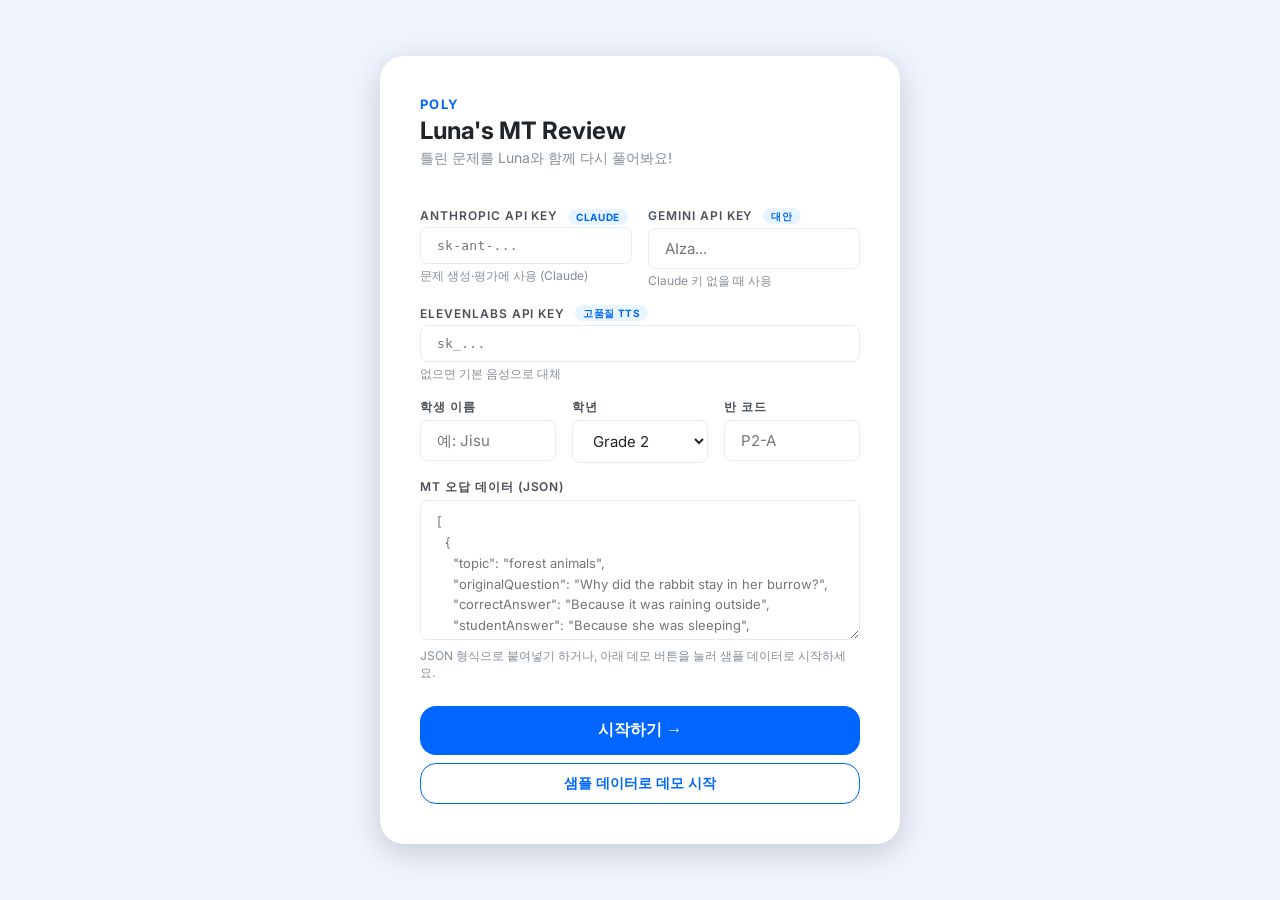
<file: mt-review/index.html>
<!DOCTYPE html>
<html lang="ko">
<head>
  <meta charset="UTF-8">
  <meta name="viewport" content="width=device-width, initial-scale=1.0">
  <title>MT Review — POLY</title>
  <link rel="preconnect" href="https://fonts.googleapis.com">
  <link rel="preconnect" href="https://fonts.gstatic.com" crossorigin>
  <link href="https://fonts.googleapis.com/css2?family=Inter:wght@400;500;600;700&display=swap" rel="stylesheet">
  <link rel="stylesheet" href="styles/tokens.css">
  <style>
    *, *::before, *::after { box-sizing: border-box; margin: 0; padding: 0; }
    body {
      font-family: var(--font-base);
      background: #f0f4ff;
      min-height: 100vh;
      display: flex;
      align-items: center;
      justify-content: center;
      padding: var(--sp-lg);
    }
    .card {
      background: #fff;
      border-radius: var(--r-lg);
      box-shadow: var(--shadow-card);
      padding: var(--sp-xl);
      width: 100%;
      max-width: 520px;
    }
    .logo {
      font-size: 13px;
      font-weight: 700;
      letter-spacing: 0.1em;
      text-transform: uppercase;
      color: var(--poly-blue);
      margin-bottom: var(--sp-xs);
    }
    h1 {
      font-size: 24px;
      font-weight: 700;
      color: var(--gray-800);
      margin-bottom: 4px;
    }
    .subtitle {
      font-size: 14px;
      color: var(--gray-400);
      margin-bottom: var(--sp-xl);
    }
    .field { margin-bottom: var(--sp-md); }
    label {
      display: block;
      font-size: 12px;
      font-weight: 600;
      text-transform: uppercase;
      letter-spacing: 0.08em;
      color: var(--gray-600);
      margin-bottom: var(--sp-xs);
    }
    input, select, textarea {
      width: 100%;
      padding: 10px var(--sp-md);
      border: 1.5px solid var(--gray-200);
      border-radius: var(--r-sm);
      font-size: 15px;
      font-family: var(--font-base);
      color: var(--gray-800);
      transition: border-color 0.2s;
      background: #fff;
    }
    input:focus, select:focus, textarea:focus {
      outline: none;
      border-color: var(--poly-blue);
    }
    textarea { min-height: 140px; resize: vertical; font-size: 13px; line-height: 1.6; }
    .row { display: flex; gap: var(--sp-md); }
    .row .field { flex: 1; }
    .btn-primary {
      display: block;
      width: 100%;
      padding: 14px;
      background: var(--poly-blue);
      color: #fff;
      font-size: 16px;
      font-weight: 700;
      border: none;
      border-radius: var(--r-md);
      cursor: pointer;
      transition: background 0.2s, transform 0.1s;
      margin-top: var(--sp-lg);
    }
    .btn-primary:hover { background: var(--poly-blue-dark); }
    .btn-primary:active { transform: scale(0.98); }
    .btn-demo {
      display: block;
      width: 100%;
      padding: 10px;
      background: transparent;
      color: var(--poly-blue);
      font-size: 14px;
      font-weight: 600;
      border: 1.5px solid var(--poly-blue);
      border-radius: var(--r-md);
      cursor: pointer;
      transition: background 0.2s;
      margin-top: var(--sp-sm);
      text-align: center;
      text-decoration: none;
    }
    .btn-demo:hover { background: rgba(0,102,255,0.06); }
    .hint {
      font-size: 12px;
      color: var(--gray-400);
      margin-top: 4px;
    }
    #api-key-field input, #el-key-field input { font-family: monospace; font-size: 13px; letter-spacing: 0.02em; }
    .key-row { display: flex; gap: var(--sp-md); }
    .key-row .field { flex: 1; }
    .badge-optional {
      font-size: 10px; font-weight: 700; letter-spacing: 0.06em;
      background: #e8f4ff; color: var(--poly-blue);
      border-radius: var(--r-pill); padding: 2px 8px;
      vertical-align: middle; margin-left: 6px;
    }
    #error-msg {
      color: var(--error);
      font-size: 13px;
      margin-top: var(--sp-sm);
      display: none;
    }
  </style>
</head>
<body>
<div class="card">
  <div class="logo">POLY</div>
  <h1>Luna's MT Review</h1>
  <p class="subtitle">틀린 문제를 Luna와 함께 다시 풀어봐요!</p>

  <div class="key-row">
    <div class="field" id="api-key-field">
      <label>Anthropic API Key <span class="badge-optional">Claude</span></label>
      <input type="password" id="api-key" placeholder="sk-ant-..." autocomplete="off">
      <p class="hint">문제 생성·평가에 사용 (Claude)</p>
    </div>
    <div class="field" id="gemini-key-field">
      <label>Gemini API Key <span class="badge-optional">대안</span></label>
      <input type="password" id="gemini-key" placeholder="AIza..." autocomplete="off">
      <p class="hint">Claude 키 없을 때 사용</p>
    </div>
  </div>
  <div class="key-row">
    <div class="field" id="el-key-field">
      <label>ElevenLabs API Key <span class="badge-optional">고품질 TTS</span></label>
      <input type="password" id="el-key" placeholder="sk_..." autocomplete="off">
      <p class="hint">없으면 기본 음성으로 대체</p>
    </div>
  </div>

  <div class="row">
    <div class="field">
      <label>학생 이름</label>
      <input type="text" id="student-name" placeholder="예: Jisu">
    </div>
    <div class="field">
      <label>학년</label>
      <select id="student-grade">
        <option value="1">Grade 1</option>
        <option value="2" selected>Grade 2</option>
        <option value="3">Grade 3</option>
      </select>
    </div>
    <div class="field">
      <label>반 코드</label>
      <input type="text" id="class-code" placeholder="P2-A">
    </div>
  </div>

  <div class="field">
    <label>MT 오답 데이터 (JSON)</label>
    <textarea id="wrong-answers-json" placeholder='[
  {
    "topic": "forest animals",
    "originalQuestion": "Why did the rabbit stay in her burrow?",
    "correctAnswer": "Because it was raining outside",
    "studentAnswer": "Because she was sleeping",
    "concept": "detail",
    "questionNumber": 3
  }
]'></textarea>
    <p class="hint">JSON 형식으로 붙여넣기 하거나, 아래 데모 버튼을 눌러 샘플 데이터로 시작하세요.</p>
  </div>

  <div id="error-msg"></div>

  <button class="btn-primary" onclick="startSession()">시작하기 →</button>
  <a class="btn-demo" href="session.html?demo=true">샘플 데이터로 데모 시작</a>
</div>

<script>
  // Pre-fill API keys from localStorage
  const storedKey = localStorage.getItem('mt_api_key');
  if (storedKey) document.getElementById('api-key').value = storedKey;
  const storedGKey = localStorage.getItem('mt_gemini_key');
  if (storedGKey) document.getElementById('gemini-key').value = storedGKey;
  const storedElKey = localStorage.getItem('mt_el_key');
  if (storedElKey) document.getElementById('el-key').value = storedElKey;

  function showError(msg) {
    const el = document.getElementById('error-msg');
    el.textContent = msg;
    el.style.display = 'block';
  }

  function startSession() {
    const apiKey     = document.getElementById('api-key').value.trim();
    const geminiKey  = document.getElementById('gemini-key').value.trim();
    const elKey      = document.getElementById('el-key').value.trim();
    const name       = document.getElementById('student-name').value.trim();
    const grade      = parseInt(document.getElementById('student-grade').value);
    const classCode  = document.getElementById('class-code').value.trim();
    const jsonRaw    = document.getElementById('wrong-answers-json').value.trim();

    if (!apiKey && !geminiKey) { showError('API 키를 입력해주세요. (Anthropic 또는 Gemini)'); return; }
    if (!name)   { showError('학생 이름을 입력해주세요.'); return; }

    let wrongAnswers;
    try {
      wrongAnswers = jsonRaw ? JSON.parse(jsonRaw) : [];
      if (!Array.isArray(wrongAnswers) || wrongAnswers.length === 0) throw new Error();
    } catch (_) {
      showError('오답 데이터 JSON 형식이 잘못되었습니다. 빈칸이면 데모 버튼을 이용하세요.');
      return;
    }

    // Normalize items (add ids & defaults)
    wrongAnswers = wrongAnswers.map((item, i) => ({
      id: item.id || `wa-${i}`,
      topic: item.topic || 'general',
      originalPassage: item.originalPassage || '',
      originalQuestion: item.originalQuestion || '',
      correctAnswer: item.correctAnswer || '',
      studentAnswer: item.studentAnswer || '',
      concept: item.concept || 'detail',
      questionNumber: item.questionNumber || (i + 1),
    }));

    if (apiKey) localStorage.setItem('mt_api_key', apiKey);
    if (geminiKey) localStorage.setItem('mt_gemini_key', geminiKey);
    if (elKey) localStorage.setItem('mt_el_key', elKey);

    const session = {
      student: {
        id: `student-${Date.now()}`,
        name,
        grade,
        classCode,
        mtDate: new Date().toISOString().split('T')[0],
      },
      wrongAnswers,
    };
    sessionStorage.setItem('mt_session', JSON.stringify(session));

    const url = new URL('session.html', window.location.href);
    if (apiKey) url.searchParams.set('key', apiKey);
    if (geminiKey) url.searchParams.set('gkey', geminiKey);
    if (elKey) url.searchParams.set('elkey', elKey);
    window.location.href = url.toString();
  }
</script>
</body>
</html>
</file>
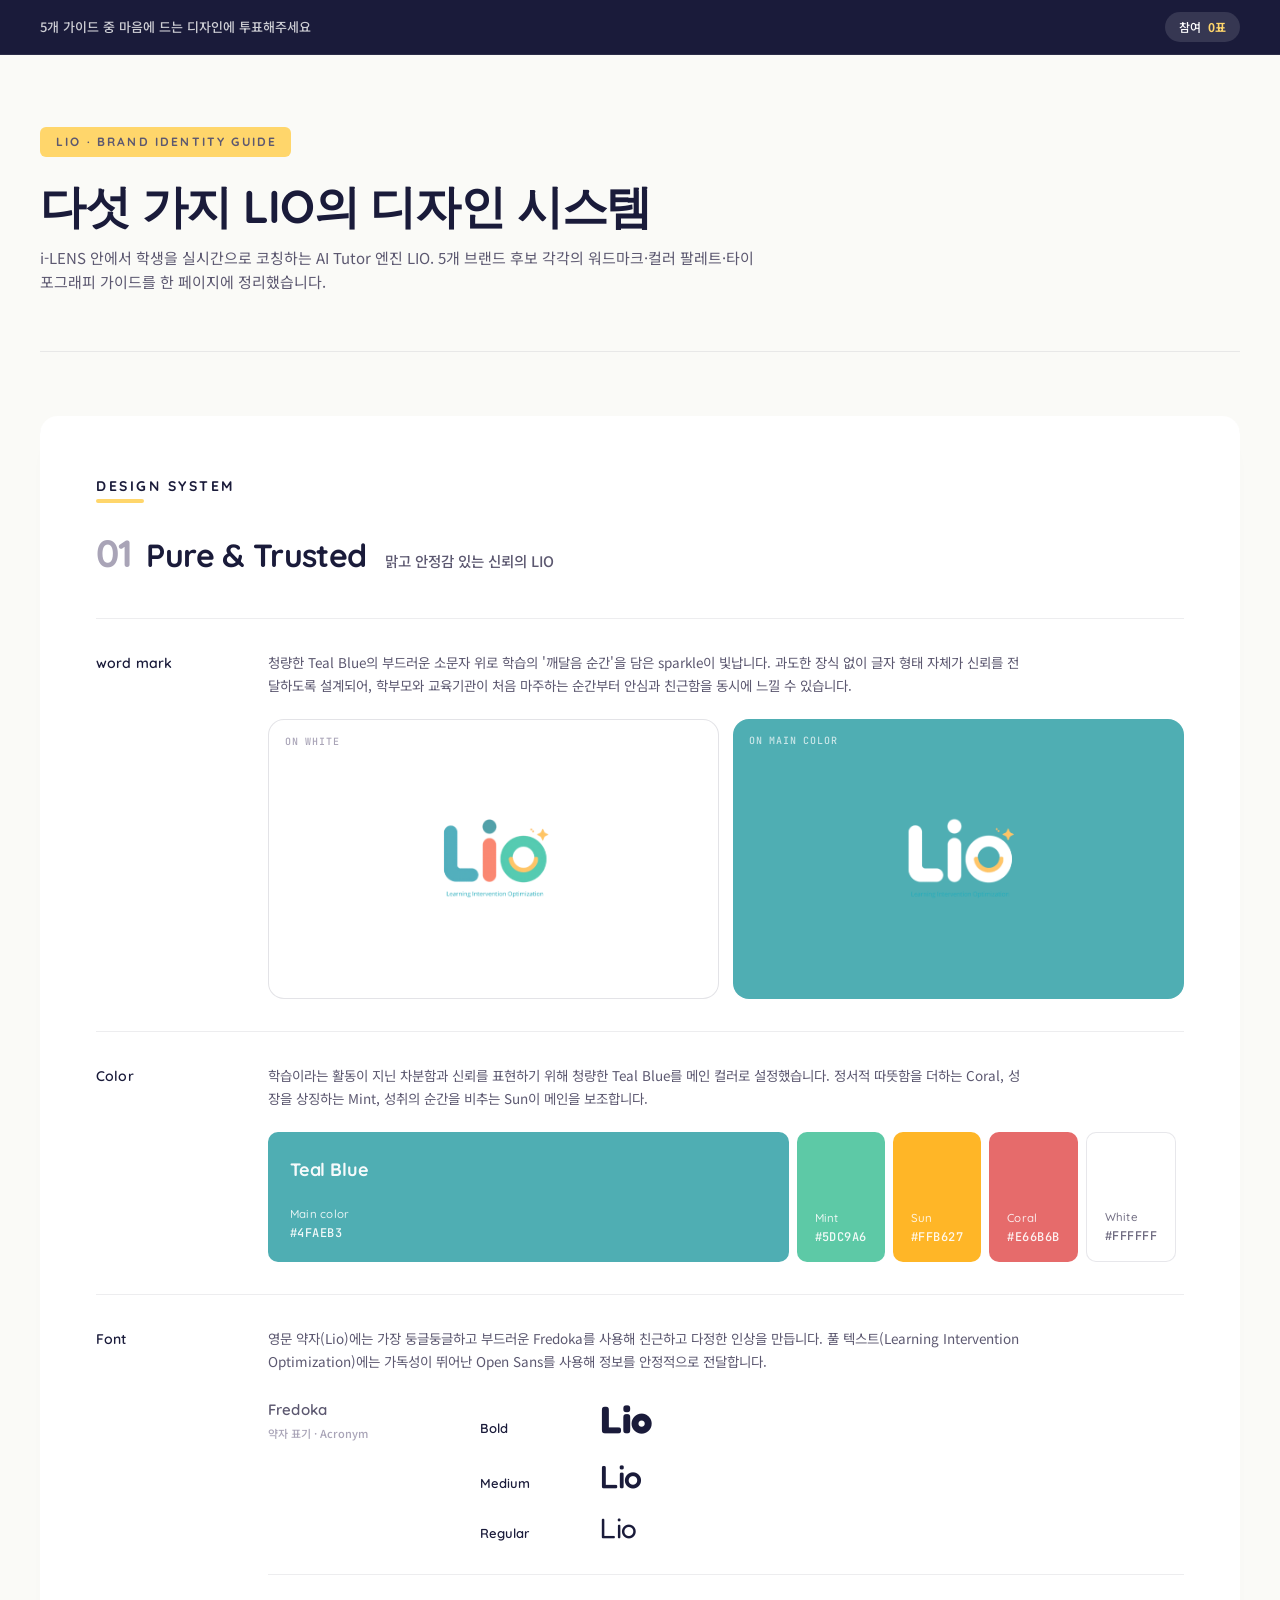
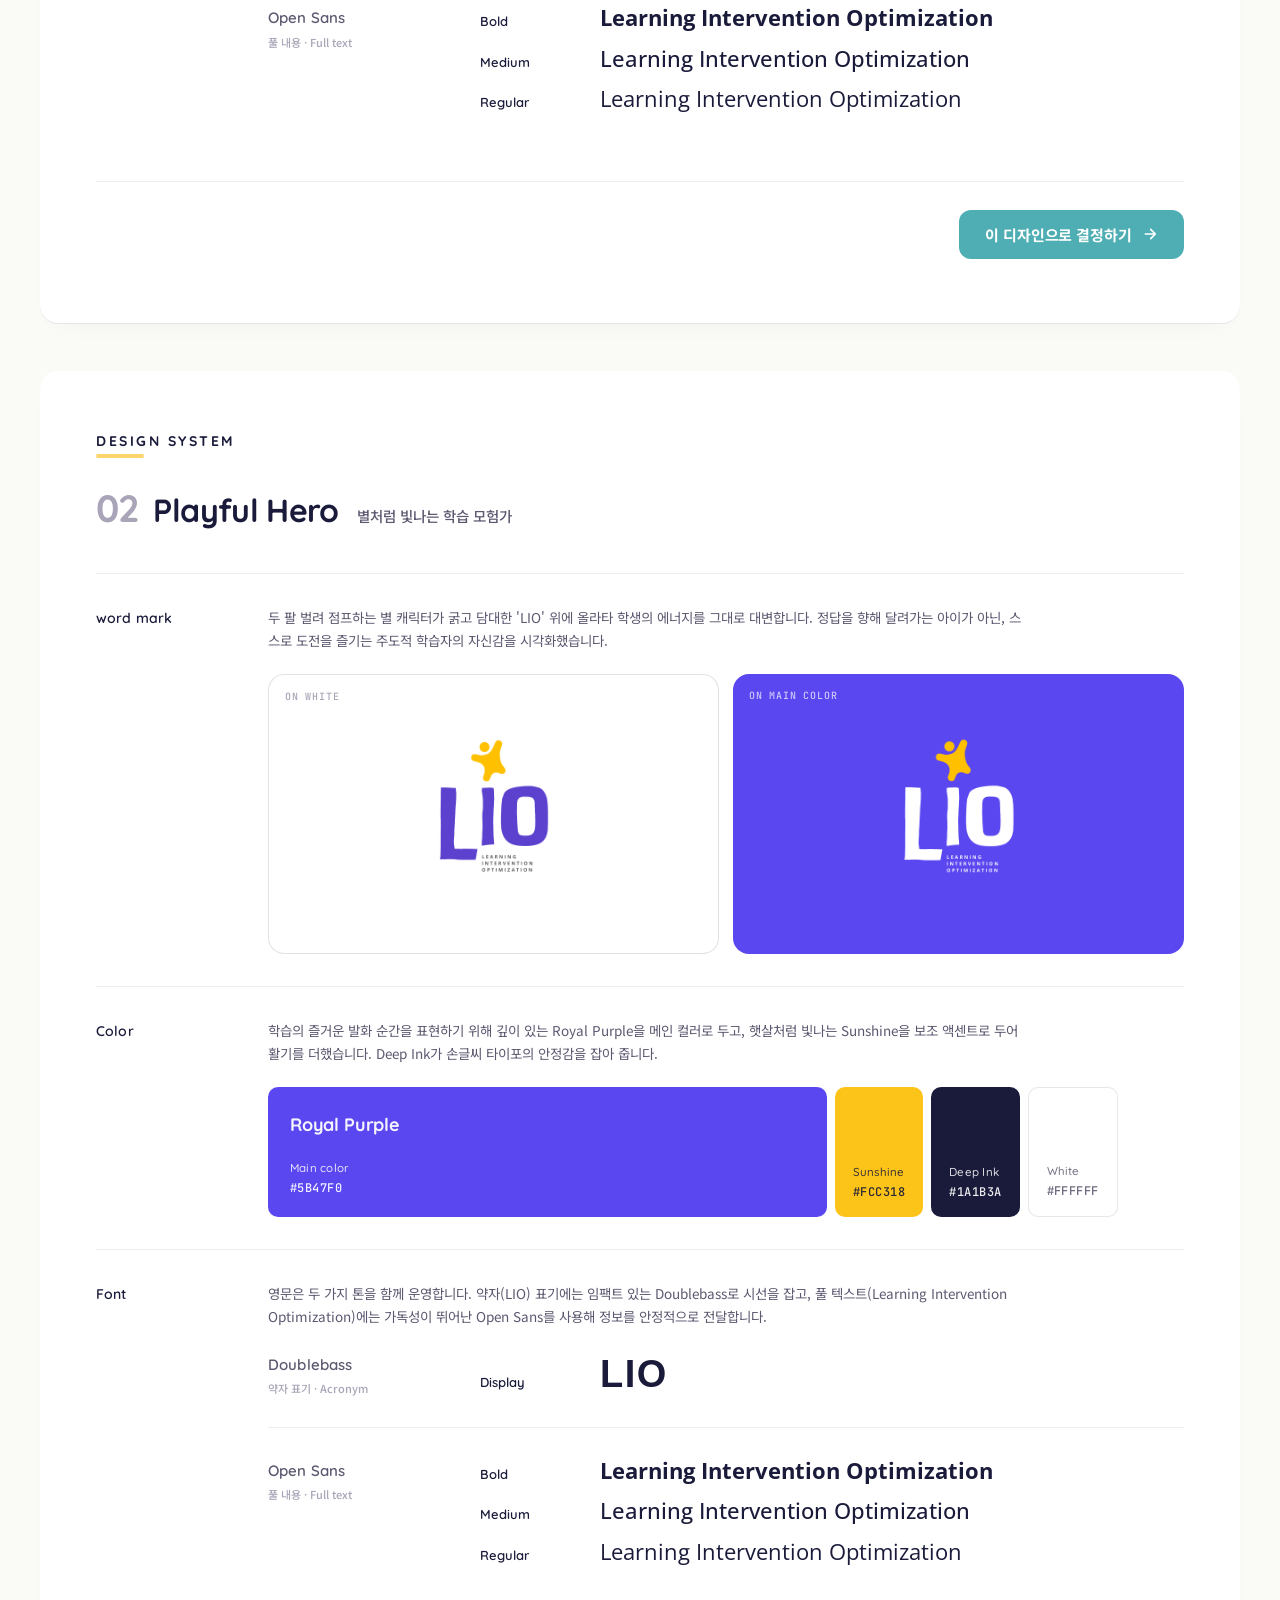
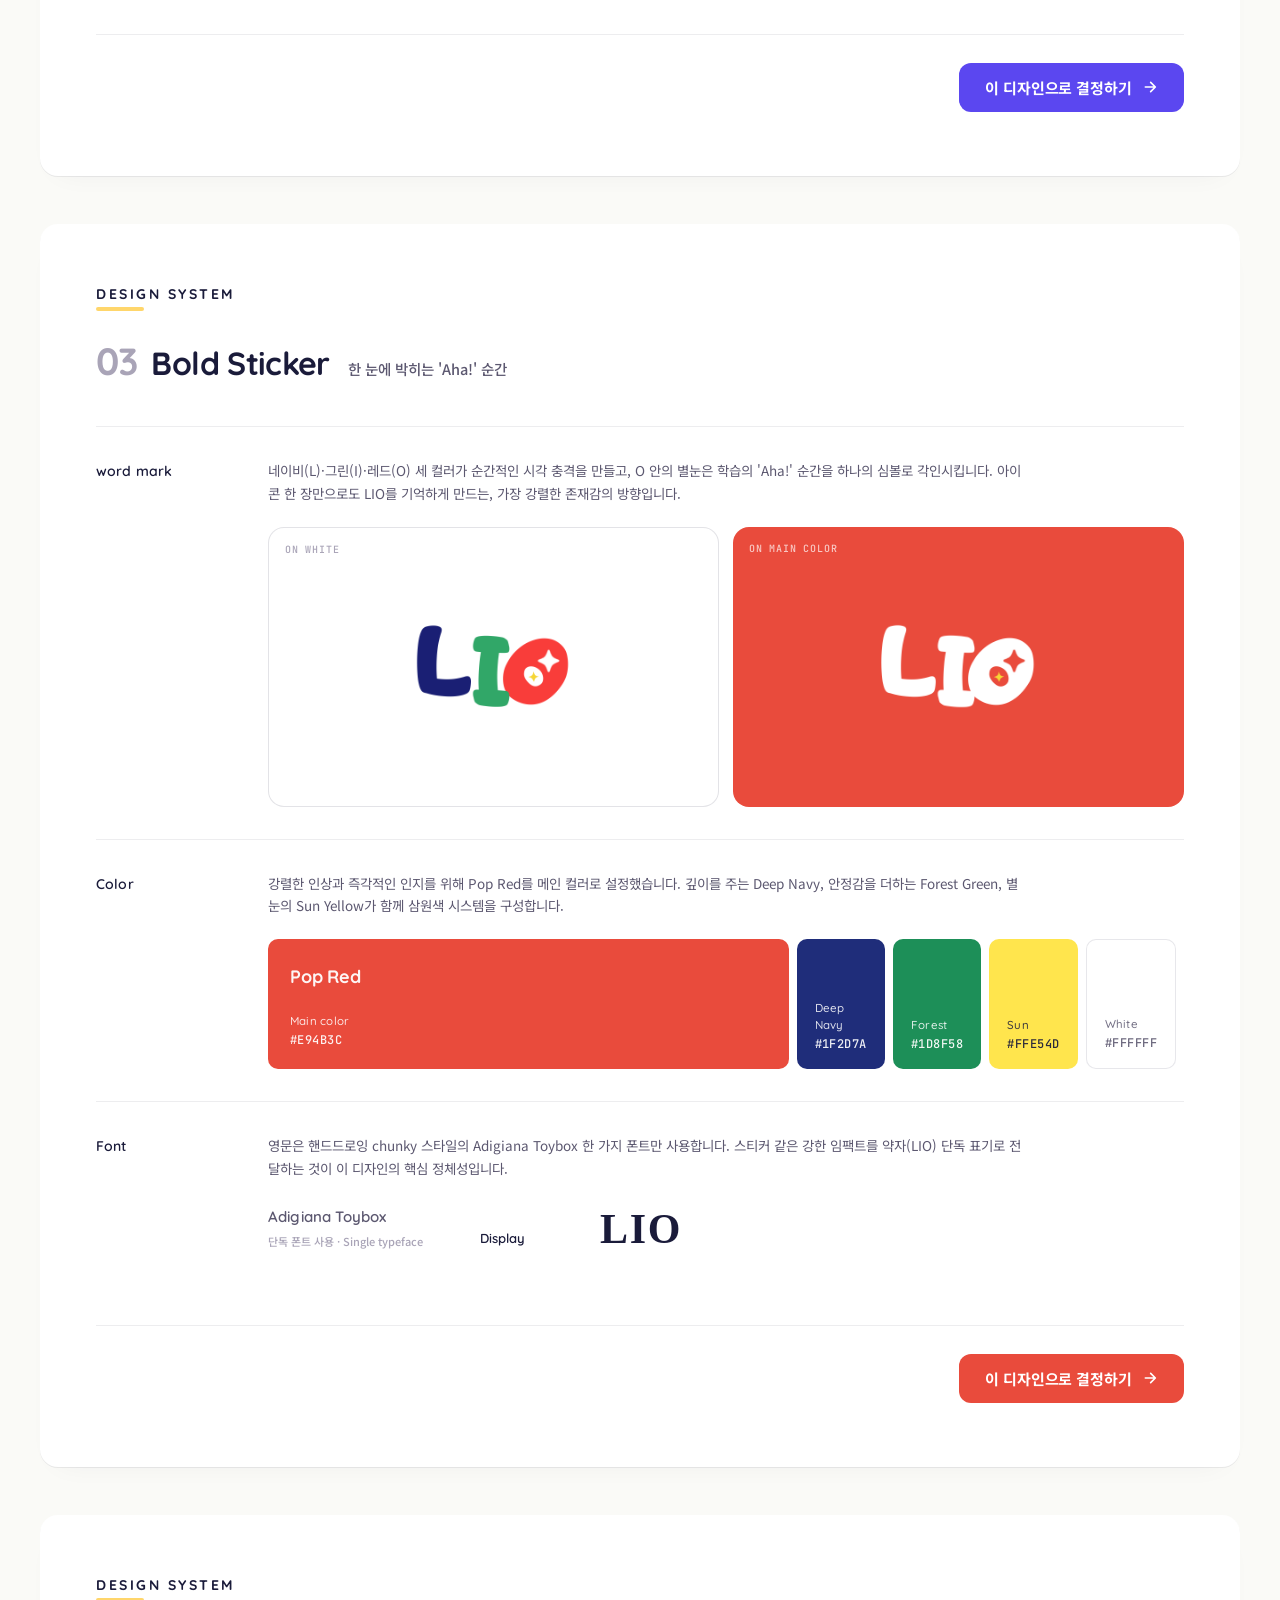
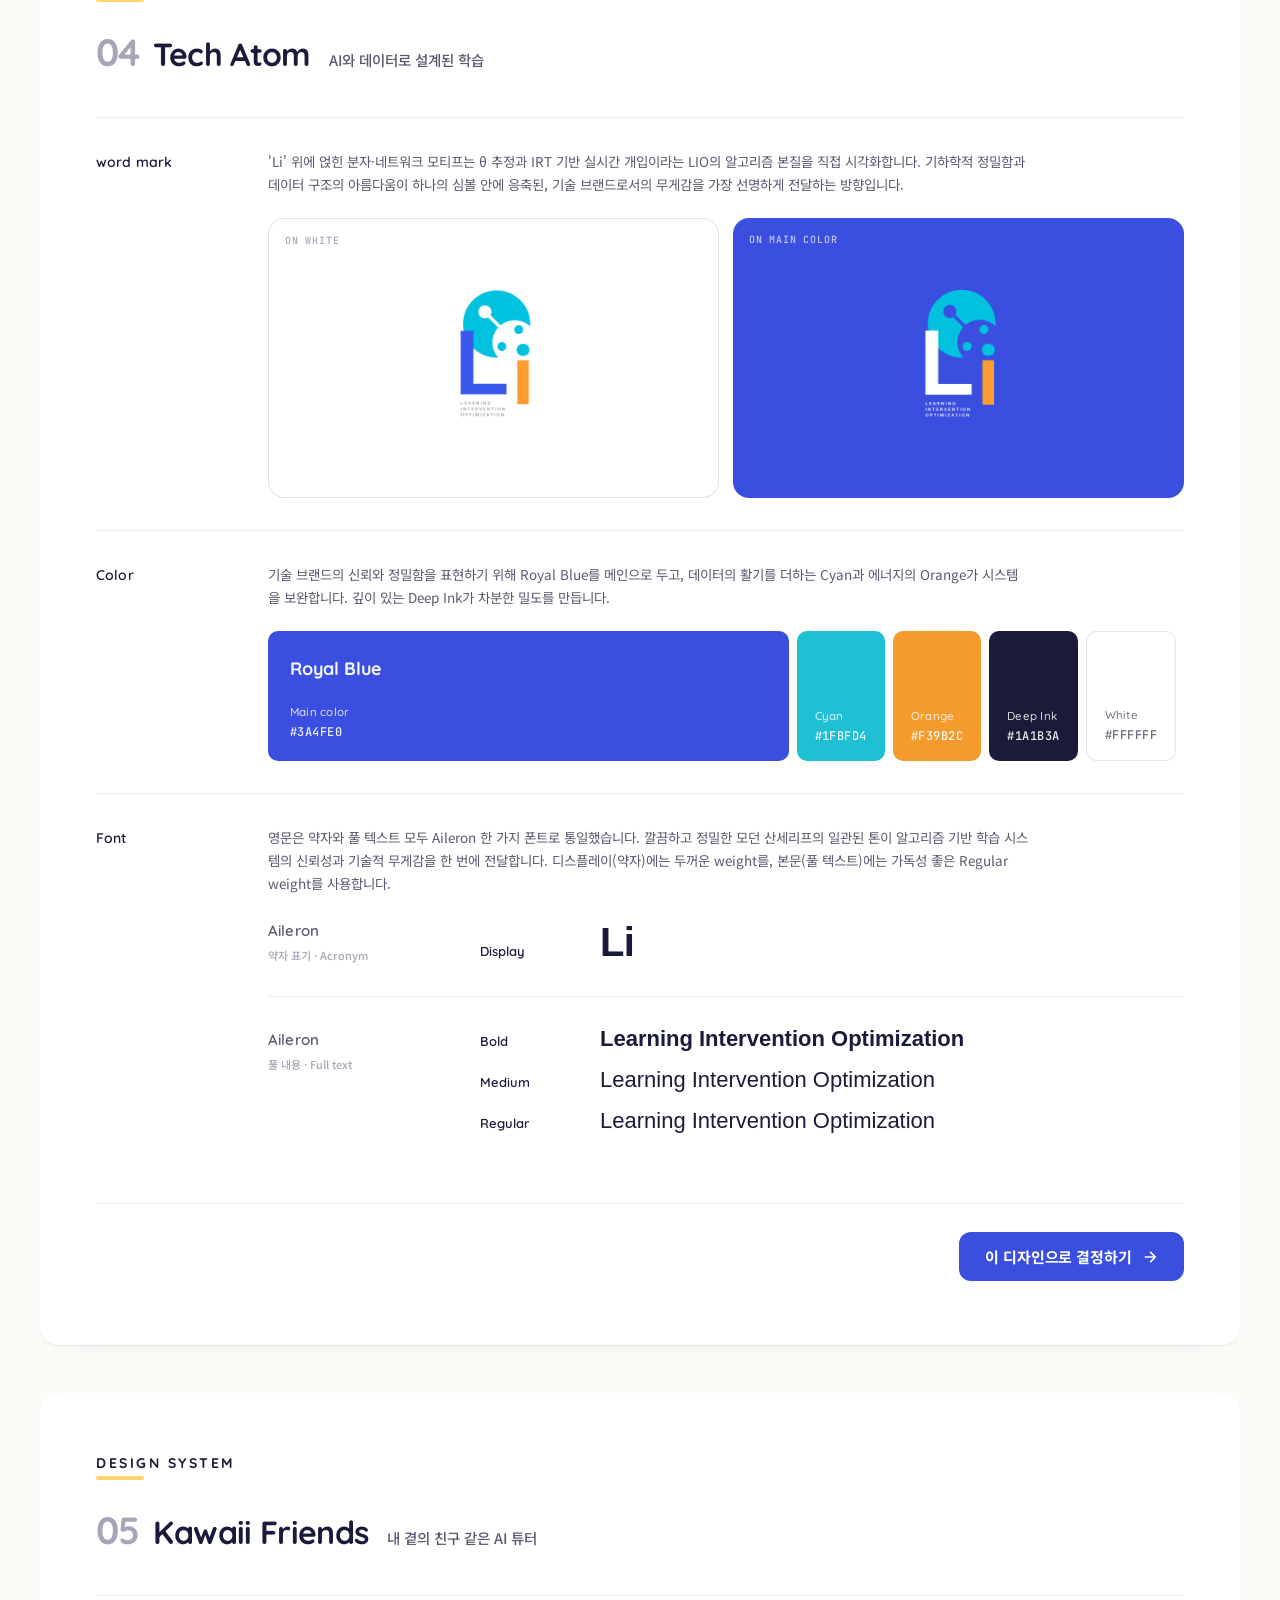
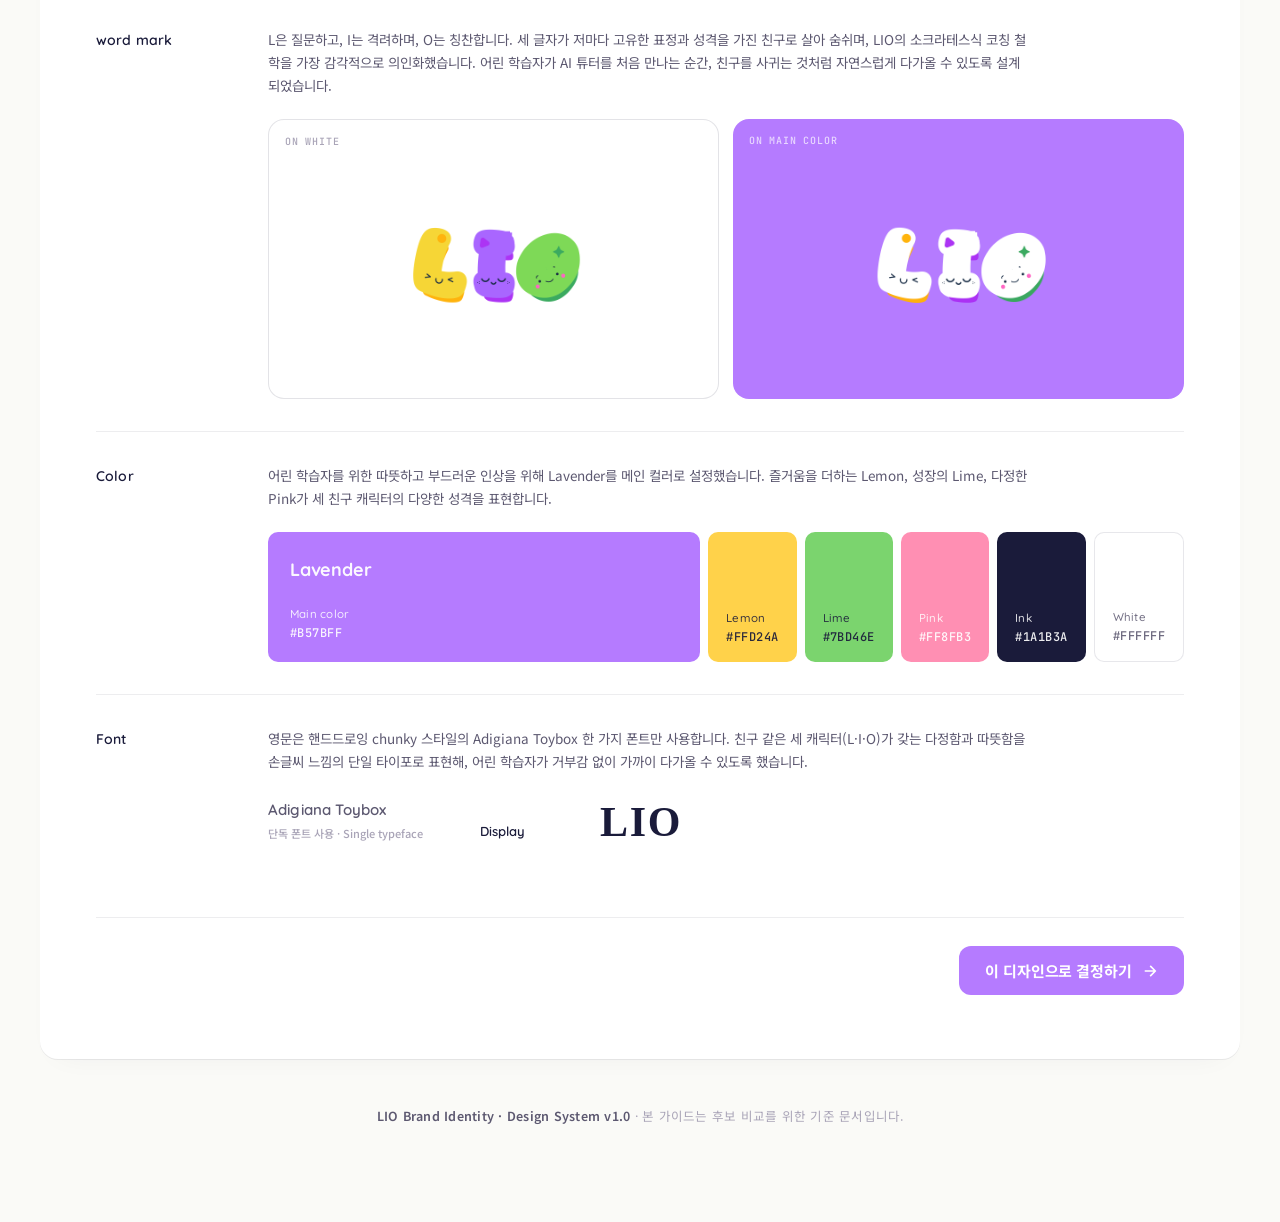
<file: lio-design-system.html>
<!DOCTYPE html>
<html lang="ko">
<head>
<meta charset="UTF-8">
<meta name="viewport" content="width=device-width, initial-scale=1.0">
<title>LIO · Design System · 5 Brand Identity Guides</title>
<link rel="preconnect" href="https://fonts.googleapis.com">
<link rel="preconnect" href="https://fonts.gstatic.com" crossorigin>
<link href="https://fonts.googleapis.com/css2?family=Noto+Sans+KR:wght@400;500;700&family=Quicksand:wght@400;500;700&family=Fredoka:wght@400;500;700&family=Open+Sans:wght@400;500;700&family=JetBrains+Mono:wght@400;500&display=swap" rel="stylesheet">
<style>
  :root {
    --bg: #FAFAF7;
    --surface: #FFFFFF;
    --ink: #1A1B3A;
    --ink-2: #5C5870;
    --ink-3: #A9A4B7;
    --line: rgba(26,27,58,0.08);
    --line-strong: rgba(26,27,58,0.14);
    --accent: #FFD66B;
  }
  * { box-sizing: border-box; margin: 0; padding: 0; }
  html, body {
    font-family: 'Noto Sans KR', -apple-system, BlinkMacSystemFont, system-ui, sans-serif;
    color: var(--ink);
    background: var(--bg);
    line-height: 1.5;
    -webkit-font-smoothing: antialiased;
    -moz-osx-font-smoothing: grayscale;
  }
  .wrap {
    max-width: 1280px;
    margin: 0 auto;
    padding: 72px 40px 96px;
  }

  /* PAGE HEADER */
  .page-header {
    margin-bottom: 64px;
    padding-bottom: 56px;
    border-bottom: 1px solid var(--line);
  }
  .page-header .kicker {
    display: inline-block;
    font-family: 'Quicksand', sans-serif;
    font-size: 12px;
    font-weight: 700;
    letter-spacing: 0.18em;
    text-transform: uppercase;
    color: #5C5870;
    background: var(--accent);
    padding: 6px 14px 6px 16px;
    border-radius: 6px;
    margin-bottom: 24px;
  }
  .page-header h1 {
    font-family: 'Quicksand', sans-serif;
    font-weight: 700;
    font-size: clamp(34px, 4vw, 46px);
    line-height: 1.1;
    letter-spacing: -0.025em;
    margin-bottom: 14px;
    color: var(--ink);
  }
  .page-header .lead {
    font-size: 15px;
    color: var(--ink-2);
    max-width: 720px;
    line-height: 1.65;
  }

  /* GUIDE CARD */
  .guide {
    background: var(--surface);
    border-radius: 18px;
    padding: 56px 56px 64px;
    margin-bottom: 48px;
    box-shadow: 0 1px 0 var(--line), 0 12px 28px -20px rgba(26,27,58,0.08);
  }

  .guide-head {
    margin-bottom: 36px;
  }
  .ds-title {
    font-family: 'Quicksand', sans-serif;
    font-weight: 700;
    font-size: 14px;
    letter-spacing: 0.18em;
    color: var(--ink);
    position: relative;
    display: inline-block;
    padding-bottom: 6px;
  }
  .ds-title::after {
    content: '';
    position: absolute;
    left: 0;
    bottom: 0;
    width: 48px;
    height: 4px;
    background: var(--accent);
    border-radius: 2px;
  }
  .guide-sub {
    margin-top: 22px;
    display: flex;
    flex-wrap: wrap;
    align-items: baseline;
    gap: 14px;
  }
  .guide-sub .num {
    font-family: 'Quicksand', sans-serif;
    font-weight: 700;
    font-size: 38px;
    color: var(--ink-3);
    letter-spacing: -0.02em;
  }
  .guide-sub .gname {
    font-family: 'Quicksand', sans-serif;
    font-weight: 700;
    font-size: 32px;
    letter-spacing: -0.02em;
    color: var(--ink);
  }
  .guide-sub .kr-concept {
    font-size: 14.5px;
    color: var(--ink-2);
    font-weight: 500;
    margin-left: 4px;
  }
  .guide-sub .gtag {
    margin-left: auto;
    font-size: 11px;
    font-weight: 600;
    letter-spacing: 0.04em;
    color: var(--ink-2);
    background: var(--accent);
    padding: 5px 12px;
    border-radius: 999px;
  }

  /* ROW */
  .row {
    display: grid;
    grid-template-columns: 140px 1fr;
    gap: 32px;
    padding: 32px 0;
    border-top: 1px solid var(--line);
  }
  .row .label {
    font-family: 'Quicksand', sans-serif;
    font-size: 14px;
    font-weight: 600;
    letter-spacing: 0.01em;
    color: var(--ink);
    padding-top: 2px;
  }
  .row .content {
    display: flex;
    flex-direction: column;
    gap: 22px;
  }
  .row .desc {
    font-size: 13.5px;
    color: var(--ink-2);
    line-height: 1.7;
    max-width: 760px;
  }

  /* WORDMARK */
  .wordmark-row {
    display: grid;
    grid-template-columns: 1fr 1fr;
    gap: 14px;
  }
  .wordmark-card {
    height: 280px;
    border-radius: 16px;
    display: flex;
    align-items: center;
    justify-content: center;
    padding: 28px 36px;
    border: none;
    position: relative;
    overflow: hidden;
    transition: transform 0.3s cubic-bezier(0.16,1,0.3,1);
  }
  .wordmark-card:hover { transform: translateY(-3px); }
  .wordmark-card.white { background: #FFFFFF; border: 1px solid rgba(26, 27, 58, 0.12); }
  .wordmark-card.color { border: none; }
  .wordmark-card img {
    max-height: 100%;
    max-width: 100%;
    object-fit: contain;
  }
  .card-tag {
    position: absolute;
    top: 14px;
    left: 16px;
    font-family: 'JetBrains Mono', monospace;
    font-size: 10px;
    letter-spacing: 0.08em;
    text-transform: uppercase;
    color: var(--ink-3);
    font-weight: 500;
  }

  /* COLOR */
  .color-grid {
    display: grid;
    grid-template-columns: 1.6fr 1fr;
    gap: 8px;
  }
  .color-row {
    display: grid;
    grid-template-columns: repeat(5, 1fr);
    gap: 8px;
  }
  @media (max-width: 880px) {
    .color-grid { grid-template-columns: 1fr; }
    .color-row { grid-template-columns: repeat(2, 1fr); }
  }
  .color-card {
    border-radius: 10px;
    padding: 18px 18px 16px;
    display: flex;
    flex-direction: column;
    justify-content: flex-end;
    min-height: 130px;
    font-family: 'JetBrains Mono', 'Quicksand', monospace;
    transition: transform 0.2s;
  }
  .color-card:hover { transform: translateY(-2px); }
  .color-card.main {
    min-height: 130px;
    padding: 24px 22px 20px;
  }
  .color-card .name {
    font-family: 'Quicksand', sans-serif;
    font-size: 18px;
    font-weight: 700;
    letter-spacing: -0.01em;
    margin-bottom: auto;
    opacity: 0.95;
  }
  .color-card .lbl {
    font-size: 11.5px;
    font-weight: 500;
    opacity: 0.85;
    font-family: 'Quicksand', sans-serif;
    letter-spacing: 0.02em;
  }
  .color-card .hex {
    font-size: 12px;
    font-weight: 500;
    opacity: 0.92;
    margin-top: 2px;
    letter-spacing: 0.04em;
  }

  /* FONTS */
  .fonts {
    display: flex;
    flex-direction: column;
    gap: 28px;
  }
  .font-block {
    display: grid;
    grid-template-columns: 180px 1fr;
    gap: 32px;
    padding: 0;
  }
  .font-block + .font-block {
    border-top: 1px solid var(--line);
    padding-top: 28px;
  }
  .font-name {
    font-family: 'Quicksand', sans-serif;
    font-size: 15px;
    font-weight: 600;
    color: var(--ink-2);
    letter-spacing: 0.01em;
    padding-top: 4px;
    display: flex;
    flex-direction: column;
    gap: 4px;
  }
  .font-name .font-sub {
    font-family: 'Noto Sans KR', sans-serif;
    font-size: 11px;
    font-weight: 500;
    color: var(--ink-3);
    letter-spacing: 0;
  }
  .font-rows {
    display: flex;
    flex-direction: column;
    gap: 12px;
  }
  .fr {
    display: grid;
    grid-template-columns: 96px 1fr;
    gap: 24px;
    align-items: baseline;
  }
  .fr .fw {
    font-family: 'Quicksand', sans-serif;
    font-size: 13px;
    font-weight: 600;
    color: var(--ink);
  }
  .fr .fs {
    font-size: 22px;
    line-height: 1.3;
    color: var(--ink);
  }

  /* responsive */
  @media (max-width: 720px) {
    .wrap { padding: 48px 20px 64px; }
    .wordmark-card { height: 220px; padding: 24px; }
    .rank-row { grid-template-columns: 44px 76px 1fr; gap: 12px; padding: 14px 16px; }
    .rank-logo { width: 68px; height: 68px; }
    .rank-row.first .rank-logo { width: 84px; height: 84px; }
    .guide { padding: 36px 24px 40px; }
    .row { grid-template-columns: 1fr; gap: 14px; }
    .wordmark-row { grid-template-columns: 1fr; }
    .font-block { grid-template-columns: 1fr; gap: 14px; }
    .fr { grid-template-columns: 80px 1fr; gap: 14px; }
    .fr .fs { font-size: 18px; }
    .guide-sub .gtag { margin-left: 0; }
  }

  /* footer */
  .page-footer {
    margin-top: 40px;
    text-align: center;
    font-size: 12.5px;
    color: var(--ink-3);
    letter-spacing: 0.02em;
  }
  .page-footer strong {
    color: var(--ink-2);
    font-weight: 600;
  }

  /* TOP BAR */
  .top-bar {
    position: sticky;
    top: 0;
    z-index: 50;
    background: var(--ink);
    color: #fff;
    padding: 12px 0;
    border-bottom: 1px solid rgba(255,255,255,0.08);
  }
  .top-bar-inner {
    max-width: 1280px;
    margin: 0 auto;
    padding: 0 40px;
    display: flex;
    align-items: center;
    justify-content: space-between;
    gap: 16px;
    font-size: 13px;
    font-weight: 500;
  }
  .top-bar .tb-label { color: rgba(255,255,255,0.78); }
  .top-bar .tb-stat {
    background: rgba(255,255,255,0.12);
    padding: 6px 14px;
    border-radius: 999px;
    font-size: 12px;
  }
  .top-bar .tb-stat strong {
    color: var(--accent);
    font-weight: 700;
    margin-left: 4px;
    font-feature-settings: "tnum";
  }
  @media (max-width: 720px) {
    .top-bar-inner { padding: 0 20px; font-size: 11.5px; }
    .top-bar .tb-label { display: none; }
  }

  /* VOTE BUTTON inside each guide */
  .vote-cta-row {
    margin-top: 36px;
    padding-top: 28px;
    border-top: 1px solid var(--line);
    display: flex;
    justify-content: flex-end;
  }
  .vote-cta {
    appearance: none;
    border: none;
    color: #fff;
    font-family: 'Noto Sans KR', sans-serif;
    font-size: 15px;
    font-weight: 700;
    padding: 14px 26px;
    border-radius: 12px;
    cursor: pointer;
    display: inline-flex;
    align-items: center;
    gap: 10px;
    transition: transform 0.2s, box-shadow 0.2s, filter 0.2s;
    letter-spacing: -0.005em;
  }
  .vote-cta:hover {
    transform: translateY(-2px);
    box-shadow: 0 14px 24px -10px rgba(26,27,58,0.25);
    filter: brightness(1.06);
  }
  .vote-cta:active { transform: translateY(0); }
  .vote-cta svg { transition: transform 0.3s cubic-bezier(0.16,1,0.3,1); }
  .vote-cta:hover svg { transform: translateX(4px); }

  /* RESULTS SECTION */
  .results-section {
    background: var(--surface);
    border-radius: 18px;
    padding: 48px 56px 56px;
    margin-bottom: 48px;
    box-shadow: 0 1px 0 var(--line), 0 12px 28px -20px rgba(26,27,58,0.08);
    display: none;
  }
  .results-section.show {
    display: block;
    animation: rIn 0.6s cubic-bezier(0.16,1,0.3,1);
  }
  @keyframes rIn {
    from { opacity: 0; transform: translateY(16px); }
    to { opacity: 1; transform: translateY(0); }
  }
  .results-head {
    display: flex;
    align-items: flex-end;
    justify-content: space-between;
    margin-bottom: 32px;
    flex-wrap: wrap;
    gap: 16px;
  }
  .results-title {
    font-family: 'Quicksand', sans-serif;
    font-weight: 700;
    font-size: 32px;
    letter-spacing: -0.02em;
    margin-top: 18px;
    color: var(--ink);
  }
  .results-sub {
    font-size: 14px;
    color: var(--ink-2);
    margin-top: 6px;
  }
  .reset-btn {
    appearance: none;
    border: 1.5px solid var(--line-strong);
    background: var(--surface);
    color: var(--ink);
    font-family: 'Noto Sans KR', sans-serif;
    font-size: 13px;
    font-weight: 600;
    padding: 10px 18px;
    border-radius: 11px;
    cursor: pointer;
    display: inline-flex;
    align-items: center;
    gap: 7px;
    transition: all 0.2s;
  }
  .reset-btn:hover {
    background: var(--ink);
    color: #fff;
    border-color: var(--ink);
  }
  .ranking {
    display: flex;
    flex-direction: column;
    gap: 12px;
    list-style: none;
  }
  .rank-row {
    display: grid;
    grid-template-columns: 60px 104px 1fr;
    align-items: center;
    gap: 20px;
    padding: 20px 24px 20px 20px;
    background: var(--bg);
    border: 1.5px solid var(--line);
    border-radius: 16px;
    position: relative;
    overflow: hidden;
    transition: transform 0.3s, border-color 0.3s;
  }
  .rank-row:hover {
    transform: translateX(3px);
    border-color: var(--row-theme);
  }
  .rank-row.first {
    background: linear-gradient(135deg, #FFF7DC 0%, #FFEFC1 100%);
    border-color: #E5A623;
    padding: 26px;
  }
  .rank-pos {
    display: flex;
    flex-direction: column;
    align-items: center;
    gap: 3px;
  }
  .rank-num {
    font-family: 'Quicksand', sans-serif;
    font-weight: 700;
    font-size: 32px;
    line-height: 1;
    letter-spacing: -0.03em;
    color: var(--ink);
  }
  .rank-row.first .rank-num { color: #E5A623; font-size: 40px; }
  .rank-row.second .rank-num { color: #9CA3B7; }
  .rank-row.third .rank-num { color: #C68A4E; }
  .medal {
    font-size: 9px;
    font-weight: 700;
    letter-spacing: 0.12em;
    text-transform: uppercase;
    color: var(--ink-3);
    font-family: 'Quicksand', sans-serif;
  }
  .rank-row.first .medal { color: #E5A623; }
  .rank-logo {
    width: 88px;
    height: 88px;
    border-radius: 14px;
    background: #FFFFFF;
    border: none;
    display: flex;
    align-items: center;
    justify-content: center;
    padding: 10px;
    flex-shrink: 0;
    overflow: hidden;
  }
  .rank-row.first .rank-logo {
    width: 112px;
    height: 112px;
    padding: 12px;
    box-shadow: 0 10px 22px -8px rgba(229,166,35,0.5);
  }
  .rank-logo img { max-width: 100%; max-height: 100%; object-fit: contain; }
  .rank-info {
    display: flex;
    flex-direction: column;
    gap: 8px;
    min-width: 0;
  }
  .rank-info-top {
    display: flex;
    align-items: baseline;
    justify-content: space-between;
    gap: 12px;
    flex-wrap: wrap;
  }
  .rank-name {
    font-family: 'Quicksand', sans-serif;
    font-weight: 700;
    font-size: 20px;
    letter-spacing: -0.01em;
    color: var(--ink);
  }
  .rank-row.first .rank-name { font-size: 26px; }
  .rank-name .kr {
    display: inline-block;
    font-family: 'Noto Sans KR', sans-serif;
    font-size: 12.5px;
    font-weight: 500;
    color: var(--ink-2);
    margin-left: 8px;
  }
  .rank-pct {
    font-family: 'Quicksand', sans-serif;
    font-weight: 700;
    font-size: 22px;
    color: var(--row-theme);
    font-feature-settings: "tnum";
  }
  .rank-row.first .rank-pct { font-size: 30px; }
  .rank-pct .votes {
    font-family: 'Noto Sans KR', sans-serif;
    font-size: 12px;
    font-weight: 500;
    color: var(--ink-3);
    margin-left: 6px;
  }
  .rank-bar {
    height: 9px;
    background: rgba(26,27,58,0.06);
    border-radius: 999px;
    overflow: hidden;
  }
  .rank-bar-fill {
    height: 100%;
    background: var(--row-theme);
    border-radius: 999px;
    width: 0;
    transition: width 1.1s cubic-bezier(0.16,1,0.3,1);
  }
  .rank-row.first .rank-bar-fill {
    background: linear-gradient(90deg, #E5A623, #F4B731);
  }
  .winner-star {
    position: absolute;
    top: 10px;
    right: 16px;
    font-family: 'Quicksand', sans-serif;
    font-weight: 700;
    font-size: 11px;
    color: #E5A623;
    letter-spacing: 0.12em;
    text-transform: uppercase;
  }
  .winner-star::before {
    content: '★';
    margin-right: 4px;
    font-size: 13px;
  }

  /* When a guide is the user choice, give it a soft highlight */
  .guide.chosen {
    box-shadow: 0 0 0 3px var(--accent), 0 1px 0 var(--line), 0 14px 32px -16px rgba(26,27,58,0.18);
  }





  /* LOGO ZOOM MODAL */
  .wordmark-card { cursor: zoom-in; }
  .zoom-hint {
    position: absolute;
    top: 14px;
    right: 14px;
    width: 34px;
    height: 34px;
    background: rgba(0, 0, 0, 0.5);
    backdrop-filter: blur(6px);
    -webkit-backdrop-filter: blur(6px);
    border-radius: 50%;
    display: flex;
    align-items: center;
    justify-content: center;
    color: white;
    opacity: 0;
    transition: opacity 0.25s ease, transform 0.25s cubic-bezier(0.16,1,0.3,1);
    pointer-events: none;
    z-index: 2;
    transform: translateY(-4px);
  }
  .wordmark-card:hover .zoom-hint {
    opacity: 1;
    transform: translateY(0);
  }
  .logo-modal {
    position: fixed;
    inset: 0;
    z-index: 200;
    display: none;
    align-items: center;
    justify-content: center;
    padding: 40px 20px;
  }
  .logo-modal.show { display: flex; }
  .logo-modal-backdrop {
    position: absolute;
    inset: 0;
    background: rgba(15, 14, 24, 0.88);
    backdrop-filter: blur(10px);
    -webkit-backdrop-filter: blur(10px);
    animation: lmFade 0.3s ease;
    cursor: zoom-out;
  }
  .logo-modal-content {
    position: relative;
    display: flex;
    flex-direction: column;
    align-items: center;
    gap: 24px;
    animation: lmZoom 0.4s cubic-bezier(0.16, 1, 0.3, 1);
    max-width: 92vw;
    max-height: 90vh;
  }
  .logo-modal-frame {
    border-radius: 24px;
    display: flex;
    align-items: center;
    justify-content: center;
    padding: 56px 72px;
    width: clamp(360px, 70vw, 720px);
    height: clamp(360px, 70vh, 560px);
    transition: background 0.3s ease;
    position: relative;
    overflow: hidden;
  }
  .logo-modal-frame img {
    max-width: 100%;
    max-height: 100%;
    object-fit: contain;
  }
  .logo-modal-meta {
    color: rgba(255, 255, 255, 0.92);
    font-family: 'Quicksand', sans-serif;
    text-align: center;
    display: flex;
    flex-direction: column;
    gap: 4px;
  }
  .logo-modal-meta .lm-title {
    font-size: 20px;
    font-weight: 700;
    letter-spacing: -0.01em;
  }
  .logo-modal-meta .lm-sub {
    font-size: 13px;
    color: rgba(255, 255, 255, 0.55);
    font-weight: 500;
    letter-spacing: 0.08em;
    text-transform: uppercase;
  }
  .logo-modal-close {
    position: fixed;
    top: 24px;
    right: 24px;
    z-index: 1;
    width: 48px;
    height: 48px;
    border: none;
    background: rgba(255, 255, 255, 0.12);
    color: white;
    border-radius: 50%;
    cursor: pointer;
    display: flex;
    align-items: center;
    justify-content: center;
    transition: background 0.2s, transform 0.2s;
    backdrop-filter: blur(8px);
    -webkit-backdrop-filter: blur(8px);
  }
  .logo-modal-close:hover {
    background: rgba(255, 255, 255, 0.22);
    transform: rotate(90deg);
  }
  @keyframes lmFade { from {opacity: 0;} to {opacity: 1;} }
  @keyframes lmZoom { from { opacity: 0; transform: scale(0.92); } to { opacity: 1; transform: scale(1); } }
  @media (max-width: 720px) {
    .logo-modal-frame { padding: 32px 36px; }
    .logo-modal-close { top: 14px; right: 14px; width: 40px; height: 40px; }
  }

</style>
</head>
<body>
<div class="top-bar" id="topBar">
  <div class="top-bar-inner">
    <span class="tb-label">5개 가이드 중 마음에 드는 디자인에 투표해주세요</span>
    <span class="tb-stat" id="tbStat">참여 <strong>0표</strong></span>
  </div>
</div>
<div class="wrap">

<section class="results-section" id="resultsSection">
  <header class="results-head">
    <div>
      <h2 class="ds-title">VOTE RESULT</h2>
      <p class="results-title">투표가 완료되었습니다</p>
      <p class="results-sub" id="resultsSub">가장 많은 표를 받은 후보가 1위입니다.</p>
    </div>
    <button class="reset-btn" id="resetBtn">
      <svg width="14" height="14" viewBox="0 0 24 24" fill="none" stroke="currentColor" stroke-width="2" stroke-linecap="round" stroke-linejoin="round"><path d="M21 12a9 9 0 1 1-3-6.7L21 8M21 3v5h-5"/></svg>
      다시 투표하기
    </button>
  </header>
  <ol class="ranking" id="rankingList"></ol>
</section>

<header class="page-header">
  <span class="kicker">LIO · Brand Identity Guide</span>
  <h1>다섯 가지 LIO의 디자인 시스템</h1>
  <p class="lead">i-LENS 안에서 학생을 실시간으로 코칭하는 AI Tutor 엔진 LIO. 5개 브랜드 후보 각각의 워드마크·컬러 팔레트·타이포그래피 가이드를 한 페이지에 정리했습니다.</p>
</header>

<section class="guide guide-1">
  <header class="guide-head">
    <h2 class="ds-title">DESIGN SYSTEM</h2>
    <p class="guide-sub"><span class="num">01</span><span class="gname">Pure & Trusted</span><span class="kr-concept">맑고 안정감 있는 신뢰의 LIO</span></p>
  </header>

  <div class="row">
    <div class="label">word mark</div>
    <div class="content">
      <p class="desc">청량한 Teal Blue의 부드러운 소문자 위로 학습의 '깨달음 순간'을 담은 sparkle이 빛납니다. 과도한 장식 없이 글자 형태 자체가 신뢰를 전달하도록 설계되어, 학부모와 교육기관이 처음 마주하는 순간부터 안심과 친근함을 동시에 느낄 수 있습니다.</p>
      <div class="wordmark-row">
        <div class="wordmark-card white">
          <span class="card-tag">on white</span>
          <img src="logos/logo-1.png" alt="LIO Pure & Trusted">
        </div>
        <div class="wordmark-card color" style="background:#4FAEB3">
          <span class="card-tag" style="color: rgba(255,255,255,0.7)">on main color</span>
          <img src="logos/logo-1_w.png" alt="LIO Pure & Trusted">
        </div>
      </div>
    </div>
  </div>

  <div class="row">
    <div class="label">Color</div>
    <div class="content">
      <p class="desc">학습이라는 활동이 지닌 차분함과 신뢰를 표현하기 위해 청량한 Teal Blue를 메인 컬러로 설정했습니다. 정서적 따뜻함을 더하는 Coral, 성장을 상징하는 Mint, 성취의 순간을 비추는 Sun이 메인을 보조합니다.</p>
      <div class="color-grid">
        <div class="color-card main" style="background:#4FAEB3; color:#fff">
            <div class="name">Teal Blue</div>
            <div class="lbl">Main color</div>
            <div class="hex">#4FAEB3</div>
          </div>
        <div class="color-row">
          <div class="color-card" style="background:#5DC9A6; color:#fff">
            
            <div class="lbl">Mint</div>
            <div class="hex">#5DC9A6</div>
          </div>
          <div class="color-card" style="background:#FFB627; color:#fff">
            
            <div class="lbl">Sun</div>
            <div class="hex">#FFB627</div>
          </div>
          <div class="color-card" style="background:#E66B6B; color:#fff">
            
            <div class="lbl">Coral</div>
            <div class="hex">#E66B6B</div>
          </div>
          <div class="color-card" style="background:#FFFFFF; color:#5C5870; border: 1px solid rgba(26,27,58,0.1)">

            <div class="lbl">White</div>
            <div class="hex">#FFFFFF</div>
          </div>
        </div>
      </div>
    </div>
  </div>

  <div class="row">
    <div class="label">Font</div>
    <div class="content">
      <p class="desc">영문 약자(Lio)에는 가장 둥글둥글하고 부드러운 Fredoka를 사용해 친근하고 다정한 인상을 만듭니다. 풀 텍스트(Learning Intervention Optimization)에는 가독성이 뛰어난 Open Sans를 사용해 정보를 안정적으로 전달합니다.</p>
      <div class="fonts">
        <div class="font-block">
          <div class="font-name">Fredoka<span class="font-sub">약자 표기 · Acronym</span></div>
          <div class="font-rows">
            <div class="fr"><span class="fw">Bold</span><span class="fs" style="font-family: 'Fredoka', sans-serif; font-weight: 700; font-size: 38px; letter-spacing: -0.01em">Lio</span></div>
            <div class="fr"><span class="fw">Medium</span><span class="fs" style="font-family: 'Fredoka', sans-serif; font-weight: 500; font-size: 32px; letter-spacing: -0.01em">Lio</span></div>
            <div class="fr"><span class="fw">Regular</span><span class="fs" style="font-family: 'Fredoka', sans-serif; font-weight: 400; font-size: 28px; letter-spacing: -0.01em">Lio</span></div>
          </div>
        </div>
        <div class="font-block">
          <div class="font-name">Open Sans<span class="font-sub">풀 내용 · Full text</span></div>
          <div class="font-rows">
            <div class="fr"><span class="fw">Bold</span><span class="fs" style="font-family: 'Open Sans', sans-serif; font-weight: 700">Learning Intervention Optimization</span></div>
            <div class="fr"><span class="fw">Medium</span><span class="fs" style="font-family: 'Open Sans', sans-serif; font-weight: 500">Learning Intervention Optimization</span></div>
            <div class="fr"><span class="fw">Regular</span><span class="fs" style="font-family: 'Open Sans', sans-serif; font-weight: 400">Learning Intervention Optimization</span></div>
          </div>
        </div>
      </div>
    </div>
  </div>
  <div class="vote-cta-row">
        <button class="vote-cta" data-vote="1" style="background: #4FAEB3">
          이 디자인으로 결정하기
          <svg width="16" height="16" viewBox="0 0 24 24" fill="none" stroke="currentColor" stroke-width="2.5" stroke-linecap="round" stroke-linejoin="round"><path d="M5 12h14M13 5l7 7-7 7"/></svg>
        </button>
      </div>
</section>

<section class="guide guide-2">
  <header class="guide-head">
    <h2 class="ds-title">DESIGN SYSTEM</h2>
    <p class="guide-sub"><span class="num">02</span><span class="gname">Playful Hero</span><span class="kr-concept">별처럼 빛나는 학습 모험가</span></p>
  </header>

  <div class="row">
    <div class="label">word mark</div>
    <div class="content">
      <p class="desc">두 팔 벌려 점프하는 별 캐릭터가 굵고 담대한 'LIO' 위에 올라타 학생의 에너지를 그대로 대변합니다. 정답을 향해 달려가는 아이가 아닌, 스스로 도전을 즐기는 주도적 학습자의 자신감을 시각화했습니다.</p>
      <div class="wordmark-row">
        <div class="wordmark-card white">
          <span class="card-tag">on white</span>
          <img src="logos/logo-2.png" alt="LIO Playful Hero">
        </div>
        <div class="wordmark-card color" style="background:#5B47F0">
          <span class="card-tag" style="color: rgba(255,255,255,0.7)">on main color</span>
          <img src="logos/logo-2_w.png" alt="LIO Playful Hero">
        </div>
      </div>
    </div>
  </div>

  <div class="row">
    <div class="label">Color</div>
    <div class="content">
      <p class="desc">학습의 즐거운 발화 순간을 표현하기 위해 깊이 있는 Royal Purple을 메인 컬러로 두고, 햇살처럼 빛나는 Sunshine을 보조 액센트로 두어 활기를 더했습니다. Deep Ink가 손글씨 타이포의 안정감을 잡아 줍니다.</p>
      <div class="color-grid">
        <div class="color-card main" style="background:#5B47F0; color:#fff">
            <div class="name">Royal Purple</div>
            <div class="lbl">Main color</div>
            <div class="hex">#5B47F0</div>
          </div>
        <div class="color-row">
          <div class="color-card" style="background:#FCC318; color:#1A1B3A">

            <div class="lbl">Sunshine</div>
            <div class="hex">#FCC318</div>
          </div>
          <div class="color-card" style="background:#1A1B3A; color:#fff">

            <div class="lbl">Deep Ink</div>
            <div class="hex">#1A1B3A</div>
          </div>
          <div class="color-card" style="background:#FFFFFF; color:#5C5870; border: 1px solid rgba(26,27,58,0.1)">

            <div class="lbl">White</div>
            <div class="hex">#FFFFFF</div>
          </div>
        </div>
      </div>
    </div>
  </div>

  <div class="row">
    <div class="label">Font</div>
    <div class="content">
      <p class="desc">영문은 두 가지 톤을 함께 운영합니다. 약자(LIO) 표기에는 임팩트 있는 Doublebass로 시선을 잡고, 풀 텍스트(Learning Intervention Optimization)에는 가독성이 뛰어난 Open Sans를 사용해 정보를 안정적으로 전달합니다.</p>
      <div class="fonts">
        <div class="font-block">
          <div class="font-name">Doublebass<span class="font-sub">약자 표기 · Acronym</span></div>
          <div class="font-rows">
            <div class="fr"><span class="fw">Display</span><span class="fs" style="font-family: 'Doublebass', 'Anton', 'Bebas Neue', Impact, sans-serif; font-weight: 700; font-size: 38px; letter-spacing: 0.04em">LIO</span></div>
          </div>
        </div>
        <div class="font-block">
          <div class="font-name">Open Sans<span class="font-sub">풀 내용 · Full text</span></div>
          <div class="font-rows">
            <div class="fr"><span class="fw">Bold</span><span class="fs" style="font-family: 'Open Sans', sans-serif; font-weight: 700">Learning Intervention Optimization</span></div>
            <div class="fr"><span class="fw">Medium</span><span class="fs" style="font-family: 'Open Sans', sans-serif; font-weight: 500">Learning Intervention Optimization</span></div>
            <div class="fr"><span class="fw">Regular</span><span class="fs" style="font-family: 'Open Sans', sans-serif; font-weight: 400">Learning Intervention Optimization</span></div>
          </div>
        </div>
      </div>
    </div>
  </div>
  <div class="vote-cta-row">
        <button class="vote-cta" data-vote="2" style="background: #5B47F0">
          이 디자인으로 결정하기
          <svg width="16" height="16" viewBox="0 0 24 24" fill="none" stroke="currentColor" stroke-width="2.5" stroke-linecap="round" stroke-linejoin="round"><path d="M5 12h14M13 5l7 7-7 7"/></svg>
        </button>
      </div>
</section>

<section class="guide guide-3">
  <header class="guide-head">
    <h2 class="ds-title">DESIGN SYSTEM</h2>
    <p class="guide-sub"><span class="num">03</span><span class="gname">Bold Sticker</span><span class="kr-concept">한 눈에 박히는 'Aha!' 순간</span></p>
  </header>

  <div class="row">
    <div class="label">word mark</div>
    <div class="content">
      <p class="desc">네이비(L)·그린(I)·레드(O) 세 컬러가 순간적인 시각 충격을 만들고, O 안의 별눈은 학습의 'Aha!' 순간을 하나의 심볼로 각인시킵니다. 아이콘 한 장만으로도 LIO를 기억하게 만드는, 가장 강렬한 존재감의 방향입니다.</p>
      <div class="wordmark-row">
        <div class="wordmark-card white">
          <span class="card-tag">on white</span>
          <img src="logos/logo-3.png" alt="LIO Bold Sticker">
        </div>
        <div class="wordmark-card color" style="background:#E94B3C">
          <span class="card-tag" style="color: rgba(255,255,255,0.7)">on main color</span>
          <img src="logos/logo-3_w.png" alt="LIO Bold Sticker">
        </div>
      </div>
    </div>
  </div>

  <div class="row">
    <div class="label">Color</div>
    <div class="content">
      <p class="desc">강렬한 인상과 즉각적인 인지를 위해 Pop Red를 메인 컬러로 설정했습니다. 깊이를 주는 Deep Navy, 안정감을 더하는 Forest Green, 별눈의 Sun Yellow가 함께 삼원색 시스템을 구성합니다.</p>
      <div class="color-grid">
        <div class="color-card main" style="background:#E94B3C; color:#fff">
            <div class="name">Pop Red</div>
            <div class="lbl">Main color</div>
            <div class="hex">#E94B3C</div>
          </div>
        <div class="color-row">
          <div class="color-card" style="background:#1F2D7A; color:#fff">
            
            <div class="lbl">Deep Navy</div>
            <div class="hex">#1F2D7A</div>
          </div>
          <div class="color-card" style="background:#1D8F58; color:#fff">
            
            <div class="lbl">Forest</div>
            <div class="hex">#1D8F58</div>
          </div>
          <div class="color-card" style="background:#FFE54D; color:#1A1B3A">
            
            <div class="lbl">Sun</div>
            <div class="hex">#FFE54D</div>
          </div>
          <div class="color-card" style="background:#FFFFFF; color:#5C5870; border: 1px solid rgba(26,27,58,0.1)">

            <div class="lbl">White</div>
            <div class="hex">#FFFFFF</div>
          </div>
        </div>
      </div>
    </div>
  </div>

  <div class="row">
    <div class="label">Font</div>
    <div class="content">
      <p class="desc">영문은 핸드드로잉 chunky 스타일의 Adigiana Toybox 한 가지 폰트만 사용합니다. 스티커 같은 강한 임팩트를 약자(LIO) 단독 표기로 전달하는 것이 이 디자인의 핵심 정체성입니다.</p>
      <div class="fonts">
        <div class="font-block">
          <div class="font-name">Adigiana Toybox<span class="font-sub">단독 폰트 사용 · Single typeface</span></div>
          <div class="font-rows">
            <div class="fr"><span class="fw">Display</span><span class="fs" style="font-family: 'Adigiana Toybox', 'Patrick Hand', 'Comic Sans MS', cursive; font-weight: 700; font-size: 42px; letter-spacing: 0.04em">LIO</span></div>
          </div>
        </div>

      </div>
    </div>
  </div>
  <div class="vote-cta-row">
        <button class="vote-cta" data-vote="3" style="background: #E94B3C">
          이 디자인으로 결정하기
          <svg width="16" height="16" viewBox="0 0 24 24" fill="none" stroke="currentColor" stroke-width="2.5" stroke-linecap="round" stroke-linejoin="round"><path d="M5 12h14M13 5l7 7-7 7"/></svg>
        </button>
      </div>
</section>

<section class="guide guide-4">
  <header class="guide-head">
    <h2 class="ds-title">DESIGN SYSTEM</h2>
    <p class="guide-sub"><span class="num">04</span><span class="gname">Tech Atom</span><span class="kr-concept">AI와 데이터로 설계된 학습</span></p>
  </header>

  <div class="row">
    <div class="label">word mark</div>
    <div class="content">
      <p class="desc">'Li' 위에 얹힌 분자·네트워크 모티프는 θ 추정과 IRT 기반 실시간 개입이라는 LIO의 알고리즘 본질을 직접 시각화합니다. 기하학적 정밀함과 데이터 구조의 아름다움이 하나의 심볼 안에 응축된, 기술 브랜드로서의 무게감을 가장 선명하게 전달하는 방향입니다.</p>
      <div class="wordmark-row">
        <div class="wordmark-card white">
          <span class="card-tag">on white</span>
          <img src="logos/logo-4.png" alt="LIO Tech Atom">
        </div>
        <div class="wordmark-card color" style="background:#3A4FE0">
          <span class="card-tag" style="color: rgba(255,255,255,0.7)">on main color</span>
          <img src="logos/logo-4_w.png" alt="LIO Tech Atom">
        </div>
      </div>
    </div>
  </div>

  <div class="row">
    <div class="label">Color</div>
    <div class="content">
      <p class="desc">기술 브랜드의 신뢰와 정밀함을 표현하기 위해 Royal Blue를 메인으로 두고, 데이터의 활기를 더하는 Cyan과 에너지의 Orange가 시스템을 보완합니다. 깊이 있는 Deep Ink가 차분한 밀도를 만듭니다.</p>
      <div class="color-grid">
        <div class="color-card main" style="background:#3A4FE0; color:#fff">
            <div class="name">Royal Blue</div>
            <div class="lbl">Main color</div>
            <div class="hex">#3A4FE0</div>
          </div>
        <div class="color-row">
          <div class="color-card" style="background:#1FBFD4; color:#fff">
            
            <div class="lbl">Cyan</div>
            <div class="hex">#1FBFD4</div>
          </div>
          <div class="color-card" style="background:#F39B2C; color:#fff">
            
            <div class="lbl">Orange</div>
            <div class="hex">#F39B2C</div>
          </div>
          <div class="color-card" style="background:#1A1B3A; color:#fff">
            
            <div class="lbl">Deep Ink</div>
            <div class="hex">#1A1B3A</div>
          </div>
          <div class="color-card" style="background:#FFFFFF; color:#5C5870; border: 1px solid rgba(26,27,58,0.1)">

            <div class="lbl">White</div>
            <div class="hex">#FFFFFF</div>
          </div>
        </div>
      </div>
    </div>
  </div>

  <div class="row">
    <div class="label">Font</div>
    <div class="content">
      <p class="desc">영문은 약자와 풀 텍스트 모두 Aileron 한 가지 폰트로 통일했습니다. 깔끔하고 정밀한 모던 산세리프의 일관된 톤이 알고리즘 기반 학습 시스템의 신뢰성과 기술적 무게감을 한 번에 전달합니다. 디스플레이(약자)에는 두꺼운 weight를, 본문(풀 텍스트)에는 가독성 좋은 Regular weight를 사용합니다.</p>
      <div class="fonts">
        <div class="font-block">
          <div class="font-name">Aileron<span class="font-sub">약자 표기 · Acronym</span></div>
          <div class="font-rows">
            <div class="fr"><span class="fw">Display</span><span class="fs" style="font-family: 'Aileron', 'Inter', 'DM Sans', 'Manrope', sans-serif; font-weight: 800; font-size: 40px; letter-spacing: -0.02em">Li</span></div>
          </div>
        </div>
        <div class="font-block">
          <div class="font-name">Aileron<span class="font-sub">풀 내용 · Full text</span></div>
          <div class="font-rows">
            <div class="fr"><span class="fw">Bold</span><span class="fs" style="font-family: 'Aileron', 'Inter', 'DM Sans', 'Manrope', sans-serif; font-weight: 700">Learning Intervention Optimization</span></div>
            <div class="fr"><span class="fw">Medium</span><span class="fs" style="font-family: 'Aileron', 'Inter', 'DM Sans', 'Manrope', sans-serif; font-weight: 500">Learning Intervention Optimization</span></div>
            <div class="fr"><span class="fw">Regular</span><span class="fs" style="font-family: 'Aileron', 'Inter', 'DM Sans', 'Manrope', sans-serif; font-weight: 400">Learning Intervention Optimization</span></div>
          </div>
        </div>
      </div>
    </div>
  </div>
  <div class="vote-cta-row">
        <button class="vote-cta" data-vote="4" style="background: #3A4FE0">
          이 디자인으로 결정하기
          <svg width="16" height="16" viewBox="0 0 24 24" fill="none" stroke="currentColor" stroke-width="2.5" stroke-linecap="round" stroke-linejoin="round"><path d="M5 12h14M13 5l7 7-7 7"/></svg>
        </button>
      </div>
</section>

<section class="guide guide-5">
  <header class="guide-head">
    <h2 class="ds-title">DESIGN SYSTEM</h2>
    <p class="guide-sub"><span class="num">05</span><span class="gname">Kawaii Friends</span><span class="kr-concept">내 곁의 친구 같은 AI 튜터</span></p>
  </header>

  <div class="row">
    <div class="label">word mark</div>
    <div class="content">
      <p class="desc">L은 질문하고, I는 격려하며, O는 칭찬합니다. 세 글자가 저마다 고유한 표정과 성격을 가진 친구로 살아 숨쉬며, LIO의 소크라테스식 코칭 철학을 가장 감각적으로 의인화했습니다. 어린 학습자가 AI 튜터를 처음 만나는 순간, 친구를 사귀는 것처럼 자연스럽게 다가올 수 있도록 설계되었습니다.</p>
      <div class="wordmark-row">
        <div class="wordmark-card white">
          <span class="card-tag">on white</span>
          <img src="logos/logo-5.png" alt="LIO Kawaii Friends">
        </div>
        <div class="wordmark-card color" style="background:#B57BFF">
          <span class="card-tag" style="color: rgba(255,255,255,0.7)">on main color</span>
          <img src="logos/logo-5_w.png" alt="LIO Kawaii Friends">
        </div>
      </div>
    </div>
  </div>

  <div class="row">
    <div class="label">Color</div>
    <div class="content">
      <p class="desc">어린 학습자를 위한 따뜻하고 부드러운 인상을 위해 Lavender를 메인 컬러로 설정했습니다. 즐거움을 더하는 Lemon, 성장의 Lime, 다정한 Pink가 세 친구 캐릭터의 다양한 성격을 표현합니다.</p>
      <div class="color-grid">
        <div class="color-card main" style="background:#B57BFF; color:#fff">
            <div class="name">Lavender</div>
            <div class="lbl">Main color</div>
            <div class="hex">#B57BFF</div>
          </div>
        <div class="color-row">
          <div class="color-card" style="background:#FFD24A; color:#1A1B3A">
            
            <div class="lbl">Lemon</div>
            <div class="hex">#FFD24A</div>
          </div>
          <div class="color-card" style="background:#7BD46E; color:#1A1B3A">
            
            <div class="lbl">Lime</div>
            <div class="hex">#7BD46E</div>
          </div>
          <div class="color-card" style="background:#FF8FB3; color:#fff">
            
            <div class="lbl">Pink</div>
            <div class="hex">#FF8FB3</div>
          </div>
          <div class="color-card" style="background:#1A1B3A; color:#fff">

            <div class="lbl">Ink</div>
            <div class="hex">#1A1B3A</div>
          </div>
          <div class="color-card" style="background:#FFFFFF; color:#5C5870; border: 1px solid rgba(26,27,58,0.1)">

            <div class="lbl">White</div>
            <div class="hex">#FFFFFF</div>
          </div>
        </div>
      </div>
    </div>
  </div>

  <div class="row">
    <div class="label">Font</div>
    <div class="content">
      <p class="desc">영문은 핸드드로잉 chunky 스타일의 Adigiana Toybox 한 가지 폰트만 사용합니다. 친구 같은 세 캐릭터(L·I·O)가 갖는 다정함과 따뜻함을 손글씨 느낌의 단일 타이포로 표현해, 어린 학습자가 거부감 없이 가까이 다가올 수 있도록 했습니다.</p>
      <div class="fonts">
        <div class="font-block">
          <div class="font-name">Adigiana Toybox<span class="font-sub">단독 폰트 사용 · Single typeface</span></div>
          <div class="font-rows">
            <div class="fr"><span class="fw">Display</span><span class="fs" style="font-family: 'Adigiana Toybox', 'Patrick Hand', 'Comic Sans MS', cursive; font-weight: 700; font-size: 42px; letter-spacing: 0.04em">LIO</span></div>
          </div>
        </div>
      </div>
    </div>
  </div>
  <div class="vote-cta-row">
        <button class="vote-cta" data-vote="5" style="background: #B57BFF">
          이 디자인으로 결정하기
          <svg width="16" height="16" viewBox="0 0 24 24" fill="none" stroke="currentColor" stroke-width="2.5" stroke-linecap="round" stroke-linejoin="round"><path d="M5 12h14M13 5l7 7-7 7"/></svg>
        </button>
      </div>
</section>

<p class="page-footer"><strong>LIO Brand Identity · Design System v1.0</strong> · 본 가이드는 후보 비교를 위한 기준 문서입니다.</p>

</div>

<script>
  // ============================================================
  // JSONBIN.IO CONFIGURATION — 두 줄만 본인 값으로 교체
  // (JSONBin.io 가입 → bin 생성 → ID + Master Key 복사)
  // ============================================================
  const JSONBIN_BIN_ID = '6a02f735250b1311c33ac613';
  const JSONBIN_MASTER_KEY = '$2a$10$KRfSPX21OmlSTUaeFLQqW.8ssbaqO/2C3.TRek3lyZM2hpQZoCD3q';
  // ============================================================

  const BIN_CONFIGURED = JSONBIN_BIN_ID !== 'YOUR_BIN_ID' 
                      && JSONBIN_MASTER_KEY !== 'YOUR_MASTER_KEY';
  const JSONBIN_API = `https://api.jsonbin.io/v3/b/${JSONBIN_BIN_ID}`;
  const JSONBIN_HEADERS = {
    'Content-Type': 'application/json',
    'X-Master-Key': JSONBIN_MASTER_KEY
  };

  const LOGO_DATA = {
    1: { name: 'Pure & Trusted', kr: '맑고 안정감', theme: '#4FAEB3' },
    2: { name: 'Playful Hero', kr: '학습 모험가', theme: '#5B47F0' },
    3: { name: 'Bold Sticker', kr: 'Aha! 순간', theme: '#E94B3C' },
    4: { name: 'Tech Atom', kr: 'AI · 데이터', theme: '#3A4FE0' },
    5: { name: 'Kawaii Friends', kr: '친구 같은', theme: '#B57BFF' }
  };

  let votes = { 1: 0, 2: 0, 3: 0, 4: 0, 5: 0 };
  let voted = false;
  let userChoice = null;
  let isWriting = false;

  const savedChoice = localStorage.getItem('lio_user_choice');
  if (savedChoice) {
    voted = true;
    userChoice = parseInt(savedChoice);
  }

  function totalVotes() {
    return Object.values(votes).reduce((a, b) => a + b, 0);
  }

  function updateTopBarStat() {
    const el = document.getElementById('tbStat');
    if (el) el.innerHTML = '참여 <strong>' + totalVotes().toLocaleString() + '표</strong>';
  }

  async function loadVotes() {
    if (!BIN_CONFIGURED) return;
    try {
      const r = await fetch(`${JSONBIN_API}/latest`, {
        headers: { 'X-Master-Key': JSONBIN_MASTER_KEY },
        cache: 'no-store'
      });
      if (!r.ok) {
        console.warn('loadVotes HTTP error:', r.status);
        return;
      }
      const data = await r.json();
      const record = data.record || {};
      votes = {
        1: parseInt(record['1']) || 0,
        2: parseInt(record['2']) || 0,
        3: parseInt(record['3']) || 0,
        4: parseInt(record['4']) || 0,
        5: parseInt(record['5']) || 0
      };
      updateTopBarStat();
      if (voted) renderResults();
    } catch (e) {
      console.warn('loadVotes failed', e);
    }
  }

  async function saveVotes() {
    if (!BIN_CONFIGURED) return false;
    try {
      const r = await fetch(JSONBIN_API, {
        method: 'PUT',
        headers: JSONBIN_HEADERS,
        body: JSON.stringify(votes)
      });
      return r.ok;
    } catch (e) {
      console.warn('saveVotes failed', e);
      return false;
    }
  }

  function renderResults() {
    const total = totalVotes();
    const sorted = Object.entries(votes)
      .map(([id, v]) => ({ id: parseInt(id), votes: v }))
      .sort((a, b) => b.votes - a.votes);
    const list = document.getElementById('rankingList');
    if (!list) return;
    list.innerHTML = '';
    sorted.forEach((entry, idx) => {
      const data = LOGO_DATA[entry.id];
      const pct = total > 0 ? (entry.votes / total) * 100 : 0;
      const rank = idx + 1;
      const isFirst = rank === 1, isSecond = rank === 2, isThird = rank === 3;
      const isYours = entry.id === userChoice;
      const li = document.createElement('li');
      li.className = 'rank-row' + (isFirst ? ' first' : '') + (isSecond ? ' second' : '') + (isThird ? ' third' : '');
      li.style.setProperty('--row-theme', data.theme);
      li.innerHTML = `
        ${isFirst ? '<span class="winner-star">Winner</span>' : ''}
        <div class="rank-pos">
          <span class="rank-num">${rank}</span>
          <span class="medal">${isFirst ? 'Gold' : isSecond ? 'Silver' : isThird ? 'Bronze' : 'Rank'}</span>
        </div>
        <div class="rank-logo">
          <img src="logos/logo-${entry.id}.png" alt="${data.name}">
        </div>
        <div class="rank-info">
          <div class="rank-info-top">
            <div class="rank-name">
              ${data.name}
              <span class="kr">${data.kr}${isYours ? ' · 당신의 선택' : ''}</span>
            </div>
            <div class="rank-pct">
              ${pct.toFixed(1)}<span style="font-size:0.7em">%</span>
              <span class="votes">${entry.votes}표</span>
            </div>
          </div>
          <div class="rank-bar">
            <div class="rank-bar-fill" data-target="${pct}"></div>
          </div>
        </div>
      `;
      list.appendChild(li);
    });
    requestAnimationFrame(() => {
      list.querySelectorAll('.rank-bar-fill').forEach((fill, i) => {
        const target = parseFloat(fill.dataset.target);
        setTimeout(() => { fill.style.width = target + '%'; }, 80 + i * 90);
      });
    });
  }

  function applyVoteUI(id) {
    document.querySelectorAll('.guide').forEach(g => g.classList.remove('chosen'));
    const chosen = document.querySelector('.guide.guide-' + id);
    if (chosen) chosen.classList.add('chosen');
    document.querySelectorAll('.vote-cta').forEach(btn => {
      btn.disabled = true;
      btn.style.opacity = '0.45';
      btn.style.cursor = 'not-allowed';
      if (parseInt(btn.dataset.vote) === id) {
        btn.innerHTML = '<svg width="16" height="16" viewBox="0 0 24 24" fill="none" stroke="currentColor" stroke-width="3" stroke-linecap="round" stroke-linejoin="round"><polyline points="20 6 9 17 4 12"/></svg> 투표 완료';
        btn.style.opacity = '1';
      }
    });
    document.getElementById('resultsSection').classList.add('show');
    renderResults();
  }

  async function handleVote(id) {
    if (voted || isWriting) return;
    if (!BIN_CONFIGURED) {
      alert('JSONBin 설정이 필요합니다.\nHTML 상단의 JSONBIN_BIN_ID 와 JSONBIN_MASTER_KEY 를 본인 값으로 교체해주세요.');
      return;
    }
    if (localStorage.getItem('lio_user_choice')) {
      alert('이미 투표하셨습니다. (이 브라우저에서)');
      return;
    }
    isWriting = true;
    try {
      // Read-modify-write: load latest, increment, save back
      await loadVotes();
      votes[id] = (votes[id] || 0) + 1;
      const ok = await saveVotes();
      if (!ok) throw new Error('저장 실패');
      localStorage.setItem('lio_user_choice', String(id));
      voted = true;
      userChoice = id;
      updateTopBarStat();
      applyVoteUI(id);
      setTimeout(() => window.scrollTo({ top: 0, behavior: 'smooth' }), 200);
    } catch (e) {
      alert('투표 처리 중 오류: ' + e.message);
    } finally {
      isWriting = false;
    }
  }

  async function reset() {
    if (!voted || isWriting) return;
    const choice = parseInt(localStorage.getItem('lio_user_choice') || '0');
    if (choice && BIN_CONFIGURED) {
      isWriting = true;
      try {
        await loadVotes();
        votes[choice] = Math.max(0, (votes[choice] || 0) - 1);
        await saveVotes();
      } catch (e) { console.warn(e); }
      isWriting = false;
    }
    localStorage.removeItem('lio_user_choice');
    voted = false;
    userChoice = null;
    document.querySelectorAll('.guide').forEach(g => g.classList.remove('chosen'));
    document.querySelectorAll('.vote-cta').forEach(btn => {
      btn.disabled = false;
      btn.style.opacity = '';
      btn.style.cursor = '';
      btn.innerHTML = '이 디자인으로 결정하기 <svg width="16" height="16" viewBox="0 0 24 24" fill="none" stroke="currentColor" stroke-width="2.5" stroke-linecap="round" stroke-linejoin="round"><path d="M5 12h14M13 5l7 7-7 7"/></svg>';
    });
    document.getElementById('resultsSection').classList.remove('show');
    updateTopBarStat();
    window.scrollTo({ top: 0, behavior: 'smooth' });
  }

  if (BIN_CONFIGURED) {
    loadVotes().then(() => {
      if (voted && userChoice) applyVoteUI(userChoice);
    });
    setInterval(loadVotes, 30000);
    window.addEventListener('focus', loadVotes);
  } else {
    updateTopBarStat();
    const bar = document.getElementById('topBar');
    if (bar) {
      const hint = document.createElement('div');
      hint.style.cssText = 'background:#FFE5B4;color:#8B4513;padding:8px 16px;font-size:12px;text-align:center;font-weight:500;';
      hint.textContent = '⚠️ JSONBin 미설정 — HTML 상단의 JSONBIN_BIN_ID와 JSONBIN_MASTER_KEY를 입력해야 투표가 작동합니다';
      bar.parentNode.insertBefore(hint, bar.nextSibling);
    }
  }

  document.querySelectorAll('.vote-cta').forEach(btn => {
    btn.addEventListener('click', () => handleVote(parseInt(btn.dataset.vote)));
  });
  document.getElementById('resetBtn').addEventListener('click', reset);

  // ===== LOGO ZOOM MODAL =====
  function initLogoZoom() {
    const modal = document.getElementById('logoModal');
    const modalImg = document.getElementById('modalImg');
    const modalFrame = document.getElementById('modalFrame');
    const modalTitle = document.getElementById('modalTitle');
    const modalSub = document.getElementById('modalSub');
    const modalClose = document.getElementById('modalClose');
    const modalBackdrop = document.getElementById('modalBackdrop');

    function openLogoModal(imgSrc, bgStyle, title, sub) {
      modalImg.src = imgSrc;
      modalFrame.style.background = bgStyle;
      if (bgStyle === '#FFFFFF' || bgStyle === 'rgb(255, 255, 255)' || bgStyle === 'white') {
        modalFrame.style.border = '1px solid rgba(26, 27, 58, 0.12)';
      } else {
        modalFrame.style.border = 'none';
      }
      modalTitle.textContent = title;
      modalSub.textContent = sub;
      modal.classList.add('show');
      document.body.style.overflow = 'hidden';
    }

    function closeLogoModal() {
      modal.classList.remove('show');
      document.body.style.overflow = '';
      setTimeout(() => { if (!modal.classList.contains('show')) modalImg.src = ''; }, 400);
    }

    document.querySelectorAll('.wordmark-card').forEach(card => {
      const hint = document.createElement('span');
      hint.className = 'zoom-hint';
      hint.innerHTML = '<svg width="15" height="15" viewBox="0 0 24 24" fill="none" stroke="currentColor" stroke-width="2.4" stroke-linecap="round" stroke-linejoin="round"><circle cx="11" cy="11" r="8"/><line x1="21" y1="21" x2="16.65" y2="16.65"/><line x1="11" y1="8" x2="11" y2="14"/><line x1="8" y1="11" x2="14" y2="11"/></svg>';
      card.appendChild(hint);
      card.addEventListener('click', () => {
        const img = card.querySelector('img');
        if (!img || !img.src) return;
        const isWhite = card.classList.contains('white');
        const computedBg = window.getComputedStyle(card).backgroundColor;
        const bgStyle = isWhite ? '#FFFFFF' : computedBg;
        const guideSection = card.closest('.guide');
        const gname = guideSection ? guideSection.querySelector('.gname')?.textContent || '' : '';
        const numEl = guideSection ? guideSection.querySelector('.guide-sub .num')?.textContent || '' : '';
        const sub = isWhite ? 'ON WHITE BACKGROUND' : 'ON MAIN COLOR BACKGROUND';
        const title = `${numEl} · ${gname}`.trim();
        openLogoModal(img.src, bgStyle, title, sub);
      });
    });

    modalClose.addEventListener('click', closeLogoModal);
    modalBackdrop.addEventListener('click', closeLogoModal);
    document.addEventListener('keydown', (e) => {
      if (e.key === 'Escape' && modal.classList.contains('show')) closeLogoModal();
    });
  }
  if (document.readyState === 'loading') {
    document.addEventListener('DOMContentLoaded', initLogoZoom);
  } else {
    initLogoZoom();
  }
</script>


<div class="logo-modal" id="logoModal" role="dialog" aria-modal="true" aria-label="Logo zoom view">
  <div class="logo-modal-backdrop" id="modalBackdrop"></div>
  <button class="logo-modal-close" id="modalClose" aria-label="Close zoom view">
    <svg width="20" height="20" viewBox="0 0 24 24" fill="none" stroke="currentColor" stroke-width="2.5" stroke-linecap="round" stroke-linejoin="round"><line x1="18" y1="6" x2="6" y2="18"/><line x1="6" y1="6" x2="18" y2="18"/></svg>
  </button>
  <div class="logo-modal-content">
    <div class="logo-modal-frame" id="modalFrame">
      <img id="modalImg" alt="Logo zoom">
    </div>
    <div class="logo-modal-meta">
      <div class="lm-title" id="modalTitle"></div>
      <div class="lm-sub" id="modalSub"></div>
    </div>
  </div>
</div>

</body>
</html>
</file>
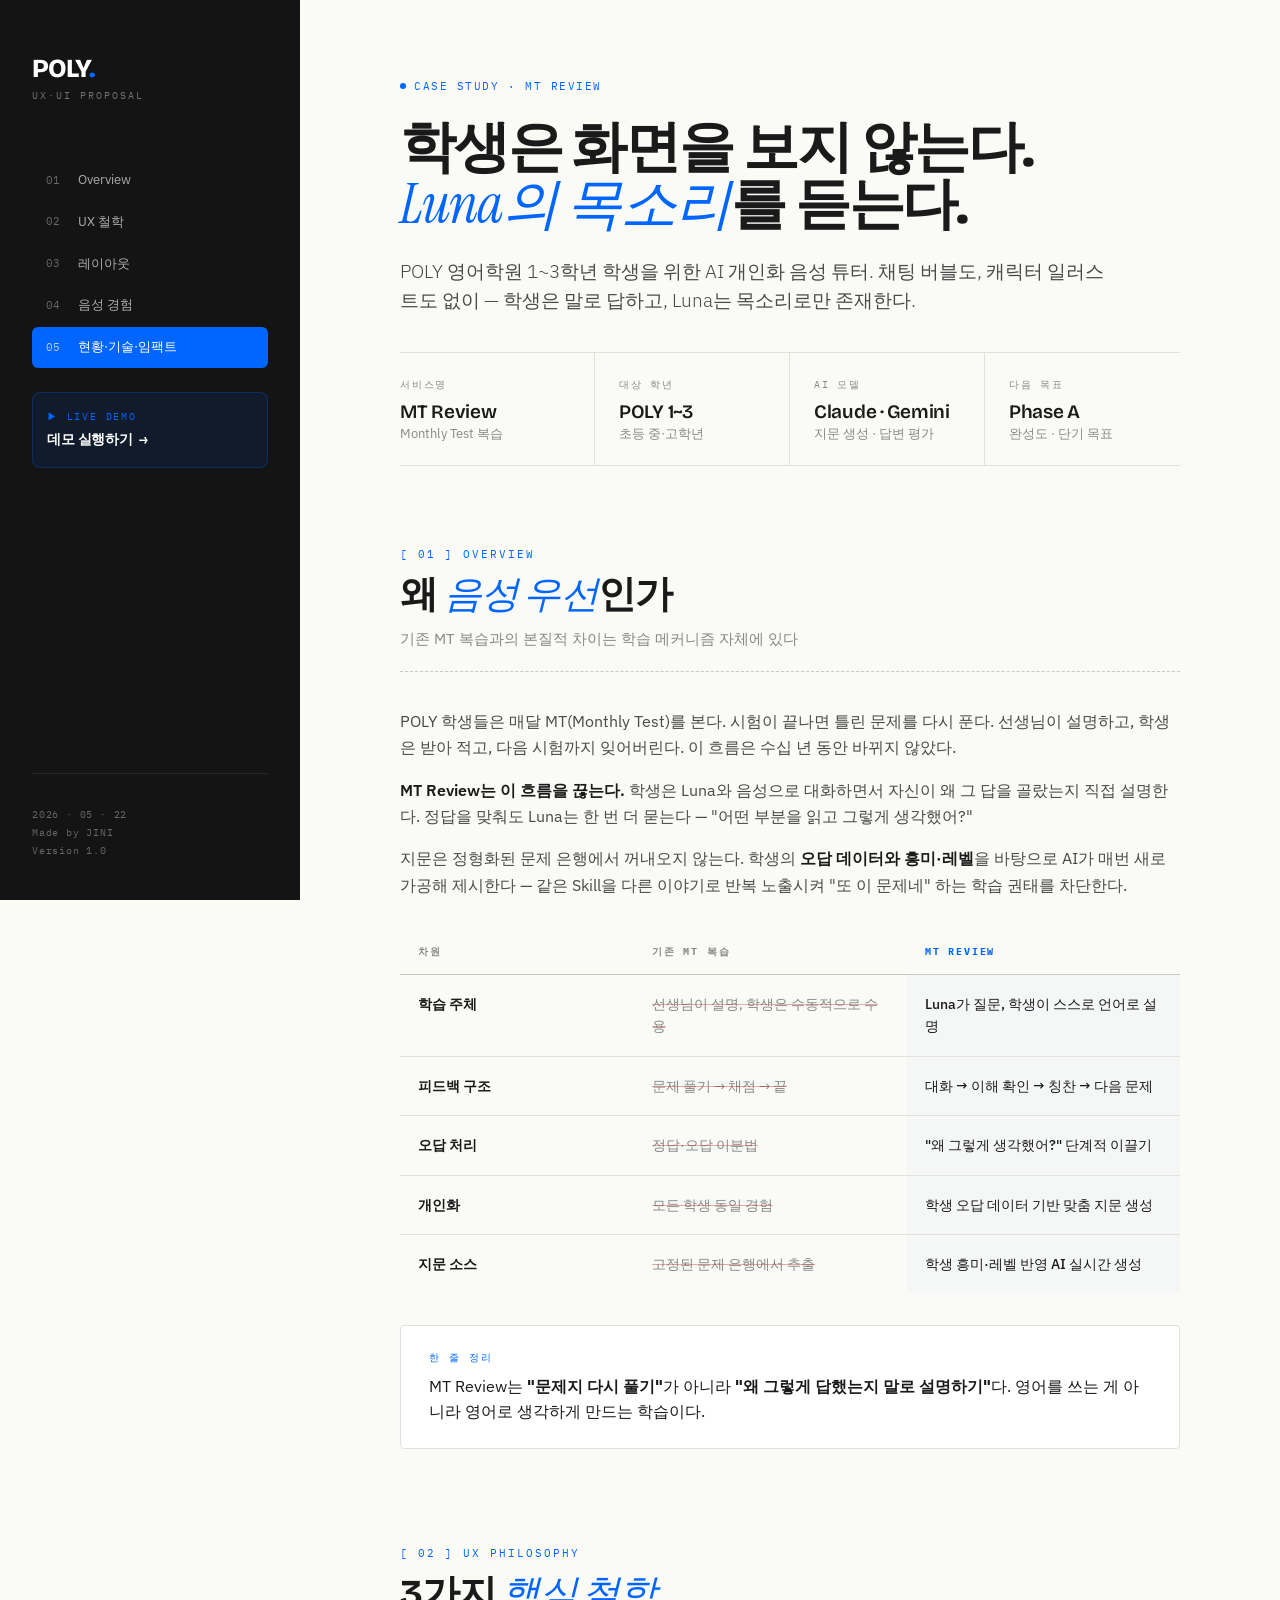
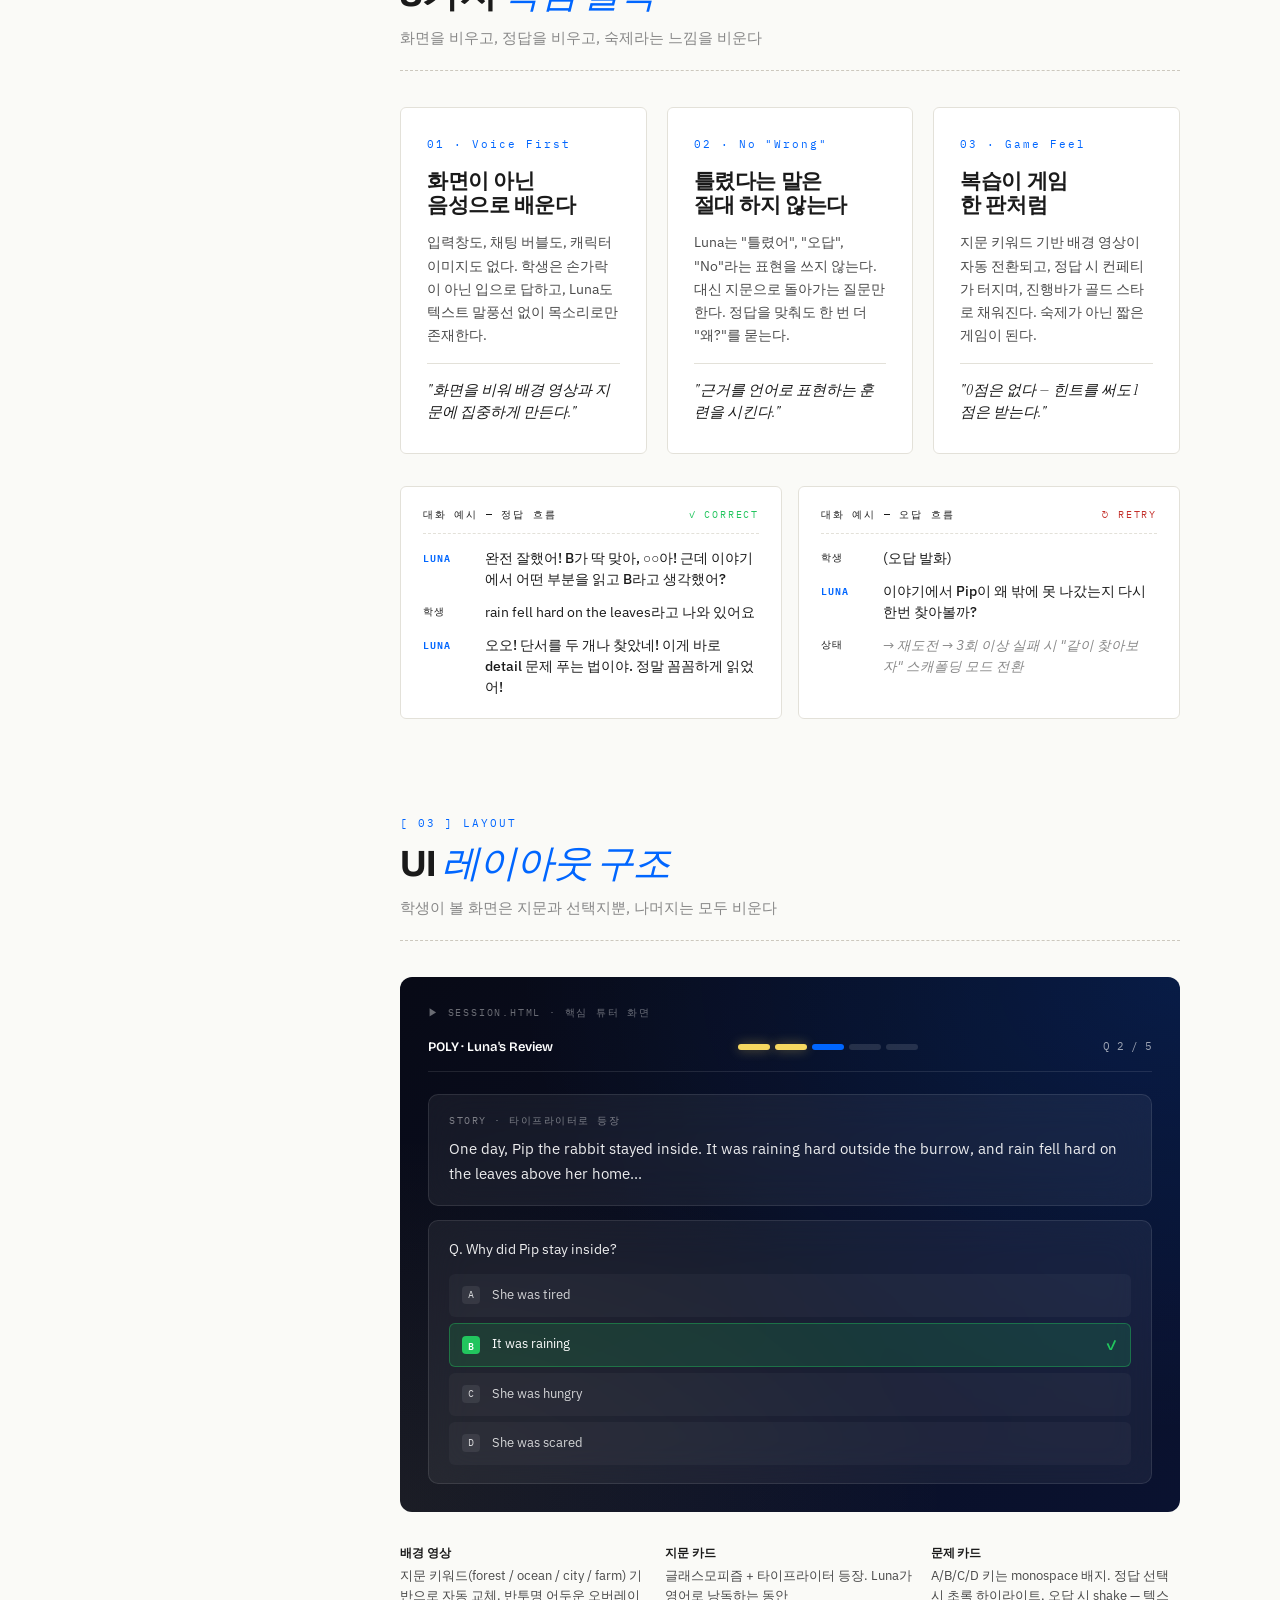
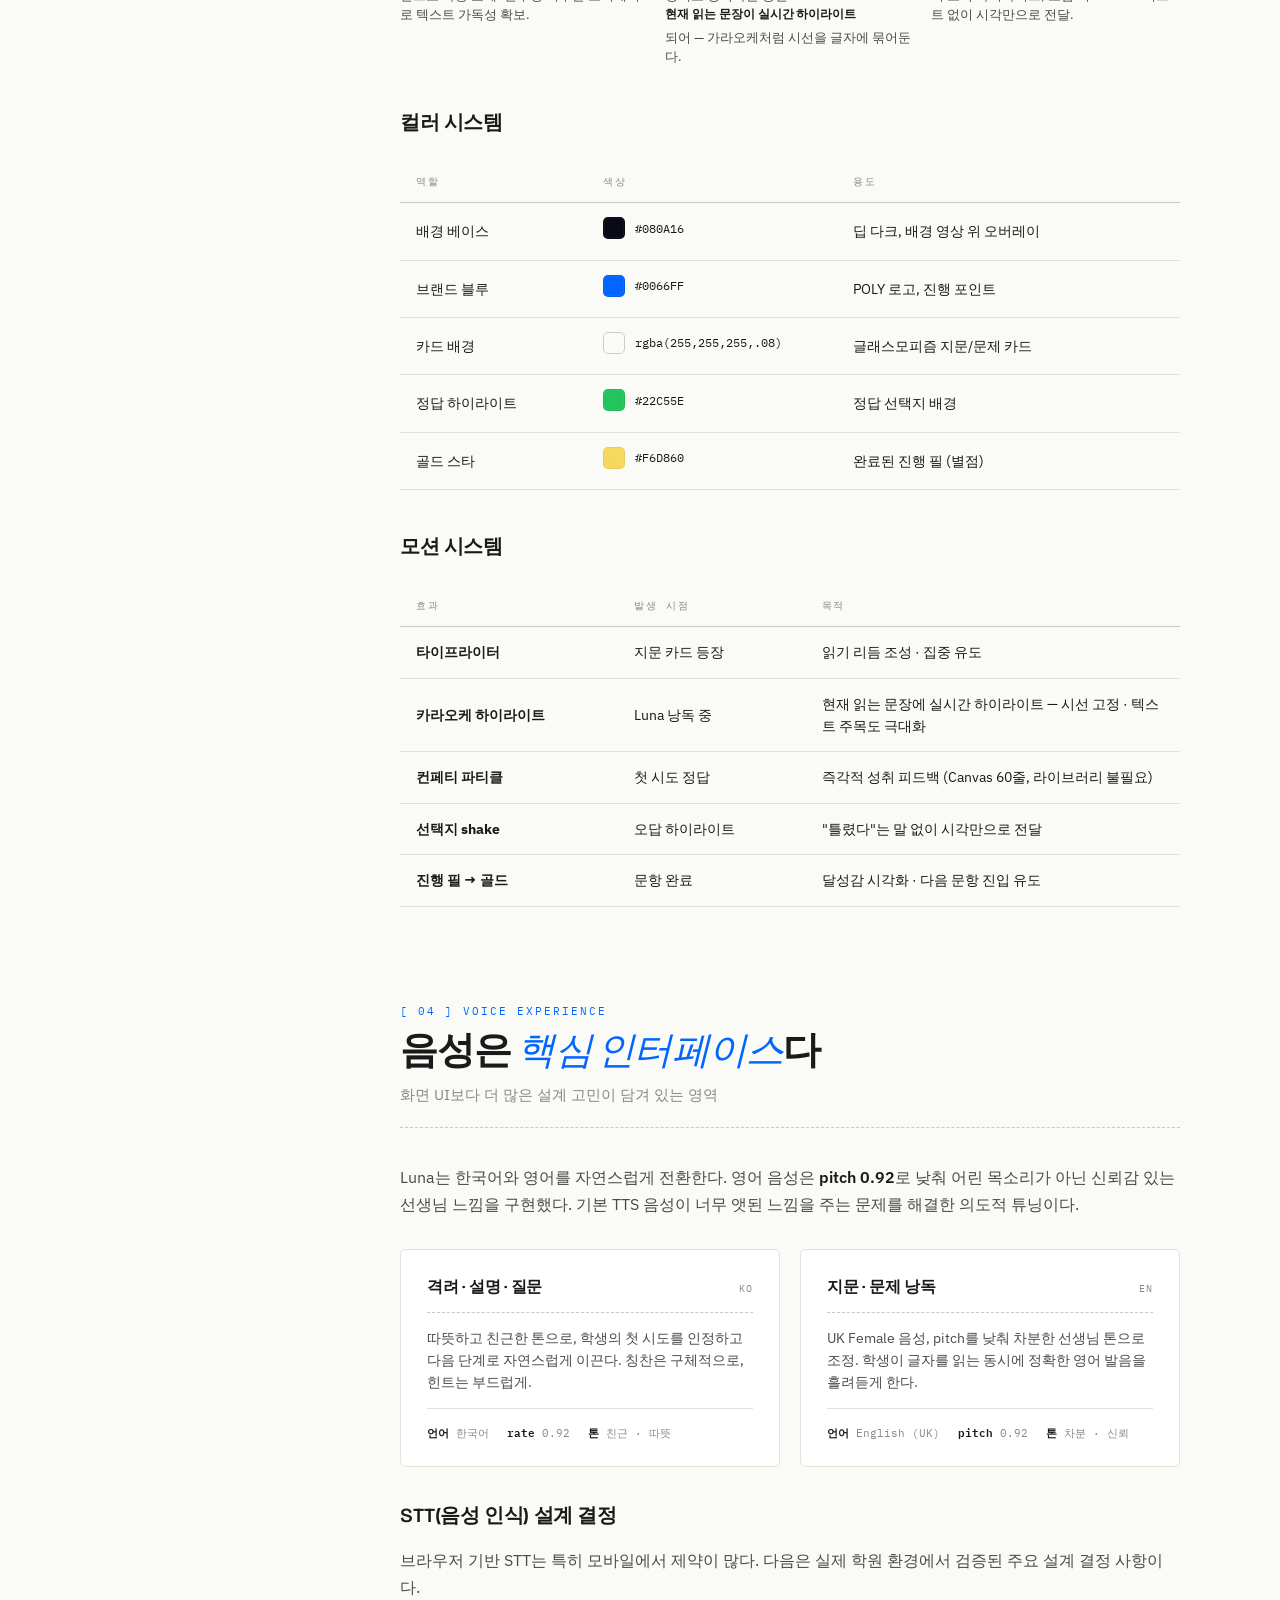
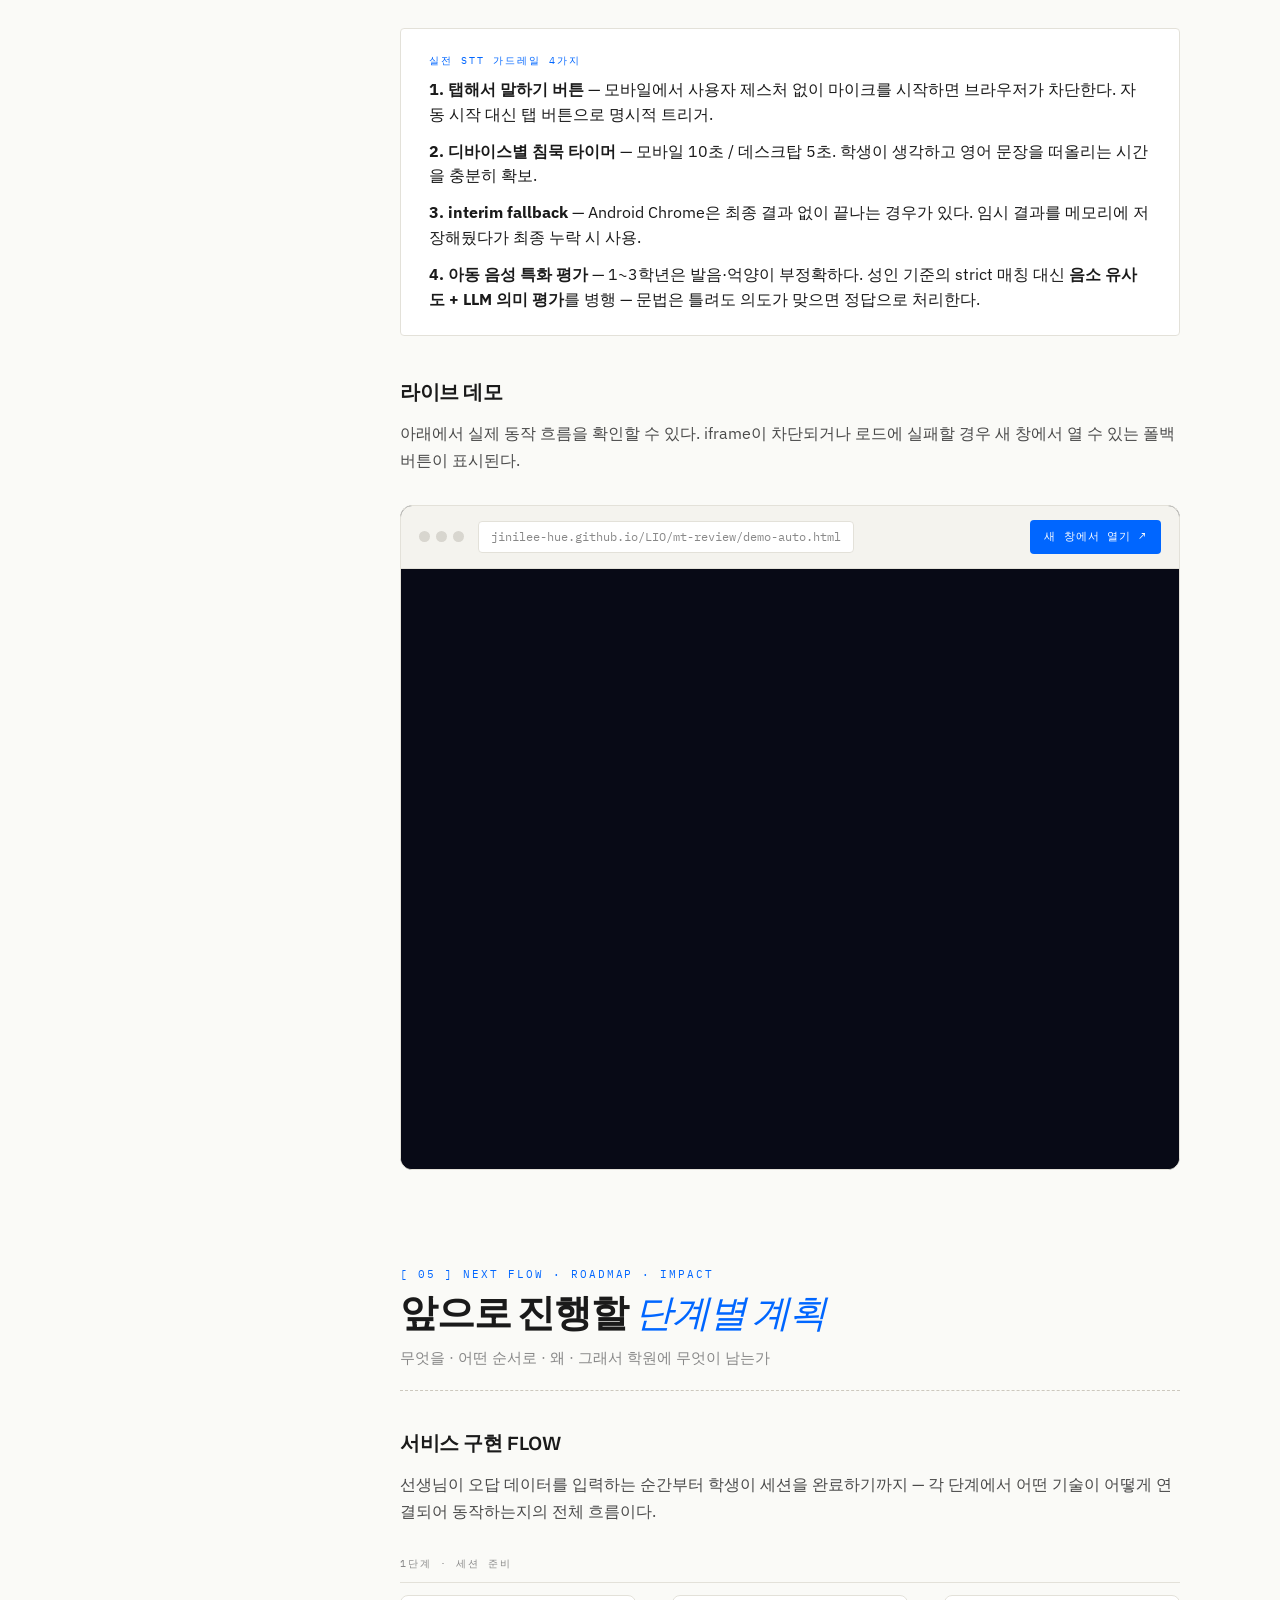
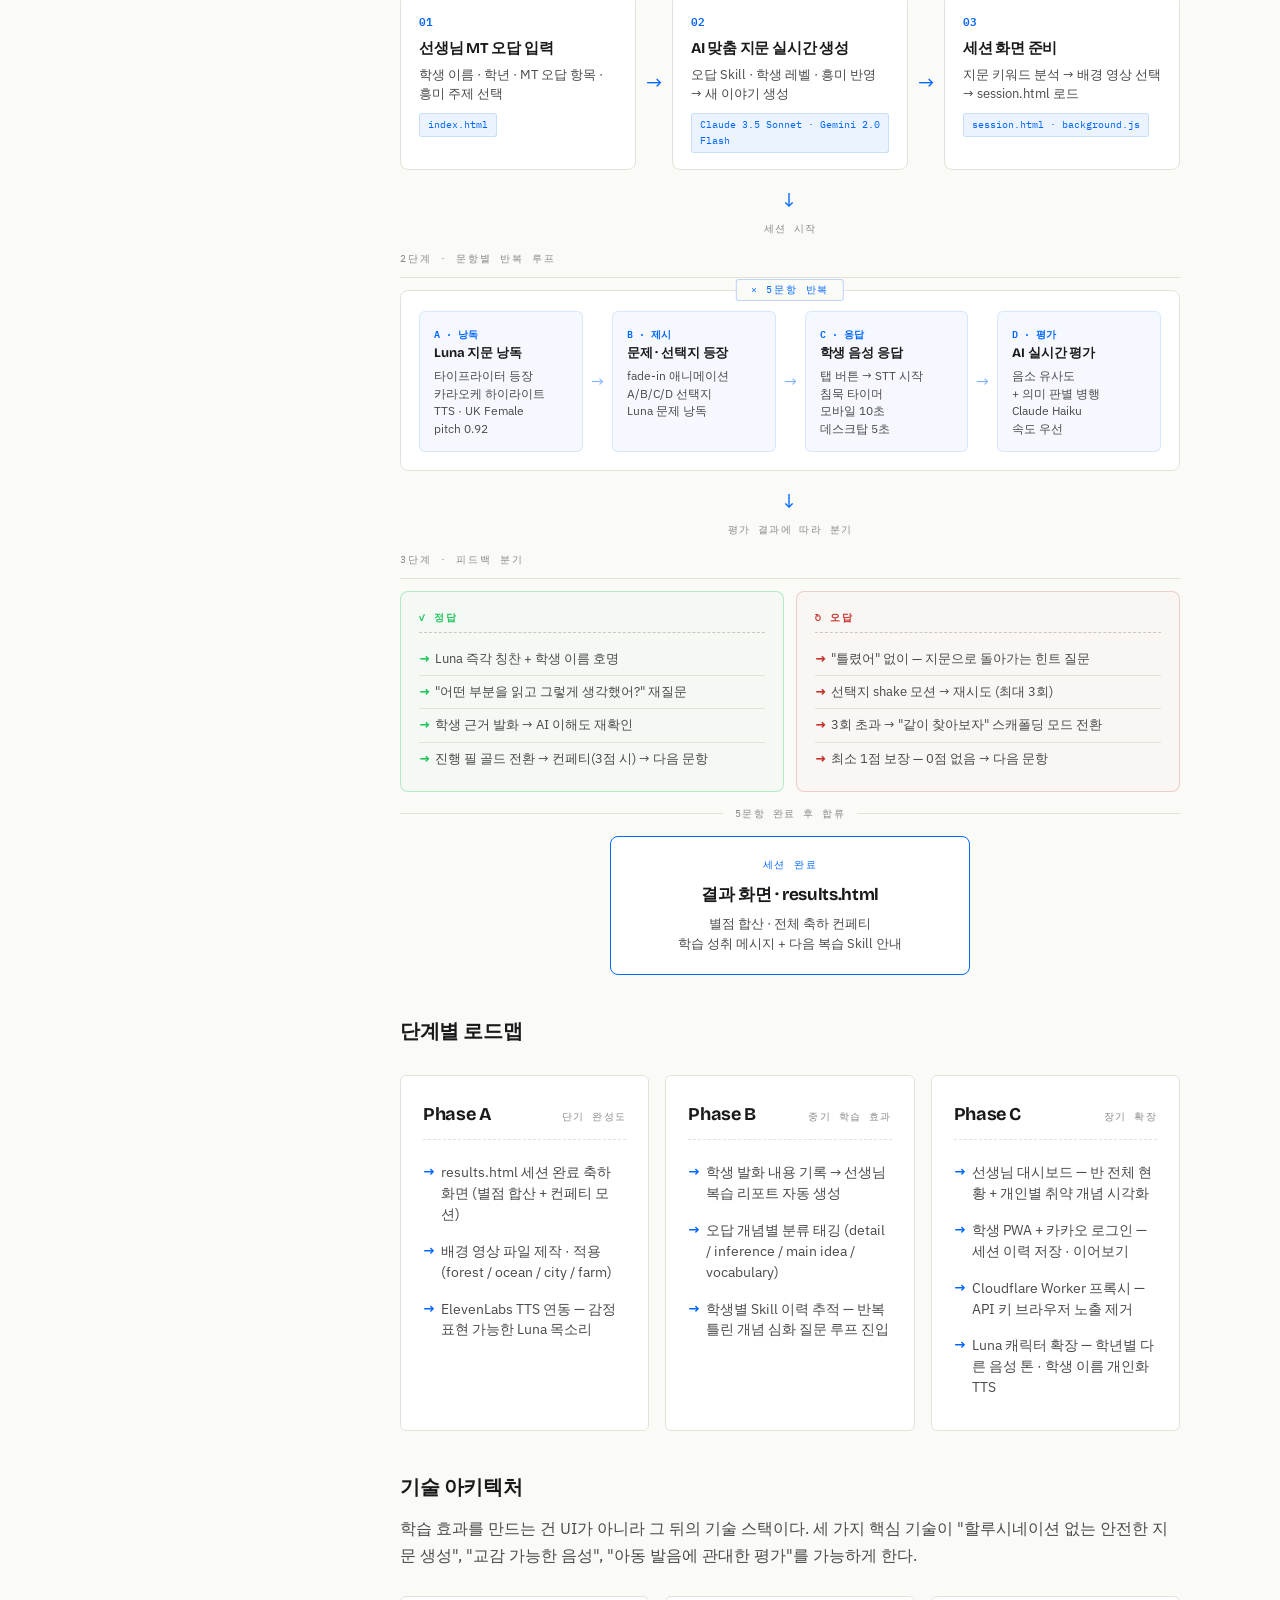
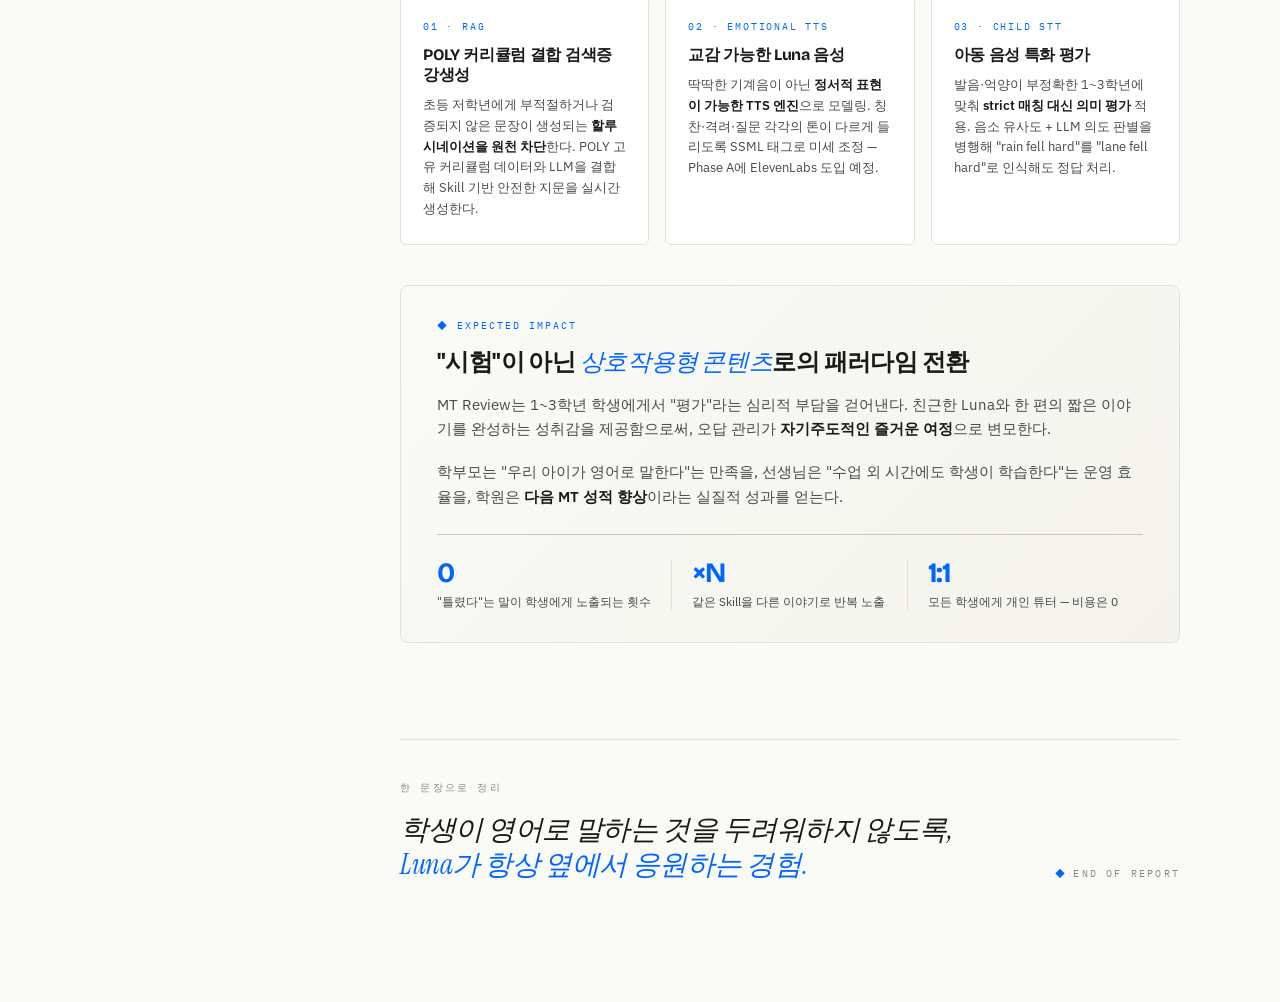
<file: mt-review/mt-review-system-proposal.html>
<!DOCTYPE html>
<html lang="ko">
<head>
<meta charset="UTF-8">
<meta name="viewport" content="width=device-width, initial-scale=1.0">
<title>MT Review — AI 개인화 튜터 서비스 UI/UX 보고서</title>

<link rel="preconnect" href="https://fonts.googleapis.com">
<link rel="preconnect" href="https://fonts.gstatic.com" crossorigin>
<link href="https://fonts.googleapis.com/css2?family=Bricolage+Grotesque:opsz,wght@12..96,400;12..96,500;12..96,600;12..96,700;12..96,800&family=IBM+Plex+Sans:wght@300;400;500;600;700&family=IBM+Plex+Mono:wght@400;500;600&family=Instrument+Serif:ital@0;1&display=swap" rel="stylesheet">

<style>
  :root {
    --bg: #fafaf7;
    --surface: #ffffff;
    --ink: #1a1a1a;
    --ink-soft: #4a4a4a;
    --ink-muted: #888;
    --line: #e3e1d9;
    --line-strong: #ccc8be;
    --poly-blue: #0066FF;
    --poly-blue-soft: rgba(0, 102, 255, 0.08);
    --service-dark: #080A16;
    --service-dark-2: #0a1230;
    --gold: #F6D860;
    --correct: #22C55E;
    --warn: #c4302b;
    --sans: 'IBM Plex Sans', -apple-system, sans-serif;
    --display: 'Bricolage Grotesque', sans-serif;
    --mono: 'IBM Plex Mono', monospace;
    --serif: 'Instrument Serif', serif;
  }

  * { margin: 0; padding: 0; box-sizing: border-box; }

  html { scroll-behavior: smooth; }

  body {
    background: var(--bg);
    color: var(--ink);
    font-family: var(--sans);
    font-size: 15px;
    line-height: 1.6;
    -webkit-font-smoothing: antialiased;
    text-rendering: optimizeLegibility;
  }

  /* ============================================================ */
  /* LAYOUT                                                       */
  /* ============================================================ */
  .layout {
    display: grid;
    grid-template-columns: 300px 1fr;
    min-height: 100vh;
  }

  /* ============================================================ */
  /* SIDEBAR                                                      */
  /* ============================================================ */
  .sidebar {
    background: #141414;
    color: white;
    padding: 56px 32px 40px;
    position: sticky;
    top: 0;
    height: 100vh;
    overflow-y: auto;
    display: flex;
    flex-direction: column;
  }
  .sidebar::-webkit-scrollbar { width: 4px; }
  .sidebar::-webkit-scrollbar-thumb { background: rgba(255,255,255,0.1); }

  .sidebar .brand {
    font-family: var(--display);
    font-weight: 800;
    font-size: 26px;
    letter-spacing: -0.04em;
    line-height: 1;
    margin-bottom: 6px;
  }
  .sidebar .brand .dot {
    color: var(--poly-blue);
  }
  .sidebar .brand-sub {
    font-family: var(--mono);
    font-size: 10px;
    letter-spacing: 0.2em;
    text-transform: uppercase;
    color: rgba(255,255,255,0.4);
    margin-bottom: 56px;
  }

  .sidebar .toc-label {
    font-family: var(--mono);
    font-size: 10px;
    letter-spacing: 0.22em;
    text-transform: uppercase;
    color: rgba(255,255,255,0.35);
    margin-bottom: 14px;
    padding-bottom: 12px;
    border-bottom: 1px solid rgba(255,255,255,0.08);
  }

  .sidebar nav { display: flex; flex-direction: column; gap: 1px; }
  .sidebar nav a {
    font-size: 13px;
    color: rgba(255,255,255,0.65);
    text-decoration: none;
    padding: 10px 14px;
    border-radius: 6px;
    display: flex;
    align-items: center;
    gap: 14px;
    transition: all 0.18s ease;
    position: relative;
  }
  .sidebar nav a .num {
    font-family: var(--mono);
    font-size: 11px;
    color: rgba(255,255,255,0.35);
    font-variant-numeric: tabular-nums;
    width: 18px;
  }
  .sidebar nav a:hover {
    background: rgba(255,255,255,0.04);
    color: white;
  }
  .sidebar nav a.active {
    background: var(--poly-blue);
    color: white;
  }
  .sidebar nav a.active .num { color: rgba(255,255,255,0.7); }

  .sidebar .demo-pill {
    margin-top: 24px;
    padding: 16px 14px;
    background: rgba(0, 102, 255, 0.1);
    border: 1px solid rgba(0, 102, 255, 0.25);
    border-radius: 8px;
    text-decoration: none;
    color: white;
    display: block;
    transition: all 0.2s;
  }
  .sidebar .demo-pill:hover {
    background: rgba(0, 102, 255, 0.18);
    transform: translateY(-1px);
  }
  .sidebar .demo-pill .label {
    font-family: var(--mono);
    font-size: 10px;
    letter-spacing: 0.18em;
    text-transform: uppercase;
    color: var(--poly-blue);
    margin-bottom: 4px;
  }
  .sidebar .demo-pill .title {
    font-family: var(--display);
    font-weight: 600;
    font-size: 14px;
    letter-spacing: -0.01em;
    display: flex;
    align-items: center;
    gap: 6px;
  }
  .sidebar .demo-pill .title .arrow {
    transition: transform 0.2s;
  }
  .sidebar .demo-pill:hover .title .arrow {
    transform: translateX(3px);
  }

  .sidebar .footer-meta {
    margin-top: auto;
    padding-top: 32px;
    border-top: 1px solid rgba(255,255,255,0.08);
    font-family: var(--mono);
    font-size: 10px;
    letter-spacing: 0.08em;
    color: rgba(255,255,255,0.35);
    line-height: 1.8;
  }

  /* ============================================================ */
  /* MAIN                                                         */
  /* ============================================================ */
  .main {
    padding: 72px 100px 120px;
    max-width: 1080px;
  }

  /* DOC HEADER */
  .doc-head {
    padding-bottom: 36px;
    margin-bottom: 0;
    border-bottom: 1px solid var(--line);
  }
  .doc-tag {
    display: inline-flex;
    align-items: center;
    gap: 8px;
    font-family: var(--mono);
    font-size: 11px;
    letter-spacing: 0.14em;
    text-transform: uppercase;
    color: var(--poly-blue);
    margin-bottom: 24px;
  }
  .doc-tag::before {
    content: '';
    width: 6px;
    height: 6px;
    background: var(--poly-blue);
    border-radius: 50%;
  }
  .doc-head h1 {
    font-family: var(--display);
    font-weight: 700;
    font-size: 56px;
    line-height: 1.02;
    letter-spacing: -0.038em;
    margin-bottom: 24px;
    max-width: 880px;
  }
  .doc-head h1 .accent {
    color: var(--poly-blue);
    font-style: italic;
    font-family: var(--serif);
    font-weight: 400;
    letter-spacing: -0.02em;
  }
  .doc-head .lead {
    font-size: 19px;
    line-height: 1.55;
    color: var(--ink-soft);
    max-width: 720px;
    font-weight: 300;
  }

  /* META GRID */
  .meta-row {
    display: grid;
    grid-template-columns: repeat(4, 1fr);
    border-bottom: 1px solid var(--line);
    margin-bottom: 80px;
  }
  .meta-cell {
    padding: 24px 24px 24px 0;
    border-right: 1px solid var(--line);
  }
  .meta-cell:not(:first-child) { padding-left: 24px; }
  .meta-cell:last-child { border-right: none; }
  .meta-cell .k {
    font-family: var(--mono);
    font-size: 10px;
    letter-spacing: 0.18em;
    text-transform: uppercase;
    color: var(--ink-muted);
    margin-bottom: 8px;
  }
  .meta-cell .v {
    font-family: var(--display);
    font-weight: 600;
    font-size: 19px;
    letter-spacing: -0.015em;
    line-height: 1.2;
  }
  .meta-cell .v .small {
    font-family: var(--sans);
    font-weight: 400;
    color: var(--ink-muted);
    font-size: 13px;
    letter-spacing: 0;
    display: block;
    margin-top: 2px;
  }

  /* SECTION */
  section.block { margin-bottom: 96px; }
  section.block:last-child { margin-bottom: 0; }
  .sec-num {
    font-family: var(--mono);
    font-size: 11px;
    letter-spacing: 0.18em;
    color: var(--poly-blue);
    margin-bottom: 10px;
  }
  section.block h2 {
    font-family: var(--display);
    font-weight: 700;
    font-size: 38px;
    line-height: 1.08;
    letter-spacing: -0.03em;
    margin-bottom: 12px;
  }
  section.block h2 .accent {
    color: var(--poly-blue);
    font-family: var(--serif);
    font-weight: 400;
    font-style: italic;
    letter-spacing: -0.02em;
  }
  .sec-sub {
    font-size: 15px;
    color: var(--ink-muted);
    margin-bottom: 36px;
    padding-bottom: 20px;
    border-bottom: 1px dashed var(--line-strong);
  }

  p.body { font-size: 15.5px; line-height: 1.7; color: var(--ink-soft); margin-bottom: 16px; }
  p.body strong { color: var(--ink); font-weight: 600; }

  /* CALLOUT */
  .callout {
    background: var(--surface);
    border: 1px solid var(--line);
    padding: 24px 28px;
    border-radius: 4px;
    margin: 28px 0;
  }
  .callout .label {
    font-family: var(--mono);
    font-size: 10px;
    letter-spacing: 0.2em;
    text-transform: uppercase;
    color: var(--poly-blue);
    margin-bottom: 8px;
  }
  .callout p {
    font-size: 15.5px;
    line-height: 1.6;
    color: var(--ink);
  }

  /* COMPARISON TABLE */
  .compare-table {
    width: 100%;
    margin: 32px 0;
    border-collapse: collapse;
    font-size: 14px;
  }
  .compare-table thead th {
    text-align: left;
    padding: 14px 18px;
    font-family: var(--mono);
    font-size: 10px;
    letter-spacing: 0.18em;
    text-transform: uppercase;
    color: var(--ink-muted);
    border-bottom: 1px solid var(--line-strong);
    background: transparent;
  }
  .compare-table thead th.target {
    color: var(--poly-blue);
  }
  .compare-table tbody td {
    padding: 18px;
    border-bottom: 1px solid var(--line);
    vertical-align: top;
    line-height: 1.6;
  }
  .compare-table tbody td.before {
    color: var(--ink-muted);
    text-decoration: line-through;
    text-decoration-color: rgba(196, 48, 43, 0.4);
    text-decoration-thickness: 1px;
  }
  .compare-table tbody td.after {
    color: var(--ink);
    font-weight: 500;
    background: rgba(0, 102, 255, 0.02);
  }
  .compare-table tbody tr:last-child td { border-bottom: none; }

  /* 3 PHILOSOPHY CARDS */
  .philo-grid {
    display: grid;
    grid-template-columns: repeat(3, 1fr);
    gap: 20px;
    margin: 32px 0;
  }
  .philo-card {
    background: var(--surface);
    border: 1px solid var(--line);
    border-radius: 6px;
    padding: 28px 26px 30px;
    transition: all 0.2s ease;
    position: relative;
  }
  .philo-card:hover {
    border-color: var(--poly-blue);
    transform: translateY(-2px);
    box-shadow: 0 12px 24px rgba(0,0,0,0.04);
  }
  .philo-card .n {
    font-family: var(--mono);
    font-size: 11px;
    letter-spacing: 0.18em;
    color: var(--poly-blue);
    margin-bottom: 16px;
  }
  .philo-card h3 {
    font-family: var(--display);
    font-weight: 700;
    font-size: 21px;
    line-height: 1.15;
    letter-spacing: -0.02em;
    margin-bottom: 14px;
  }
  .philo-card p {
    font-size: 14px;
    line-height: 1.65;
    color: var(--ink-soft);
  }
  .philo-card .quote {
    margin-top: 16px;
    padding-top: 16px;
    border-top: 1px solid var(--line);
    font-family: var(--serif);
    font-style: italic;
    font-size: 15px;
    color: var(--ink);
    line-height: 1.45;
  }

  /* DIALOGUE BOXES */
  .dialogue-pair {
    display: grid;
    grid-template-columns: 1fr 1fr;
    gap: 16px;
    margin: 32px 0;
  }
  .dialogue {
    background: var(--surface);
    border: 1px solid var(--line);
    border-radius: 6px;
    padding: 20px 22px;
  }
  .dialogue .head {
    font-family: var(--mono);
    font-size: 10px;
    letter-spacing: 0.18em;
    text-transform: uppercase;
    margin-bottom: 14px;
    padding-bottom: 10px;
    border-bottom: 1px dashed var(--line);
    display: flex;
    justify-content: space-between;
  }
  .dialogue.correct .head .tag { color: var(--correct); }
  .dialogue.wrong .head .tag { color: var(--warn); }
  .dialogue .turn {
    display: grid;
    grid-template-columns: 50px 1fr;
    gap: 12px;
    margin-bottom: 12px;
    font-size: 13.5px;
    line-height: 1.55;
  }
  .dialogue .turn:last-child { margin-bottom: 0; }
  .dialogue .turn .speaker {
    font-family: var(--mono);
    font-size: 10px;
    letter-spacing: 0.1em;
    text-transform: uppercase;
    color: var(--ink-muted);
    padding-top: 2px;
  }
  .dialogue .turn.luna .speaker { color: var(--poly-blue); font-weight: 600; }
  .dialogue .turn.student .speaker { color: var(--ink); }
  .dialogue .turn .text { color: var(--ink); }
  .dialogue .turn.luna .text { font-weight: 500; }

  /* UI WIRE — 실제 mockup */
  .ui-wire {
    background: linear-gradient(135deg, var(--service-dark) 0%, var(--service-dark-2) 100%);
    border-radius: 12px;
    padding: 28px;
    margin: 32px 0;
    color: white;
    position: relative;
    overflow: hidden;
  }
  .ui-wire::before {
    content: '';
    position: absolute;
    inset: 0;
    background: radial-gradient(ellipse at top right, rgba(0, 102, 255, 0.15), transparent 60%),
                radial-gradient(ellipse at bottom left, rgba(246, 216, 96, 0.08), transparent 50%);
    pointer-events: none;
  }
  .ui-wire .wire-tag {
    font-family: var(--mono);
    font-size: 10px;
    letter-spacing: 0.18em;
    text-transform: uppercase;
    color: rgba(255,255,255,0.4);
    margin-bottom: 16px;
    position: relative;
  }
  .ui-wire .topbar {
    display: flex;
    justify-content: space-between;
    align-items: center;
    padding-bottom: 14px;
    border-bottom: 1px solid rgba(255,255,255,0.1);
    margin-bottom: 22px;
    position: relative;
  }
  .ui-wire .topbar .left {
    font-family: var(--display);
    font-weight: 600;
    font-size: 13px;
    letter-spacing: -0.01em;
  }
  .ui-wire .topbar .progress {
    display: flex;
    gap: 5px;
    align-items: center;
  }
  .ui-wire .progress .pill {
    width: 32px;
    height: 6px;
    border-radius: 3px;
    background: rgba(255,255,255,0.12);
  }
  .ui-wire .progress .pill.done {
    background: var(--gold);
    box-shadow: 0 0 12px rgba(246, 216, 96, 0.4);
  }
  .ui-wire .progress .pill.current {
    background: var(--poly-blue);
  }
  .ui-wire .topbar .qnum {
    font-family: var(--mono);
    font-size: 11px;
    color: rgba(255,255,255,0.6);
  }
  .ui-wire .story-card {
    background: rgba(255,255,255,0.06);
    border: 1px solid rgba(255,255,255,0.1);
    backdrop-filter: blur(20px);
    border-radius: 10px;
    padding: 18px 20px;
    margin-bottom: 14px;
    position: relative;
  }
  .ui-wire .story-card .label {
    font-family: var(--mono);
    font-size: 10px;
    letter-spacing: 0.15em;
    text-transform: uppercase;
    color: rgba(255,255,255,0.45);
    margin-bottom: 8px;
  }
  .ui-wire .story-card .text {
    font-size: 15px;
    line-height: 1.65;
    color: rgba(255,255,255,0.92);
  }
  .ui-wire .q-card {
    background: rgba(255,255,255,0.06);
    border: 1px solid rgba(255,255,255,0.1);
    backdrop-filter: blur(20px);
    border-radius: 10px;
    padding: 18px 20px;
    position: relative;
  }
  .ui-wire .q-card .q {
    font-size: 14px;
    color: rgba(255,255,255,0.92);
    margin-bottom: 14px;
    line-height: 1.5;
  }
  .ui-wire .q-card .choices {
    display: flex;
    flex-direction: column;
    gap: 6px;
  }
  .ui-wire .choice {
    display: flex;
    align-items: center;
    gap: 12px;
    padding: 10px 12px;
    border-radius: 6px;
    font-size: 13px;
    color: rgba(255,255,255,0.8);
    background: rgba(255,255,255,0.03);
    border: 1px solid transparent;
  }
  .ui-wire .choice.correct {
    background: rgba(34, 197, 94, 0.16);
    border-color: rgba(34, 197, 94, 0.4);
    color: white;
  }
  .ui-wire .choice .key {
    font-family: var(--mono);
    font-size: 10px;
    width: 18px;
    height: 18px;
    background: rgba(255,255,255,0.08);
    border-radius: 4px;
    display: flex;
    align-items: center;
    justify-content: center;
  }
  .ui-wire .choice.correct .key {
    background: var(--correct);
    color: white;
    font-weight: 600;
  }
  .ui-wire .choice .checkmark {
    margin-left: auto;
    color: var(--correct);
    font-size: 14px;
    font-weight: 600;
  }
  .ui-wire-annotations {
    display: grid;
    grid-template-columns: repeat(3, 1fr);
    gap: 16px;
    margin-top: 16px;
  }
  .ui-wire-annotations .a {
    font-size: 12.5px;
    color: var(--ink-soft);
    line-height: 1.55;
  }
  .ui-wire-annotations .a strong {
    color: var(--ink);
    display: block;
    font-size: 12px;
    font-weight: 600;
    margin-bottom: 4px;
    letter-spacing: -0.005em;
  }

  /* COLOR / MOTION TABLES */
  .data-table {
    width: 100%;
    border-collapse: collapse;
    margin: 24px 0;
    font-size: 14px;
  }
  .data-table th {
    text-align: left;
    padding: 12px 16px;
    font-family: var(--mono);
    font-size: 10px;
    letter-spacing: 0.18em;
    text-transform: uppercase;
    color: var(--ink-muted);
    border-bottom: 1px solid var(--line-strong);
    font-weight: 500;
  }
  .data-table td {
    padding: 14px 16px;
    border-bottom: 1px solid var(--line);
    vertical-align: middle;
  }
  .data-table tbody tr:hover { background: rgba(0,0,0,0.015); }
  .swatch {
    display: inline-flex;
    align-items: center;
    gap: 10px;
  }
  .swatch .chip {
    width: 22px;
    height: 22px;
    border-radius: 5px;
    border: 1px solid rgba(0,0,0,0.06);
    box-shadow: inset 0 0 0 1px rgba(255,255,255,0.04);
  }
  .swatch .code {
    font-family: var(--mono);
    font-size: 12px;
    color: var(--ink);
  }

  /* DEMO EMBED */
  .demo-wrap {
    margin: 32px 0;
    border-radius: 12px;
    overflow: hidden;
    border: 1px solid var(--line);
    background: var(--service-dark);
    position: relative;
  }
  .demo-toolbar {
    display: flex;
    align-items: center;
    justify-content: space-between;
    padding: 14px 18px;
    background: #f4f3ee;
    border-bottom: 1px solid var(--line);
  }
  .demo-toolbar .left {
    display: flex;
    align-items: center;
    gap: 14px;
  }
  .demo-toolbar .dots {
    display: flex;
    gap: 6px;
  }
  .demo-toolbar .dots span {
    width: 11px;
    height: 11px;
    border-radius: 50%;
    background: #d8d6cf;
  }
  .demo-toolbar .url {
    font-family: var(--mono);
    font-size: 11.5px;
    color: var(--ink-muted);
    background: white;
    padding: 6px 12px;
    border-radius: 4px;
    border: 1px solid var(--line);
    max-width: 480px;
    overflow: hidden;
    text-overflow: ellipsis;
    white-space: nowrap;
  }
  .demo-toolbar .open-btn {
    text-decoration: none;
    font-family: var(--mono);
    font-size: 11px;
    letter-spacing: 0.08em;
    text-transform: uppercase;
    color: white;
    background: var(--poly-blue);
    padding: 8px 14px;
    border-radius: 4px;
    transition: all 0.18s;
    display: inline-flex;
    align-items: center;
    gap: 6px;
  }
  .demo-toolbar .open-btn:hover {
    background: #0052cc;
    transform: translateY(-1px);
  }
  .demo-iframe {
    width: 100%;
    height: 600px;
    border: none;
    display: block;
    background: var(--service-dark);
  }
  .demo-fallback {
    display: none;
    padding: 60px 40px;
    text-align: center;
    color: white;
  }
  .demo-fallback.visible { display: block; }
  .demo-fallback h4 {
    font-family: var(--display);
    font-weight: 600;
    font-size: 22px;
    margin-bottom: 12px;
    letter-spacing: -0.02em;
  }
  .demo-fallback p {
    color: rgba(255,255,255,0.6);
    font-size: 14px;
    margin-bottom: 24px;
  }
  .demo-fallback .btn {
    display: inline-flex;
    align-items: center;
    gap: 8px;
    background: var(--poly-blue);
    color: white;
    padding: 14px 24px;
    border-radius: 6px;
    text-decoration: none;
    font-family: var(--display);
    font-weight: 600;
    font-size: 14px;
    transition: all 0.2s;
  }
  .demo-fallback .btn:hover {
    background: #0052cc;
    transform: translateY(-2px);
  }

  /* VOICE 섹션 */
  .voice-grid {
    display: grid;
    grid-template-columns: 1fr 1fr;
    gap: 20px;
    margin: 32px 0;
  }
  .voice-card {
    background: var(--surface);
    border: 1px solid var(--line);
    border-radius: 6px;
    padding: 24px 26px;
  }
  .voice-card .head {
    display: flex;
    align-items: baseline;
    justify-content: space-between;
    margin-bottom: 14px;
    padding-bottom: 12px;
    border-bottom: 1px dashed var(--line-strong);
  }
  .voice-card h4 {
    font-family: var(--display);
    font-weight: 600;
    font-size: 16px;
    letter-spacing: -0.015em;
  }
  .voice-card .meta {
    font-family: var(--mono);
    font-size: 10px;
    color: var(--ink-muted);
    letter-spacing: 0.12em;
  }
  .voice-card p {
    font-size: 14px;
    line-height: 1.6;
    color: var(--ink-soft);
  }
  .voice-card .props {
    margin-top: 14px;
    padding-top: 14px;
    border-top: 1px solid var(--line);
    display: flex;
    gap: 18px;
    font-family: var(--mono);
    font-size: 11px;
    color: var(--ink-muted);
  }
  .voice-card .props strong { color: var(--ink); font-weight: 600; }

  /* STATUS / CHECKLIST */
  .status-grid {
    display: grid;
    grid-template-columns: 1fr 1fr;
    gap: 8px 32px;
    margin: 24px 0;
  }
  .status-item {
    display: grid;
    grid-template-columns: 28px 1fr auto;
    align-items: center;
    gap: 12px;
    padding: 14px 0;
    border-bottom: 1px solid var(--line);
    font-size: 14px;
  }
  .status-item .ind {
    width: 20px;
    height: 20px;
    border-radius: 50%;
    display: flex;
    align-items: center;
    justify-content: center;
    font-size: 11px;
    font-weight: 700;
    color: white;
  }
  .status-item.done .ind { background: var(--correct); }
  .status-item.todo .ind {
    background: white;
    border: 1.5px dashed var(--ink-muted);
    color: var(--ink-muted);
  }
  .status-item .label { color: var(--ink); }
  .status-item .tag {
    font-family: var(--mono);
    font-size: 10px;
    letter-spacing: 0.14em;
    text-transform: uppercase;
    color: var(--ink-muted);
  }
  .status-item.done .tag { color: var(--correct); }

  /* PROGRESS BAR */
  .progress-bar {
    margin: 20px 0 32px;
  }
  .progress-bar .top {
    display: flex;
    justify-content: space-between;
    margin-bottom: 10px;
    align-items: baseline;
  }
  .progress-bar .label {
    font-family: var(--mono);
    font-size: 11px;
    letter-spacing: 0.14em;
    text-transform: uppercase;
    color: var(--ink-muted);
  }
  .progress-bar .pct {
    font-family: var(--display);
    font-weight: 700;
    font-size: 28px;
    letter-spacing: -0.025em;
  }
  .progress-bar .pct .small {
    font-size: 16px;
    color: var(--ink-muted);
    font-weight: 400;
  }
  .progress-bar .bar {
    height: 8px;
    background: var(--line);
    border-radius: 4px;
    overflow: hidden;
  }
  .progress-bar .fill {
    height: 100%;
    background: linear-gradient(90deg, var(--poly-blue) 0%, #4d8eff 100%);
    border-radius: 4px;
    transition: width 1.2s cubic-bezier(0.16, 1, 0.3, 1);
    width: 0;
  }

  /* ROADMAP */
  .roadmap {
    display: grid;
    grid-template-columns: repeat(3, 1fr);
    gap: 16px;
    margin: 28px 0;
  }
  .phase {
    background: var(--surface);
    border: 1px solid var(--line);
    border-radius: 6px;
    padding: 24px 22px;
  }
  .phase .h {
    display: flex;
    align-items: baseline;
    justify-content: space-between;
    margin-bottom: 14px;
    padding-bottom: 10px;
    border-bottom: 1px dashed var(--line);
  }
  .phase .h .name {
    font-family: var(--display);
    font-weight: 700;
    font-size: 18px;
    letter-spacing: -0.02em;
  }
  .phase .h .when {
    font-family: var(--mono);
    font-size: 10px;
    letter-spacing: 0.14em;
    text-transform: uppercase;
    color: var(--ink-muted);
  }
  .phase ul {
    list-style: none;
    padding: 0;
  }
  .phase ul li {
    font-size: 13.5px;
    line-height: 1.55;
    padding: 8px 0 8px 18px;
    position: relative;
    color: var(--ink-soft);
  }
  .phase ul li::before {
    content: '→';
    position: absolute;
    left: 0;
    color: var(--poly-blue);
    font-weight: 600;
  }

  /* TECH ARCHITECTURE */
  .tech-grid {
    display: grid;
    grid-template-columns: repeat(3, 1fr);
    gap: 16px;
    margin: 28px 0;
  }
  .tech-card {
    background: var(--surface);
    border: 1px solid var(--line);
    border-radius: 6px;
    padding: 22px 22px 24px;
    position: relative;
    overflow: hidden;
  }
  .tech-card::before {
    display: none;
  }
  .tech-card .tech-label {
    font-family: var(--mono);
    font-size: 10px;
    letter-spacing: 0.18em;
    text-transform: uppercase;
    color: var(--poly-blue);
    margin-bottom: 10px;
  }
  .tech-card h4 {
    font-family: var(--display);
    font-weight: 700;
    font-size: 16px;
    line-height: 1.25;
    letter-spacing: -0.02em;
    margin-bottom: 10px;
  }
  .tech-card p {
    font-size: 13px;
    line-height: 1.6;
    color: var(--ink-soft);
  }
  .tech-card p strong { color: var(--ink); font-weight: 600; }

  /* IMPACT CALLOUT — 기대 효과 */
  .impact-callout {
    margin: 40px 0 0;
    padding: 32px 36px;
    background: linear-gradient(135deg, #fafaf7 0%, #f4f3ec 100%);
    border: 1px solid var(--line);
    border-radius: 8px;
    position: relative;
  }
  .impact-callout .label {
    font-family: var(--mono);
    font-size: 10px;
    letter-spacing: 0.2em;
    text-transform: uppercase;
    color: var(--poly-blue);
    margin-bottom: 14px;
  }
  .impact-callout h3 {
    font-family: var(--display);
    font-weight: 700;
    font-size: 24px;
    line-height: 1.2;
    letter-spacing: -0.025em;
    margin-bottom: 16px;
  }
  .impact-callout h3 .accent {
    color: var(--poly-blue);
    font-family: var(--serif);
    font-style: italic;
    font-weight: 400;
    letter-spacing: -0.015em;
  }
  .impact-callout p {
    font-size: 15px;
    line-height: 1.65;
    color: var(--ink-soft);
    margin-bottom: 18px;
  }
  .impact-callout p:last-child { margin-bottom: 0; }
  .impact-callout p strong { color: var(--ink); font-weight: 600; }
  .impact-callout .metrics {
    display: grid;
    grid-template-columns: repeat(3, 1fr);
    gap: 0;
    margin-top: 24px;
    padding-top: 24px;
    border-top: 1px solid var(--line-strong);
  }
  .impact-callout .metric {
    padding: 0 20px;
    border-right: 1px solid var(--line);
  }
  .impact-callout .metric:first-child { padding-left: 0; }
  .impact-callout .metric:last-child { padding-right: 0; border-right: none; }
  .impact-callout .metric .num {
    font-family: var(--display);
    font-weight: 700;
    font-size: 28px;
    letter-spacing: -0.03em;
    line-height: 1;
    color: var(--poly-blue);
    margin-bottom: 6px;
  }
  .impact-callout .metric .desc {
    font-size: 12px;
    color: var(--ink-soft);
    line-height: 1.45;
  }

  /* TECH/IMPACT mobile */
  @media (max-width: 900px) {
    .tech-grid { grid-template-columns: 1fr; }
    .impact-callout .metrics { grid-template-columns: 1fr; gap: 16px; }
    .impact-callout .metric { padding: 12px 0; border-right: none; border-bottom: 1px solid var(--line); }
    .impact-callout .metric:last-child { border-bottom: none; }
  }

  .doc-footer {
    margin-top: 96px;
    padding-top: 40px;
    border-top: 1px solid var(--line);
    display: flex;
    justify-content: space-between;
    align-items: flex-end;
    gap: 32px;
  }
  .doc-footer .summary {
    flex: 1;
  }
  .doc-footer .summary .label {
    font-family: var(--mono);
    font-size: 10px;
    letter-spacing: 0.22em;
    text-transform: uppercase;
    color: var(--ink-muted);
    margin-bottom: 16px;
  }
  .doc-footer .summary blockquote {
    font-family: var(--serif);
    font-size: 28px;
    line-height: 1.25;
    font-style: italic;
    letter-spacing: -0.015em;
    color: var(--ink);
    max-width: 620px;
  }
  .doc-footer .summary blockquote .accent {
    color: var(--poly-blue);
  }
  .doc-footer .end-mark {
    font-family: var(--mono);
    font-size: 10px;
    letter-spacing: 0.22em;
    color: var(--ink-muted);
    text-transform: uppercase;
  }
  .doc-footer .end-mark::before {
    content: '◆';
    color: var(--poly-blue);
    margin-right: 6px;
  }

  /* ========== Page load animation ========== */
  @keyframes rise {
    from { opacity: 0; transform: translateY(12px); }
    to { opacity: 1; transform: translateY(0); }
  }
  .reveal {
    opacity: 0;
    animation: rise 0.7s cubic-bezier(0.16, 1, 0.3, 1) forwards;
  }
  .reveal-1 { animation-delay: 0.05s; }
  .reveal-2 { animation-delay: 0.15s; }
  .reveal-3 { animation-delay: 0.25s; }
  .reveal-4 { animation-delay: 0.35s; }
  .reveal-5 { animation-delay: 0.45s; }

  /* RESPONSIVE */
  @media (max-width: 1100px) {
    .main { padding: 64px 60px 100px; }
    .meta-row { grid-template-columns: repeat(2, 1fr); }
    .meta-cell:nth-child(2) { border-right: none; }
    .meta-cell:nth-child(3), .meta-cell:nth-child(4) { border-top: 1px solid var(--line); }
    .doc-head h1 { font-size: 44px; }
  }
  @media (max-width: 900px) {
    .layout { grid-template-columns: 1fr; }
    .sidebar {
      position: relative;
      height: auto;
      padding: 32px 24px;
    }
    .main { padding: 48px 24px 80px; }
    .doc-head h1 { font-size: 36px; }
    .philo-grid, .roadmap, .voice-grid, .ui-wire-annotations,
    .status-grid, .dialogue-pair { grid-template-columns: 1fr; }
  }

  /* IMPL FLOW */
  .impl-flow { margin: 32px 0; }
  .iflow-label {
    font-family: var(--mono);
    font-size: 10px;
    letter-spacing: 0.2em;
    text-transform: uppercase;
    color: var(--ink-muted);
    margin-bottom: 12px;
    padding-bottom: 10px;
    border-bottom: 1px solid var(--line);
  }
  .iflow-cards {
    display: grid;
    grid-template-columns: 1fr auto 1fr auto 1fr;
    align-items: stretch;
    gap: 0;
    margin-bottom: 0;
  }
  .iflow-card {
    background: var(--surface);
    border: 1px solid var(--line);
    border-radius: 8px;
    padding: 16px 18px;
  }
  .iflow-card .cn {
    font-family: var(--mono);
    font-size: 11px;
    font-weight: 600;
    color: var(--poly-blue);
    margin-bottom: 6px;
  }
  .iflow-card .ct {
    font-family: var(--display);
    font-weight: 700;
    font-size: 15px;
    letter-spacing: -0.015em;
    margin-bottom: 5px;
    color: var(--ink);
  }
  .iflow-card .cd {
    font-size: 12.5px;
    line-height: 1.55;
    color: var(--ink-soft);
  }
  .iflow-card .cb {
    display: inline-block;
    margin-top: 10px;
    font-family: var(--mono);
    font-size: 10px;
    color: var(--poly-blue);
    background: var(--poly-blue-soft);
    padding: 3px 8px;
    border-radius: 3px;
    border: 1px solid rgba(0,102,255,0.15);
  }
  .iflow-h-arr {
    display: flex;
    align-items: center;
    justify-content: center;
    padding: 0 10px;
    color: var(--poly-blue);
    font-size: 20px;
    line-height: 1;
  }
  .iflow-v-arr {
    text-align: center;
    padding: 14px 0;
    font-family: var(--mono);
    font-size: 10px;
    letter-spacing: 0.14em;
    text-transform: uppercase;
    color: var(--ink-muted);
    display: flex;
    flex-direction: column;
    align-items: center;
    gap: 5px;
  }
  .iflow-v-arr::before {
    content: '↓';
    font-size: 20px;
    color: var(--poly-blue);
    font-style: normal;
  }
  .iflow-loop-box {
    background: var(--surface);
    border: 1px solid var(--line);
    border-radius: 8px;
    padding: 20px 18px 18px;
    position: relative;
  }
  .iflow-loop-box .loop-badge {
    position: absolute;
    top: -12px;
    left: 50%;
    transform: translateX(-50%);
    background: var(--bg);
    padding: 2px 14px;
    font-family: var(--mono);
    font-size: 10px;
    letter-spacing: 0.18em;
    text-transform: uppercase;
    color: var(--poly-blue);
    border: 1px solid rgba(0,102,255,0.25);
    border-radius: 3px;
    white-space: nowrap;
  }
  .iflow-loop-inner {
    display: grid;
    grid-template-columns: 1fr auto 1fr auto 1fr auto 1fr;
    align-items: stretch;
    gap: 0;
  }
  .iflow-loop-step {
    background: rgba(0,102,255,0.04);
    border: 1px solid rgba(0,102,255,0.12);
    border-radius: 6px;
    padding: 13px 14px;
  }
  .iflow-loop-step .ls-num {
    font-family: var(--mono);
    font-size: 10px;
    font-weight: 600;
    color: var(--poly-blue);
    margin-bottom: 5px;
  }
  .iflow-loop-step .ls-title {
    font-family: var(--display);
    font-weight: 700;
    font-size: 13px;
    letter-spacing: -0.01em;
    margin-bottom: 5px;
    color: var(--ink);
    line-height: 1.2;
  }
  .iflow-loop-step .ls-desc {
    font-size: 11.5px;
    line-height: 1.55;
    color: var(--ink-soft);
  }
  .iflow-loop-arr {
    display: flex;
    align-items: center;
    padding: 0 8px;
    color: rgba(0,102,255,0.5);
    font-size: 16px;
  }
  .iflow-branch {
    display: grid;
    grid-template-columns: 1fr 1fr;
    gap: 12px;
  }
  .iflow-branch-item {
    border: 1px solid var(--line);
    border-radius: 8px;
    padding: 16px 18px;
    background: var(--surface);
  }
  .iflow-branch-item.correct {
    border-color: rgba(34,197,94,0.3);
    background: rgba(34,197,94,0.025);
  }
  .iflow-branch-item.wrong {
    border-color: rgba(196,48,43,0.2);
    background: rgba(196,48,43,0.02);
  }
  .iflow-branch-item .bh {
    font-family: var(--mono);
    font-size: 10px;
    letter-spacing: 0.15em;
    text-transform: uppercase;
    margin-bottom: 10px;
    padding-bottom: 8px;
    border-bottom: 1px dashed var(--line-strong);
    font-weight: 600;
  }
  .iflow-branch-item.correct .bh { color: var(--correct); }
  .iflow-branch-item.wrong .bh { color: var(--warn); }
  .iflow-branch-item ul { list-style: none; padding: 0; }
  .iflow-branch-item ul li {
    font-size: 13px;
    line-height: 1.55;
    color: var(--ink-soft);
    padding: 6px 0 6px 16px;
    position: relative;
    border-bottom: 1px solid var(--line);
  }
  .iflow-branch-item ul li:last-child { border-bottom: none; }
  .iflow-branch-item.correct ul li::before { content: '→'; position: absolute; left: 0; color: var(--correct); font-weight: 700; }
  .iflow-branch-item.wrong ul li::before { content: '→'; position: absolute; left: 0; color: var(--warn); font-weight: 700; }
  .iflow-merge {
    text-align: center;
    padding: 14px 0;
    font-family: var(--mono);
    font-size: 10px;
    letter-spacing: 0.15em;
    text-transform: uppercase;
    color: var(--ink-muted);
    display: flex;
    align-items: center;
    gap: 12px;
  }
  .iflow-merge::before, .iflow-merge::after {
    content: '';
    flex: 1;
    height: 1px;
    background: var(--line);
  }
  .iflow-end { display: flex; justify-content: center; }
  .iflow-end-card {
    background: var(--surface);
    border: 1.5px solid var(--poly-blue);
    border-radius: 8px;
    padding: 20px 32px;
    text-align: center;
    max-width: 360px;
    width: 100%;
  }
  .iflow-end-card .ec-label {
    font-family: var(--mono);
    font-size: 10px;
    letter-spacing: 0.18em;
    text-transform: uppercase;
    color: var(--poly-blue);
    margin-bottom: 8px;
  }
  .iflow-end-card .ec-title {
    font-family: var(--display);
    font-weight: 700;
    font-size: 17px;
    letter-spacing: -0.02em;
    color: var(--ink);
    margin-bottom: 6px;
  }
  .iflow-end-card .ec-desc {
    font-size: 13px;
    color: var(--ink-soft);
    line-height: 1.55;
  }
  @media (max-width: 900px) {
    .iflow-cards { grid-template-columns: 1fr; }
    .iflow-h-arr { transform: rotate(90deg); padding: 4px 0; }
    .iflow-loop-inner { grid-template-columns: 1fr; }
    .iflow-loop-arr { transform: rotate(90deg); padding: 4px 0; justify-content: center; }
    .iflow-branch { grid-template-columns: 1fr; }
  }

  @media print {
    .sidebar { display: none; }
    .layout { grid-template-columns: 1fr; }
    .demo-wrap { page-break-inside: avoid; }
    .reveal { animation: none; opacity: 1; }
  }
</style>
</head>
<body>

<div class="layout">

  <!-- ============================================================ -->
  <!-- SIDEBAR                                                      -->
  <!-- ============================================================ -->
  <aside class="sidebar">
    <div class="brand">POLY<span class="dot">.</span></div>
    <div class="brand-sub">UX·UI Proposal</div>

    <nav id="toc">
      <a href="#sec-overview" class="active"><span class="num">01</span>Overview</a>
      <a href="#sec-philosophy"><span class="num">02</span>UX 철학</a>
      <a href="#sec-layout"><span class="num">03</span>레이아웃</a>
      <a href="#sec-voice"><span class="num">04</span>음성 경험</a>
      <a href="#sec-status"><span class="num">05</span>현황·기술·임팩트</a>
    </nav>

    <a href="https://jinilee-hue.github.io/LIO/mt-review/demo-auto.html" target="_blank" rel="noopener" class="demo-pill">
      <div class="label">▶ Live Demo</div>
      <div class="title">데모 실행하기 <span class="arrow">→</span></div>
    </a>

    <div class="footer-meta">
      2026 · 05 · 22<br>
      Made by JINI<br>
      Version 1.0
    </div>
  </aside>

  <!-- ============================================================ -->
  <!-- MAIN                                                         -->
  <!-- ============================================================ -->
  <main class="main">

    <header class="doc-head reveal reveal-1">
      <div class="doc-tag">Case Study · MT Review</div>
      <h1>학생은 화면을 보지 않는다.<br><span class="accent">Luna의 목소리</span>를 듣는다.</h1>
      <p class="lead">POLY 영어학원 1~3학년 학생을 위한 AI 개인화 음성 튜터. 채팅 버블도, 캐릭터 일러스트도 없이 — 학생은 말로 답하고, Luna는 목소리로만 존재한다.</p>
    </header>

    <div class="meta-row reveal reveal-2">
      <div class="meta-cell">
        <div class="k">서비스명</div>
        <div class="v">MT Review<span class="small">Monthly Test 복습</span></div>
      </div>
      <div class="meta-cell">
        <div class="k">대상 학년</div>
        <div class="v">POLY 1~3<span class="small">초등 중·고학년</span></div>
      </div>
      <div class="meta-cell">
        <div class="k">AI 모델</div>
        <div class="v">Claude · Gemini<span class="small">지문 생성 · 답변 평가</span></div>
      </div>
      <div class="meta-cell">
        <div class="k">다음 목표</div>
        <div class="v">Phase A<span class="small">완성도 · 단기 목표</span></div>
      </div>
    </div>

    <!-- ============================================================ -->
    <!-- 01. OVERVIEW                                                 -->
    <!-- ============================================================ -->
    <section class="block reveal reveal-3" id="sec-overview">
      <div class="sec-num">[ 01 ] OVERVIEW</div>
      <h2>왜 <span class="accent">음성 우선</span>인가</h2>
      <div class="sec-sub">기존 MT 복습과의 본질적 차이는 학습 메커니즘 자체에 있다</div>

      <p class="body">POLY 학생들은 매달 MT(Monthly Test)를 본다. 시험이 끝나면 틀린 문제를 다시 푼다. 선생님이 설명하고, 학생은 받아 적고, 다음 시험까지 잊어버린다. 이 흐름은 수십 년 동안 바뀌지 않았다.</p>

      <p class="body"><strong>MT Review는 이 흐름을 끊는다.</strong> 학생은 Luna와 음성으로 대화하면서 자신이 왜 그 답을 골랐는지 직접 설명한다. 정답을 맞춰도 Luna는 한 번 더 묻는다 — "어떤 부분을 읽고 그렇게 생각했어?"</p>

      <p class="body">지문은 정형화된 문제 은행에서 꺼내오지 않는다. 학생의 <strong>오답 데이터와 흥미·레벨</strong>을 바탕으로 AI가 매번 새로 가공해 제시한다 — 같은 Skill을 다른 이야기로 반복 노출시켜 "또 이 문제네" 하는 학습 권태를 차단한다.</p>

      <table class="compare-table">
        <thead>
          <tr>
            <th style="width: 30%;">차원</th>
            <th style="width: 35%;">기존 MT 복습</th>
            <th style="width: 35%;" class="target">MT Review</th>
          </tr>
        </thead>
        <tbody>
          <tr>
            <td><strong>학습 주체</strong></td>
            <td class="before">선생님이 설명, 학생은 수동적으로 수용</td>
            <td class="after">Luna가 질문, 학생이 스스로 언어로 설명</td>
          </tr>
          <tr>
            <td><strong>피드백 구조</strong></td>
            <td class="before">문제 풀기 → 채점 → 끝</td>
            <td class="after">대화 → 이해 확인 → 칭찬 → 다음 문제</td>
          </tr>
          <tr>
            <td><strong>오답 처리</strong></td>
            <td class="before">정답·오답 이분법</td>
            <td class="after">"왜 그렇게 생각했어?" 단계적 이끌기</td>
          </tr>
          <tr>
            <td><strong>개인화</strong></td>
            <td class="before">모든 학생 동일 경험</td>
            <td class="after">학생 오답 데이터 기반 맞춤 지문 생성</td>
          </tr>
          <tr>
            <td><strong>지문 소스</strong></td>
            <td class="before">고정된 문제 은행에서 추출</td>
            <td class="after">학생 흥미·레벨 반영 AI 실시간 생성</td>
          </tr>
        </tbody>
      </table>

      <div class="callout">
        <div class="label">한 줄 정리</div>
        <p>MT Review는 <strong>"문제지 다시 풀기"</strong>가 아니라 <strong>"왜 그렇게 답했는지 말로 설명하기"</strong>다. 영어를 쓰는 게 아니라 영어로 생각하게 만드는 학습이다.</p>
      </div>
    </section>

    <!-- ============================================================ -->
    <!-- 02. UX PHILOSOPHY                                            -->
    <!-- ============================================================ -->
    <section class="block reveal reveal-4" id="sec-philosophy">
      <div class="sec-num">[ 02 ] UX PHILOSOPHY</div>
      <h2>3가지 <span class="accent">핵심 철학</span></h2>
      <div class="sec-sub">화면을 비우고, 정답을 비우고, 숙제라는 느낌을 비운다</div>

      <div class="philo-grid">
        <div class="philo-card">
          <div class="n">01 · Voice First</div>
          <h3>화면이 아닌<br>음성으로 배운다</h3>
          <p>입력창도, 채팅 버블도, 캐릭터 이미지도 없다. 학생은 손가락이 아닌 입으로 답하고, Luna도 텍스트 말풍선 없이 목소리로만 존재한다.</p>
          <div class="quote">"화면을 비워 배경 영상과 지문에 집중하게 만든다."</div>
        </div>

        <div class="philo-card">
          <div class="n">02 · No "Wrong"</div>
          <h3>틀렸다는 말은<br>절대 하지 않는다</h3>
          <p>Luna는 "틀렸어", "오답", "No"라는 표현을 쓰지 않는다. 대신 지문으로 돌아가는 질문만 한다. 정답을 맞춰도 한 번 더 "왜?"를 묻는다.</p>
          <div class="quote">"근거를 언어로 표현하는 훈련을 시킨다."</div>
        </div>

        <div class="philo-card">
          <div class="n">03 · Game Feel</div>
          <h3>복습이 게임<br>한 판처럼</h3>
          <p>지문 키워드 기반 배경 영상이 자동 전환되고, 정답 시 컨페티가 터지며, 진행바가 골드 스타로 채워진다. 숙제가 아닌 짧은 게임이 된다.</p>
          <div class="quote">"0점은 없다 — 힌트를 써도 1점은 받는다."</div>
        </div>
      </div>

      <div class="dialogue-pair">
        <div class="dialogue correct">
          <div class="head">
            <span>대화 예시 — 정답 흐름</span>
            <span class="tag">✓ CORRECT</span>
          </div>
          <div class="turn luna">
            <span class="speaker">Luna</span>
            <span class="text">완전 잘했어! B가 딱 맞아, ○○아! 근데 이야기에서 어떤 부분을 읽고 B라고 생각했어?</span>
          </div>
          <div class="turn student">
            <span class="speaker">학생</span>
            <span class="text">rain fell hard on the leaves라고 나와 있어요</span>
          </div>
          <div class="turn luna">
            <span class="speaker">Luna</span>
            <span class="text">오오! 단서를 두 개나 찾았네! 이게 바로 detail 문제 푸는 법이야. 정말 꼼꼼하게 읽었어!</span>
          </div>
        </div>

        <div class="dialogue wrong">
          <div class="head">
            <span>대화 예시 — 오답 흐름</span>
            <span class="tag">↻ RETRY</span>
          </div>
          <div class="turn student">
            <span class="speaker">학생</span>
            <span class="text">(오답 발화)</span>
          </div>
          <div class="turn luna">
            <span class="speaker">Luna</span>
            <span class="text">이야기에서 Pip이 왜 밖에 못 나갔는지 다시 한번 찾아볼까?</span>
          </div>
          <div class="turn student">
            <span class="speaker">상태</span>
            <span class="text" style="color: var(--ink-muted); font-style: italic;">→ 재도전 → 3회 이상 실패 시 "같이 찾아보자" 스캐폴딩 모드 전환</span>
          </div>
        </div>
      </div>
    </section>

    <!-- ============================================================ -->
    <!-- 03. LAYOUT                                                   -->
    <!-- ============================================================ -->
    <section class="block reveal reveal-5" id="sec-layout">
      <div class="sec-num">[ 03 ] LAYOUT</div>
      <h2>UI <span class="accent">레이아웃 구조</span></h2>
      <div class="sec-sub">학생이 볼 화면은 지문과 선택지뿐, 나머지는 모두 비운다</div>

      <div class="ui-wire">
        <div class="wire-tag">▶ session.html · 핵심 튜터 화면</div>
        <div class="topbar">
          <div class="left">POLY · Luna's Review</div>
          <div class="progress">
            <span class="pill done"></span>
            <span class="pill done"></span>
            <span class="pill current"></span>
            <span class="pill"></span>
            <span class="pill"></span>
          </div>
          <div class="qnum">Q 2 / 5</div>
        </div>

        <div class="story-card">
          <div class="label">Story · 타이프라이터로 등장</div>
          <div class="text">One day, Pip the rabbit stayed inside. It was raining hard outside the burrow, and rain fell hard on the leaves above her home...</div>
        </div>

        <div class="q-card">
          <div class="q">Q. Why did Pip stay inside?</div>
          <div class="choices">
            <div class="choice"><span class="key">A</span> She was tired</div>
            <div class="choice correct"><span class="key">B</span> It was raining <span class="checkmark">✓</span></div>
            <div class="choice"><span class="key">C</span> She was hungry</div>
            <div class="choice"><span class="key">D</span> She was scared</div>
          </div>
        </div>
      </div>

      <div class="ui-wire-annotations">
        <div class="a">
          <strong>배경 영상</strong>
          지문 키워드(forest / ocean / city / farm) 기반으로 자동 교체. 반투명 어두운 오버레이로 텍스트 가독성 확보.
        </div>
        <div class="a">
          <strong>지문 카드</strong>
          글래스모피즘 + 타이프라이터 등장. Luna가 영어로 낭독하는 동안 <strong>현재 읽는 문장이 실시간 하이라이트</strong>되어 — 가라오케처럼 시선을 글자에 묶어둔다.
        </div>
        <div class="a">
          <strong>문제 카드</strong>
          A/B/C/D 키는 monospace 배지. 정답 선택 시 초록 하이라이트, 오답 시 shake — 텍스트 없이 시각만으로 전달.
        </div>
      </div>

      <h3 style="font-family: var(--display); font-weight: 600; font-size: 20px; letter-spacing: -0.02em; margin: 40px 0 16px;">컬러 시스템</h3>
      <table class="data-table">
        <thead>
          <tr>
            <th style="width: 24%;">역할</th>
            <th style="width: 32%;">색상</th>
            <th>용도</th>
          </tr>
        </thead>
        <tbody>
          <tr>
            <td>배경 베이스</td>
            <td><div class="swatch"><div class="chip" style="background: #080A16;"></div><span class="code">#080A16</span></div></td>
            <td>딥 다크, 배경 영상 위 오버레이</td>
          </tr>
          <tr>
            <td>브랜드 블루</td>
            <td><div class="swatch"><div class="chip" style="background: #0066FF;"></div><span class="code">#0066FF</span></div></td>
            <td>POLY 로고, 진행 포인트</td>
          </tr>
          <tr>
            <td>카드 배경</td>
            <td><div class="swatch"><div class="chip" style="background: rgba(255,255,255,0.08); border: 1px solid #ccc;"></div><span class="code">rgba(255,255,255,.08)</span></div></td>
            <td>글래스모피즘 지문/문제 카드</td>
          </tr>
          <tr>
            <td>정답 하이라이트</td>
            <td><div class="swatch"><div class="chip" style="background: #22C55E;"></div><span class="code">#22C55E</span></div></td>
            <td>정답 선택지 배경</td>
          </tr>
          <tr>
            <td>골드 스타</td>
            <td><div class="swatch"><div class="chip" style="background: #F6D860;"></div><span class="code">#F6D860</span></div></td>
            <td>완료된 진행 필 (별점)</td>
          </tr>
        </tbody>
      </table>

      <h3 style="font-family: var(--display); font-weight: 600; font-size: 20px; letter-spacing: -0.02em; margin: 40px 0 16px;">모션 시스템</h3>
      <table class="data-table">
        <thead>
          <tr>
            <th style="width: 28%;">효과</th>
            <th style="width: 24%;">발생 시점</th>
            <th>목적</th>
          </tr>
        </thead>
        <tbody>
          <tr>
            <td><strong style="color: var(--ink);">타이프라이터</strong></td>
            <td>지문 카드 등장</td>
            <td>읽기 리듬 조성 · 집중 유도</td>
          </tr>
          <tr>
            <td><strong style="color: var(--ink);">카라오케 하이라이트</strong></td>
            <td>Luna 낭독 중</td>
            <td>현재 읽는 문장에 실시간 하이라이트 — 시선 고정 · 텍스트 주목도 극대화</td>
          </tr>
          <tr>
            <td><strong style="color: var(--ink);">컨페티 파티클</strong></td>
            <td>첫 시도 정답</td>
            <td>즉각적 성취 피드백 (Canvas 60줄, 라이브러리 불필요)</td>
          </tr>
          <tr>
            <td><strong style="color: var(--ink);">선택지 shake</strong></td>
            <td>오답 하이라이트</td>
            <td>"틀렸다"는 말 없이 시각만으로 전달</td>
          </tr>
          <tr>
            <td><strong style="color: var(--ink);">진행 필 → 골드</strong></td>
            <td>문항 완료</td>
            <td>달성감 시각화 · 다음 문항 진입 유도</td>
          </tr>
        </tbody>
      </table>
    </section>
    <section class="block reveal" id="sec-voice">
      <div class="sec-num">[ 04 ] VOICE EXPERIENCE</div>
      <h2>음성은 <span class="accent">핵심 인터페이스</span>다</h2>
      <div class="sec-sub">화면 UI보다 더 많은 설계 고민이 담겨 있는 영역</div>

      <p class="body">Luna는 한국어와 영어를 자연스럽게 전환한다. 영어 음성은 <strong>pitch 0.92</strong>로 낮춰 어린 목소리가 아닌 신뢰감 있는 선생님 느낌을 구현했다. 기본 TTS 음성이 너무 앳된 느낌을 주는 문제를 해결한 의도적 튜닝이다.</p>

      <div class="voice-grid">
        <div class="voice-card">
          <div class="head">
            <h4>격려 · 설명 · 질문</h4>
            <span class="meta">KO</span>
          </div>
          <p>따뜻하고 친근한 톤으로, 학생의 첫 시도를 인정하고 다음 단계로 자연스럽게 이끈다. 칭찬은 구체적으로, 힌트는 부드럽게.</p>
          <div class="props">
            <span><strong>언어</strong> 한국어</span>
            <span><strong>rate</strong> 0.92</span>
            <span><strong>톤</strong> 친근 · 따뜻</span>
          </div>
        </div>

        <div class="voice-card">
          <div class="head">
            <h4>지문 · 문제 낭독</h4>
            <span class="meta">EN</span>
          </div>
          <p>UK Female 음성, pitch를 낮춰 차분한 선생님 톤으로 조정. 학생이 글자를 읽는 동시에 정확한 영어 발음을 흘려듣게 한다.</p>
          <div class="props">
            <span><strong>언어</strong> English (UK)</span>
            <span><strong>pitch</strong> 0.92</span>
            <span><strong>톤</strong> 차분 · 신뢰</span>
          </div>
        </div>
      </div>

      <h3 style="font-family: var(--display); font-weight: 600; font-size: 20px; letter-spacing: -0.02em; margin: 32px 0 16px;">STT(음성 인식) 설계 결정</h3>
      <p class="body">브라우저 기반 STT는 특히 모바일에서 제약이 많다. 다음은 실제 학원 환경에서 검증된 주요 설계 결정 사항이다.</p>

      <div class="callout">
        <div class="label">실전 STT 가드레일 4가지</div>
        <p style="margin-bottom: 12px;"><strong>1. 탭해서 말하기 버튼</strong> — 모바일에서 사용자 제스처 없이 마이크를 시작하면 브라우저가 차단한다. 자동 시작 대신 탭 버튼으로 명시적 트리거.</p>
        <p style="margin-bottom: 12px;"><strong>2. 디바이스별 침묵 타이머</strong> — 모바일 10초 / 데스크탑 5초. 학생이 생각하고 영어 문장을 떠올리는 시간을 충분히 확보.</p>
        <p style="margin-bottom: 12px;"><strong>3. interim fallback</strong> — Android Chrome은 최종 결과 없이 끝나는 경우가 있다. 임시 결과를 메모리에 저장해뒀다가 최종 누락 시 사용.</p>
        <p><strong>4. 아동 음성 특화 평가</strong> — 1~3학년은 발음·억양이 부정확하다. 성인 기준의 strict 매칭 대신 <strong>음소 유사도 + LLM 의미 평가</strong>를 병행 — 문법은 틀려도 의도가 맞으면 정답으로 처리한다.</p>
      </div>

      <h3 style="font-family: var(--display); font-weight: 600; font-size: 20px; letter-spacing: -0.02em; margin: 40px 0 0;">라이브 데모</h3>
      <p class="body" style="margin-top: 12px;">아래에서 실제 동작 흐름을 확인할 수 있다. iframe이 차단되거나 로드에 실패할 경우 새 창에서 열 수 있는 폴백 버튼이 표시된다.</p>

      <div class="demo-wrap">
        <div class="demo-toolbar">
          <div class="left">
            <div class="dots"><span></span><span></span><span></span></div>
            <div class="url">jinilee-hue.github.io/LIO/mt-review/demo-auto.html</div>
          </div>
          <a href="https://jinilee-hue.github.io/LIO/mt-review/demo-auto.html" target="_blank" rel="noopener" class="open-btn">
            새 창에서 열기 ↗
          </a>
        </div>
        <iframe
          id="demo-frame"
          class="demo-iframe"
          src="https://jinilee-hue.github.io/LIO/mt-review/demo-auto.html"
          loading="lazy"
          allow="microphone; autoplay"
          referrerpolicy="no-referrer"
          title="MT Review Live Demo"
        ></iframe>
        <div class="demo-fallback" id="demo-fallback">
          <h4>데모를 임베드로 불러올 수 없습니다</h4>
          <p>음성 권한·iframe 정책 등의 이유로 인라인 표시가 차단되었습니다.<br>아래 버튼으로 새 창에서 데모를 실행하세요.</p>
          <a href="https://jinilee-hue.github.io/LIO/mt-review/demo-auto.html" target="_blank" rel="noopener" class="btn">
            ▶ 데모 새 창에서 열기
          </a>
        </div>
      </div>
    </section>

    <!-- ============================================================ -->
    <!-- 05. STATUS & ROADMAP                                         -->
    <!-- ============================================================ -->
    <section class="block reveal" id="sec-status">
      <div class="sec-num">[ 05 ] NEXT FLOW · ROADMAP · IMPACT</div>
      <h2>앞으로 진행할 <span class="accent">단계별 계획</span></h2>
      <div class="sec-sub">무엇을 · 어떤 순서로 · 왜 · 그래서 학원에 무엇이 남는가</div>

      <h3 style="font-family: var(--display); font-weight: 600; font-size: 20px; letter-spacing: -0.02em; margin: 36px 0 0;">서비스 구현 FLOW</h3>
      <p class="body" style="margin-top: 12px;">선생님이 오답 데이터를 입력하는 순간부터 학생이 세션을 완료하기까지 — 각 단계에서 어떤 기술이 어떻게 연결되어 동작하는지의 전체 흐름이다.</p>

      <div class="impl-flow">

        <!-- 1단계: 세션 준비 -->
        <div class="iflow-label">1단계 · 세션 준비</div>
        <div class="iflow-cards">
          <div class="iflow-card">
            <div class="cn">01</div>
            <div class="ct">선생님 MT 오답 입력</div>
            <div class="cd">학생 이름 · 학년 · MT 오답 항목 · 흥미 주제 선택</div>
            <span class="cb">index.html</span>
          </div>
          <div class="iflow-h-arr">→</div>
          <div class="iflow-card">
            <div class="cn">02</div>
            <div class="ct">AI 맞춤 지문 실시간 생성</div>
            <div class="cd">오답 Skill · 학생 레벨 · 흥미 반영 → 새 이야기 생성</div>
            <span class="cb">Claude 3.5 Sonnet · Gemini 2.0 Flash</span>
          </div>
          <div class="iflow-h-arr">→</div>
          <div class="iflow-card">
            <div class="cn">03</div>
            <div class="ct">세션 화면 준비</div>
            <div class="cd">지문 키워드 분석 → 배경 영상 선택 → session.html 로드</div>
            <span class="cb">session.html · background.js</span>
          </div>
        </div>

        <div class="iflow-v-arr">세션 시작</div>

        <!-- 2단계: 반복 루프 -->
        <div class="iflow-label">2단계 · 문항별 반복 루프</div>
        <div class="iflow-loop-box">
          <div class="loop-badge">× 5문항 반복</div>
          <div class="iflow-loop-inner">
            <div class="iflow-loop-step">
              <div class="ls-num">A · 낭독</div>
              <div class="ls-title">Luna 지문 낭독</div>
              <div class="ls-desc">타이프라이터 등장<br>카라오케 하이라이트<br>TTS · UK Female<br>pitch 0.92</div>
            </div>
            <div class="iflow-loop-arr">→</div>
            <div class="iflow-loop-step">
              <div class="ls-num">B · 제시</div>
              <div class="ls-title">문제 · 선택지 등장</div>
              <div class="ls-desc">fade-in 애니메이션<br>A/B/C/D 선택지<br>Luna 문제 낭독</div>
            </div>
            <div class="iflow-loop-arr">→</div>
            <div class="iflow-loop-step">
              <div class="ls-num">C · 응답</div>
              <div class="ls-title">학생 음성 응답</div>
              <div class="ls-desc">탭 버튼 → STT 시작<br>침묵 타이머<br>모바일 10초<br>데스크탑 5초</div>
            </div>
            <div class="iflow-loop-arr">→</div>
            <div class="iflow-loop-step">
              <div class="ls-num">D · 평가</div>
              <div class="ls-title">AI 실시간 평가</div>
              <div class="ls-desc">음소 유사도<br>+ 의미 판별 병행<br>Claude Haiku<br>속도 우선</div>
            </div>
          </div>
        </div>

        <div class="iflow-v-arr">평가 결과에 따라 분기</div>

        <!-- 3단계: 분기 -->
        <div class="iflow-label">3단계 · 피드백 분기</div>
        <div class="iflow-branch">
          <div class="iflow-branch-item correct">
            <div class="bh">✓ 정답</div>
            <ul>
              <li>Luna 즉각 칭찬 + 학생 이름 호명</li>
              <li>"어떤 부분을 읽고 그렇게 생각했어?" 재질문</li>
              <li>학생 근거 발화 → AI 이해도 재확인</li>
              <li>진행 필 골드 전환 → 컨페티(3점 시) → 다음 문항</li>
            </ul>
          </div>
          <div class="iflow-branch-item wrong">
            <div class="bh">↻ 오답</div>
            <ul>
              <li>"틀렸어" 없이 — 지문으로 돌아가는 힌트 질문</li>
              <li>선택지 shake 모션 → 재시도 (최대 3회)</li>
              <li>3회 초과 → "같이 찾아보자" 스캐폴딩 모드 전환</li>
              <li>최소 1점 보장 — 0점 없음 → 다음 문항</li>
            </ul>
          </div>
        </div>

        <div class="iflow-merge">5문항 완료 후 합류</div>

        <!-- 4단계: 완료 -->
        <div class="iflow-end">
          <div class="iflow-end-card">
            <div class="ec-label">세션 완료</div>
            <div class="ec-title">결과 화면 · results.html</div>
            <div class="ec-desc">별점 합산 · 전체 축하 컨페티<br>학습 성취 메시지 + 다음 복습 Skill 안내</div>
          </div>
        </div>

      </div>

      <h3 style="font-family: var(--display); font-weight: 600; font-size: 20px; letter-spacing: -0.02em; margin: 40px 0 0;">단계별 로드맵</h3>

      <div class="roadmap">
        <div class="phase">
          <div class="h">
            <span class="name">Phase A</span>
            <span class="when">단기 완성도</span>
          </div>
          <ul>
            <li>results.html 세션 완료 축하 화면 (별점 합산 + 컨페티 모션)</li>
            <li>배경 영상 파일 제작 · 적용 (forest / ocean / city / farm)</li>
            <li>ElevenLabs TTS 연동 — 감정 표현 가능한 Luna 목소리</li>
          </ul>
        </div>
        <div class="phase">
          <div class="h">
            <span class="name">Phase B</span>
            <span class="when">중기 학습 효과</span>
          </div>
          <ul>
            <li>학생 발화 내용 기록 → 선생님 복습 리포트 자동 생성</li>
            <li>오답 개념별 분류 태깅 (detail / inference / main idea / vocabulary)</li>
            <li>학생별 Skill 이력 추적 — 반복 틀린 개념 심화 질문 루프 진입</li>
          </ul>
        </div>
        <div class="phase">
          <div class="h">
            <span class="name">Phase C</span>
            <span class="when">장기 확장</span>
          </div>
          <ul>
            <li>선생님 대시보드 — 반 전체 현황 + 개인별 취약 개념 시각화</li>
            <li>학생 PWA + 카카오 로그인 — 세션 이력 저장 · 이어보기</li>
            <li>Cloudflare Worker 프록시 — API 키 브라우저 노출 제거</li>
            <li>Luna 캐릭터 확장 — 학년별 다른 음성 톤 · 학생 이름 개인화 TTS</li>
          </ul>
        </div>
      </div>

      <h3 style="font-family: var(--display); font-weight: 600; font-size: 20px; letter-spacing: -0.02em; margin: 40px 0 0;">기술 아키텍처</h3>
      <p class="body" style="margin-top: 12px;">학습 효과를 만드는 건 UI가 아니라 그 뒤의 기술 스택이다. 세 가지 핵심 기술이 "할루시네이션 없는 안전한 지문 생성", "교감 가능한 음성", "아동 발음에 관대한 평가"를 가능하게 한다.</p>

      <div class="tech-grid">
        <div class="tech-card">
          <div class="tech-label">01 · RAG</div>
          <h4>POLY 커리큘럼 결합 검색증강생성</h4>
          <p>초등 저학년에게 부적절하거나 검증되지 않은 문장이 생성되는 <strong>할루시네이션을 원천 차단</strong>한다. POLY 고유 커리큘럼 데이터와 LLM을 결합해 Skill 기반 안전한 지문을 실시간 생성한다.</p>
        </div>
        <div class="tech-card">
          <div class="tech-label">02 · Emotional TTS</div>
          <h4>교감 가능한 Luna 음성</h4>
          <p>딱딱한 기계음이 아닌 <strong>정서적 표현이 가능한 TTS 엔진</strong>으로 모델링. 칭찬·격려·질문 각각의 톤이 다르게 들리도록 SSML 태그로 미세 조정 — Phase A에 ElevenLabs 도입 예정.</p>
        </div>
        <div class="tech-card">
          <div class="tech-label">03 · Child STT</div>
          <h4>아동 음성 특화 평가</h4>
          <p>발음·억양이 부정확한 1~3학년에 맞춰 <strong>strict 매칭 대신 의미 평가</strong> 적용. 음소 유사도 + LLM 의도 판별을 병행해 "rain fell hard"를 "lane fell hard"로 인식해도 정답 처리.</p>
        </div>
      </div>

      <div class="impact-callout">
        <div class="label">◆ Expected Impact</div>
        <h3>"시험"이 아닌 <span class="accent">상호작용형 콘텐츠</span>로의 패러다임 전환</h3>
        <p>MT Review는 1~3학년 학생에게서 "평가"라는 심리적 부담을 걷어낸다. 친근한 Luna와 한 편의 짧은 이야기를 완성하는 성취감을 제공함으로써, 오답 관리가 <strong>자기주도적인 즐거운 여정</strong>으로 변모한다.</p>
        <p>학부모는 "우리 아이가 영어로 말한다"는 만족을, 선생님은 "수업 외 시간에도 학생이 학습한다"는 운영 효율을, 학원은 <strong>다음 MT 성적 향상</strong>이라는 실질적 성과를 얻는다.</p>

        <div class="metrics">
          <div class="metric">
            <div class="num">0</div>
            <div class="desc">"틀렸다"는 말이 학생에게 노출되는 횟수</div>
          </div>
          <div class="metric">
            <div class="num">×N</div>
            <div class="desc">같은 Skill을 다른 이야기로 반복 노출</div>
          </div>
          <div class="metric">
            <div class="num">1:1</div>
            <div class="desc">모든 학생에게 개인 튜터 — 비용은 0</div>
          </div>
        </div>
      </div>
    </section>

    <!-- FOOTER -->
    <div class="doc-footer">
      <div class="summary">
        <div class="label">한 문장으로 정리</div>
        <blockquote>
          학생이 영어로 말하는 것을 두려워하지 않도록,<br>
          <span class="accent">Luna가 항상 옆에서 응원하는 경험.</span>
        </blockquote>
      </div>
      <div class="end-mark">End of Report</div>
    </div>

  </main>
</div>

<script>
  // ============== Scroll Spy ==============
  const sections = document.querySelectorAll('section.block');
  const tocLinks = document.querySelectorAll('#toc a');

  const spy = new IntersectionObserver((entries) => {
    entries.forEach(entry => {
      if (entry.isIntersecting) {
        const id = entry.target.id;
        tocLinks.forEach(a => {
          a.classList.toggle('active', a.getAttribute('href') === '#' + id);
        });
      }
    });
  }, { rootMargin: '-40% 0px -50% 0px', threshold: 0 });

  sections.forEach(s => spy.observe(s));

  // ============== iframe fallback ==============
  const iframe = document.getElementById('demo-frame');
  const fallback = document.getElementById('demo-fallback');
  let loaded = false;

  iframe.addEventListener('load', () => { loaded = true; });
  iframe.addEventListener('error', () => {
    iframe.style.display = 'none';
    fallback.classList.add('visible');
  });
  // After 8s, if not loaded, show fallback
  setTimeout(() => {
    if (!loaded) {
      iframe.style.display = 'none';
      fallback.classList.add('visible');
    }
  }, 8000);

  // ============== Reveal on scroll for sections beyond fold ==============
  const revealOnScroll = new IntersectionObserver((entries) => {
    entries.forEach(entry => {
      if (entry.isIntersecting) {
        entry.target.style.opacity = '';
        entry.target.style.animation = 'rise 0.7s cubic-bezier(0.16, 1, 0.3, 1) forwards';
        revealOnScroll.unobserve(entry.target);
      }
    });
  }, { threshold: 0.05 });

  document.querySelectorAll('.reveal:not(.reveal-1):not(.reveal-2):not(.reveal-3):not(.reveal-4):not(.reveal-5)').forEach(el => {
    el.style.opacity = '0';
    revealOnScroll.observe(el);
  });
</script>
</body>
</html>
</file>
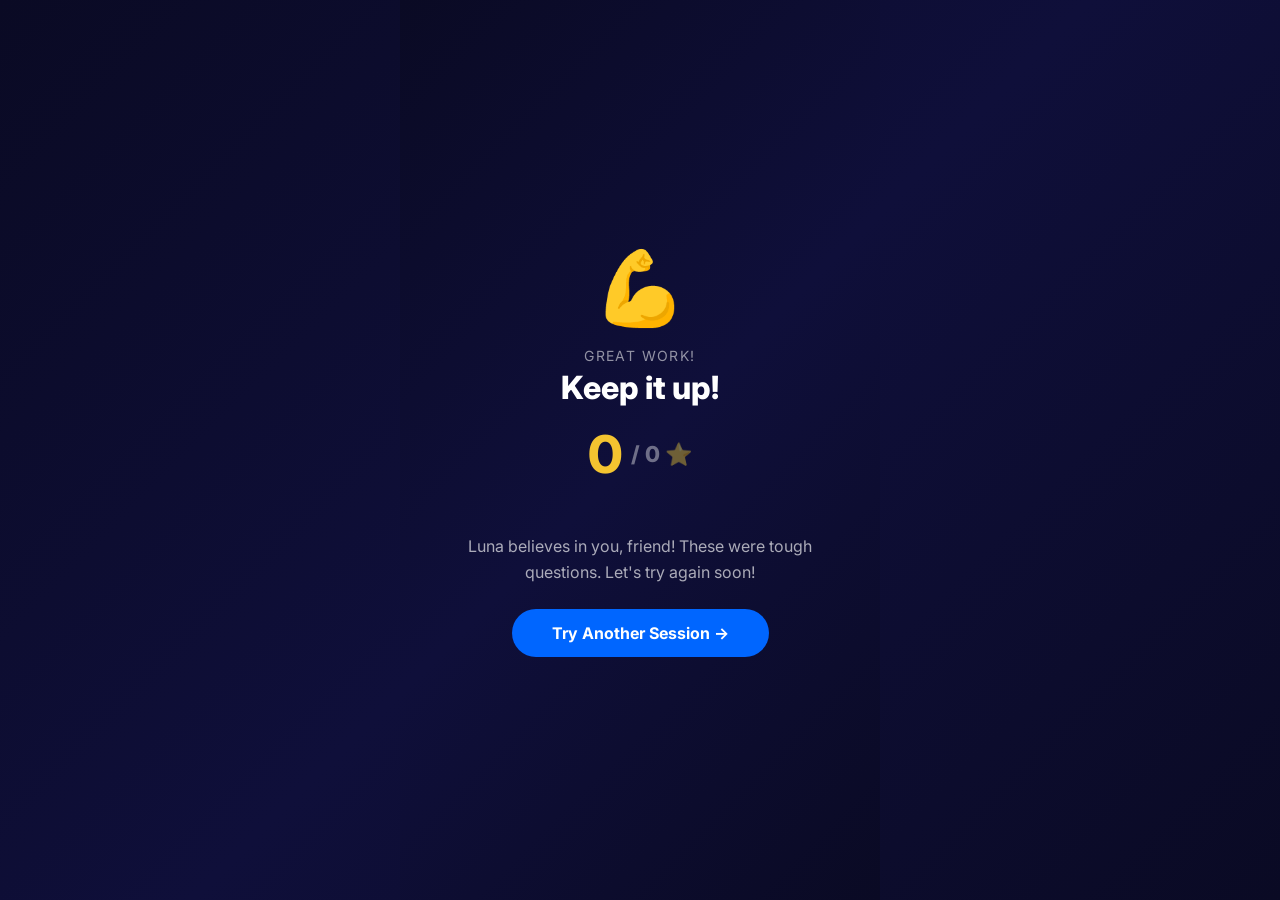
<file: mt-review/results.html>
<!DOCTYPE html>
<html lang="en">
<head>
  <meta charset="UTF-8">
  <meta name="viewport" content="width=device-width, initial-scale=1.0">
  <title>Luna's Review — Results</title>
  <link rel="preconnect" href="https://fonts.googleapis.com">
  <link rel="preconnect" href="https://fonts.gstatic.com" crossorigin>
  <link href="https://fonts.googleapis.com/css2?family=Inter:wght@400;600;700;800&display=swap" rel="stylesheet">
  <link rel="stylesheet" href="styles/tokens.css">
  <style>
    *, *::before, *::after { box-sizing: border-box; margin: 0; padding: 0; }
    html, body {
      height: 100%;
      font-family: var(--font-base);
      background: linear-gradient(135deg, #0a0a24 0%, #0f0f3a 50%, #0a0a24 100%);
      color: #fff;
      display: flex;
      align-items: center;
      justify-content: center;
      overflow: hidden;
    }
    canvas#confetti-canvas {
      position: fixed; inset: 0;
      pointer-events: none; z-index: 1;
    }
    .results-card {
      position: relative;
      z-index: 2;
      text-align: center;
      padding: var(--sp-xl);
      max-width: 480px;
      width: 100%;
      animation: popIn 0.6s cubic-bezier(0.34, 1.56, 0.64, 1) both;
    }
    @keyframes popIn {
      from { opacity: 0; transform: scale(0.7); }
      to   { opacity: 1; transform: scale(1); }
    }
    .emoji-big {
      font-size: 72px;
      margin-bottom: var(--sp-md);
      display: block;
      animation: bounce 0.8s ease 0.3s both;
    }
    @keyframes bounce {
      0%   { transform: scale(0) rotate(-15deg); }
      70%  { transform: scale(1.2) rotate(5deg); }
      100% { transform: scale(1) rotate(0deg); }
    }
    .student-name {
      font-size: 14px;
      color: rgba(255,255,255,0.55);
      text-transform: uppercase;
      letter-spacing: 0.1em;
      margin-bottom: 4px;
    }
    h1 {
      font-size: 32px;
      font-weight: 800;
      margin-bottom: var(--sp-sm);
    }
    .total-score {
      font-size: 52px;
      font-weight: 800;
      color: var(--star);
      margin: var(--sp-md) 0;
      display: flex;
      align-items: center;
      justify-content: center;
      gap: 8px;
    }
    .stars-label { font-size: 22px; color: rgba(255,255,255,0.4); }

    /* Per-question breakdown */
    .breakdown {
      display: flex;
      flex-direction: column;
      gap: 8px;
      margin: var(--sp-lg) 0;
    }
    .breakdown-row {
      display: flex;
      align-items: center;
      gap: var(--sp-sm);
      background: rgba(255,255,255,0.07);
      border-radius: var(--r-md);
      padding: 10px var(--sp-md);
      text-align: left;
    }
    .breakdown-row .q-num {
      font-size: 12px;
      font-weight: 700;
      color: rgba(255,255,255,0.45);
      text-transform: uppercase;
      letter-spacing: 0.06em;
      min-width: 28px;
    }
    .breakdown-row .concept-label {
      flex: 1;
      font-size: 14px;
      color: rgba(255,255,255,0.8);
    }
    .breakdown-row .score-stars {
      font-size: 16px;
      letter-spacing: 2px;
    }

    .message {
      font-size: 16px;
      color: rgba(255,255,255,0.65);
      line-height: 1.6;
      margin-bottom: var(--sp-lg);
    }
    .btn-again {
      display: inline-block;
      padding: 14px var(--sp-xl);
      background: var(--poly-blue);
      color: #fff;
      font-size: 16px;
      font-weight: 700;
      border-radius: var(--r-pill);
      text-decoration: none;
      transition: background 0.2s, transform 0.1s;
      border: none;
      cursor: pointer;
    }
    .btn-again:hover { background: var(--poly-blue-dark); transform: scale(1.03); }
  </style>
</head>
<body>

<canvas id="confetti-canvas"></canvas>

<div class="results-card">
  <span class="emoji-big" id="result-emoji">⭐</span>
  <div class="student-name" id="student-name-label">Great work!</div>
  <h1 id="result-heading">Session Complete!</h1>

  <div class="total-score">
    <span id="total-stars-count">0</span>
    <span class="stars-label">/ <span id="max-stars">0</span> ⭐</span>
  </div>

  <div class="breakdown" id="breakdown"></div>

  <p class="message" id="result-message">Luna is proud of you! Keep practicing and you'll do even better next time.</p>

  <a class="btn-again" href="index.html">Try Another Session →</a>
</div>

<link rel="stylesheet" href="styles/tokens.css">
<script src="js/utils.js"></script>
<script>
  (function buildResults() {
    const scores    = JSON.parse(sessionStorage.getItem('mt_scores') || '[]');
    const student   = JSON.parse(sessionStorage.getItem('mt_student') || '{}');
    const session   = JSON.parse(sessionStorage.getItem('mt_session') || '{}');
    const wrongs    = session.wrongAnswers || [];

    const total    = scores.reduce((a, b) => a + (b || 0), 0);
    const maxTotal = scores.length * 3;
    const pct      = maxTotal > 0 ? total / maxTotal : 0;

    // Heading + emoji
    let emoji = '⭐', heading = 'Session Complete!', msg;
    if (pct >= 0.9)       { emoji = '🏆'; heading = 'Amazing work!'; msg = `You got almost everything right on the first try, ${student.name || 'Superstar'}! Luna is super impressed!`; }
    else if (pct >= 0.67) { emoji = '🌟'; heading = 'Well done!';    msg = `Great effort, ${student.name || 'friend'}! You really thought hard and worked through those tough questions.`; }
    else if (pct >= 0.4)  { emoji = '👍'; heading = 'Good try!';     msg = `You kept going even when it was hard, ${student.name || 'friend'}! Practice makes perfect — you're getting there!`; }
    else                   { emoji = '💪'; heading = 'Keep it up!';   msg = `Luna believes in you, ${student.name || 'friend'}! These were tough questions. Let's try again soon!`; }

    document.getElementById('result-emoji').textContent  = emoji;
    document.getElementById('result-heading').textContent = heading;
    document.getElementById('result-message').textContent = msg;
    document.getElementById('total-stars-count').textContent = total;
    document.getElementById('max-stars').textContent = maxTotal;

    if (student.name) {
      document.getElementById('student-name-label').textContent = student.name + ' · POLY';
    }

    // Breakdown rows
    const breakdown = document.getElementById('breakdown');
    scores.forEach((score, i) => {
      const item    = wrongs[i] || {};
      const stars   = score || 0;
      const row     = document.createElement('div');
      row.className = 'breakdown-row';
      const starStr = '⭐'.repeat(stars) + '☆'.repeat(3 - stars);
      row.innerHTML = `
        <span class="q-num">Q${i + 1}</span>
        <span class="concept-label">${item.concept || 'reading'} — Q${item.questionNumber || (i+1)}</span>
        <span class="score-stars">${starStr}</span>
      `;
      breakdown.appendChild(row);
    });

    // Confetti on good score
    if (pct >= 0.67) {
      const canvas = document.getElementById('confetti-canvas');
      canvas.width  = window.innerWidth;
      canvas.height = window.innerHeight;
      setTimeout(() => Utils.confettiBurst(canvas), 400);
    }
  })();
</script>
</body>
</html>
</file>
<file: mt-review/styles/tokens.css>
:root {
  /* POLY Brand */
  --poly-blue: #0066FF;
  --poly-blue-dark: #0050CC;

  /* Neutral */
  --white: #FFFFFF;
  --gray-50: #F8F9FA;
  --gray-100: #F1F3F5;
  --gray-200: #E9ECEF;
  --gray-400: #868E96;
  --gray-600: #495057;
  --gray-800: #212529;

  /* Status */
  --success: #2ECC71;
  --success-bg: rgba(46,204,113,0.15);
  --error: #E74C3C;
  --warning: #F39C12;
  --star: #F4C430;

  /* Overlay */
  --overlay-dark: rgba(0,0,0,0.55);
  --overlay-card: rgba(255,255,255,0.92);
  --overlay-card-dark: rgba(20,20,30,0.72);

  /* Typography */
  --font-base: 'Pretendard', 'Inter', -apple-system, BlinkMacSystemFont, sans-serif;
  --font-en: 'Inter', -apple-system, BlinkMacSystemFont, sans-serif;

  /* Spacing */
  --sp-xs: 4px;
  --sp-sm: 8px;
  --sp-md: 16px;
  --sp-lg: 24px;
  --sp-xl: 40px;

  /* Radius */
  --r-sm: 8px;
  --r-md: 16px;
  --r-lg: 24px;
  --r-pill: 999px;

  /* Shadow */
  --shadow-card: 0 8px 32px rgba(0,0,0,0.18);
  --shadow-glow: 0 0 24px rgba(0,102,255,0.35);
}
</file>
